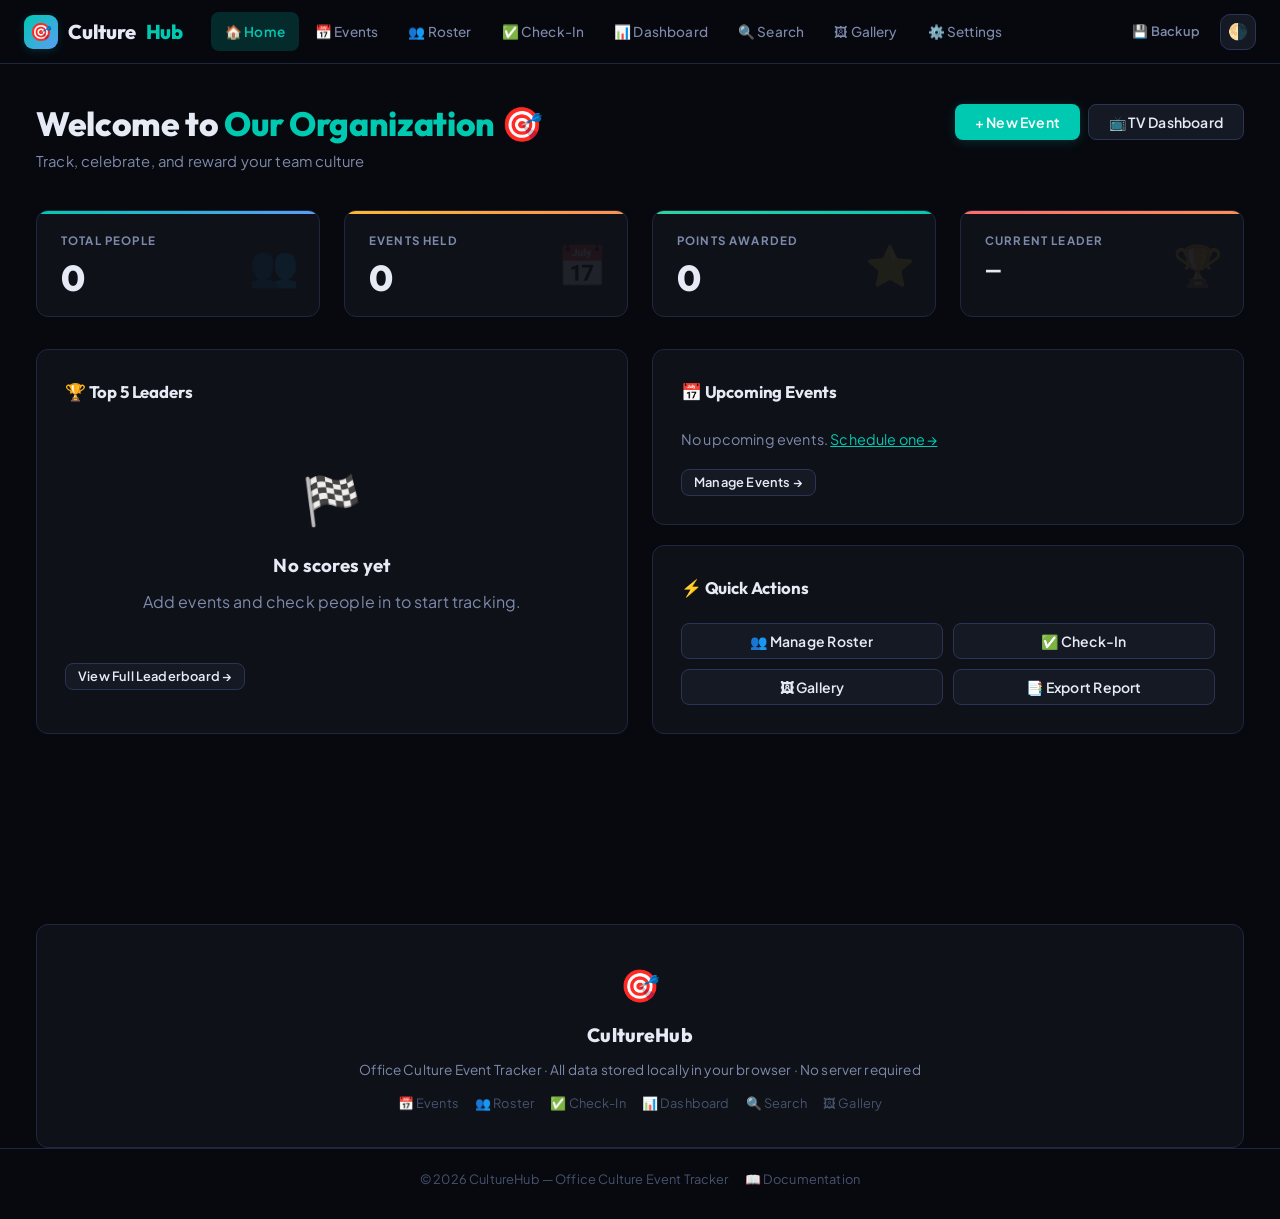
<file: index.html>
<!DOCTYPE html>
<html lang="en">
<head>
<script>(function(){var t=localStorage.getItem("culturehub_theme")||"dark";var a=localStorage.getItem("culturehub_accent")||"teal";if(a==="rose")a="red";document.documentElement.setAttribute("data-theme",t);document.documentElement.setAttribute("data-accent",a);})();</script>
<meta charset="UTF-8"/>
<meta name="viewport" content="width=device-width, initial-scale=1.0"/>
<title>CultureHub — Home</title>
<link rel="stylesheet" href="style.css"/>
</head>
<body>
<div id="nav-root"></div>

<main class="page" id="root"></main>
<div id="about-root"></div>
<div id="footer-root"></div>

<script src="data.js"></script>
<script src="utils.js"></script>
<script>
document.getElementById('nav-root').innerHTML = navHTML();
document.getElementById('about-root').innerHTML = aboutCardHTML();
document.getElementById('footer-root').innerHTML = footerHTML();
setActiveNav();

function render() {
  const events = CH.getEvents();
  const people = CH.getPeople();
  const lb = CH.getLeaderboard();
  const s = CH.getSettings();

  const upcoming = events.filter(e => isUpcoming(e.date)).sort((a,b) => a.date > b.date ? 1 : -1);
  const recent = events.filter(e => !isUpcoming(e.date)).sort((a,b) => a.date < b.date ? 1 : -1).slice(0,3);
  const totalPts = lb.reduce((s,e) => s + e.points, 0);
  const topPerson = lb[0];

  document.getElementById('root').innerHTML = `
    <div class="page-header">
      <div>
        <div class="page-title">Welcome to <span>${s.orgName || 'CultureHub'}</span> 🎯</div>
        <div class="page-subtitle">Track, celebrate, and reward your team culture</div>
      </div>
      <div class="flex gap-2">
        <a href="events.html" class="btn btn-primary">+ New Event</a>
        <a href="dashboard.html" class="btn btn-secondary">📺 TV Dashboard</a>
      </div>
    </div>

    <!-- Stats Row -->
    <div class="grid-4" style="margin-bottom:32px">
      <div class="stat-card accent">
        <div class="stat-label">Total People</div>
        <div class="stat-value">${people.length}</div>
        <div class="stat-icon">👥</div>
      </div>
      <div class="stat-card gold">
        <div class="stat-label">Events Held</div>
        <div class="stat-value">${events.length}</div>
        <div class="stat-icon">📅</div>
      </div>
      <div class="stat-card green">
        <div class="stat-label">Points Awarded</div>
        <div class="stat-value">${totalPts}</div>
        <div class="stat-icon">⭐</div>
      </div>
      <div class="stat-card red">
        <div class="stat-label">Current Leader</div>
        <div class="stat-value" style="font-size:1.2rem">${topPerson ? topPerson.person.name.split(' ')[0] : '—'}</div>
        <div class="stat-icon">🏆</div>
      </div>
    </div>

    <div class="grid-2" style="gap:24px">
      <!-- Top 5 -->
      <div class="card">
        <div class="card-title">🏆 Top 5 Leaders</div>
        ${lb.slice(0,5).length === 0 ? `
          <div class="empty-state" style="padding:30px">
            <span class="empty-icon">🏁</span>
            <h3>No scores yet</h3>
            <p>Add events and check people in to start tracking.</p>
          </div>` :
          lb.slice(0,5).map((e, i) => `
          <div style="display:flex;align-items:center;gap:12px;padding:10px 0;border-bottom:1px solid var(--border)">
            <span style="font-weight:800;font-size:1.1rem;width:28px;text-align:center;${i<3?`color:${['#f5c842','#c0c0c0','#cd7f32'][i]}`:'color:var(--text3)'}">
              ${['🥇','🥈','🥉'][i] || `#${i+1}`}
            </span>
            ${avatarEl(e.person.name,'avatar-sm')}
            <div style="flex:1">
              <div style="font-weight:600;font-size:0.9rem">${e.person.name}</div>
              <div style="font-size:0.75rem;color:var(--text2)">${e.person.team || 'No team'}</div>
            </div>
            <div style="text-align:right">
              <div style="font-weight:800;color:var(--accent)">${e.points} pts</div>
              <div style="font-size:0.7rem;color:var(--text3)">${e.events} events</div>
            </div>
            <div style="width:80px"><div class="progress-bar"><div class="progress-fill" style="width:${lb[0]&&lb[0].points>0?Math.round(e.points/lb[0].points*100):0}%"></div></div></div>
          </div>`).join('')
        }
        <div style="margin-top:16px"><a href="dashboard.html" class="btn btn-secondary btn-sm">View Full Leaderboard →</a></div>
      </div>

      <!-- Upcoming Events -->
      <div>
        <div class="card" style="margin-bottom:20px">
          <div class="card-title">📅 Upcoming Events</div>
          ${upcoming.length === 0 ?
            `<p style="color:var(--text2);font-size:0.9rem">No upcoming events. <a href="events.html" style="color:var(--accent)">Schedule one →</a></p>` :
            upcoming.slice(0,4).map(ev => `
            <div style="display:flex;align-items:center;gap:12px;padding:10px 0;border-bottom:1px solid var(--border)">
              <div style="width:44px;height:44px;border-radius:10px;background:var(--bg3);border:1px solid var(--border2);display:flex;flex-direction:column;align-items:center;justify-content:center;flex-shrink:0">
                <span style="font-size:0.65rem;color:var(--text3);text-transform:uppercase">${ev.date?new Date(ev.date+'T12:00:00').toLocaleString('en',{month:'short'}):'—'}</span>
                <span style="font-weight:800;font-size:1rem;line-height:1">${ev.date?new Date(ev.date+'T12:00:00').getDate():'—'}</span>
              </div>
              <div style="flex:1">
                <div style="font-weight:600;font-size:0.9rem">${ev.title}</div>
                <div style="font-size:0.75rem;color:var(--text2)">${ev.location||'No location'}</div>
              </div>
              ${eventTypeBadge(ev.type)}
            </div>`).join('')
          }
          <div style="margin-top:16px"><a href="events.html" class="btn btn-secondary btn-sm">Manage Events →</a></div>
        </div>

        <!-- Quick Actions -->
        <div class="card">
          <div class="card-title">⚡ Quick Actions</div>
          <div style="display:grid;grid-template-columns:1fr 1fr;gap:10px">
            <a href="roster.html" class="btn btn-secondary" style="justify-content:center">👥 Manage Roster</a>
            <a href="checkin.html" class="btn btn-secondary" style="justify-content:center">✅ Check-In</a>
            <a href="gallery.html" class="btn btn-secondary" style="justify-content:center">🖼 Gallery</a>
            <button class="btn btn-secondary" onclick="generateReport('overview')" style="width:100%;justify-content:center">📑 Export Report</button>
          </div>
        </div>
      </div>
    </div>

    <!-- Recent Events -->
    ${recent.length > 0 ? `
    <div class="card" style="margin-top:24px">
      <div class="card-title">🕐 Recent Events</div>
      <div class="table-wrap">
        <table>
          <thead><tr><th>Event</th><th>Date</th><th>Type</th><th>Attendees</th><th>Points Given</th><th></th></tr></thead>
          <tbody>
            ${recent.map(ev => {
              const attended = ev.attendees.filter(a=>a.checkedIn);
              const pts = attended.reduce((s,a)=>s+a.points,0);
              return `<tr>
                <td><span style="font-weight:600">${ev.title}</span></td>
                <td>${fmtDate(ev.date)}</td>
                <td>${eventTypeBadge(ev.type)}</td>
                <td>${attended.length}</td>
                <td><span style="color:var(--accent);font-weight:700">${pts}</span></td>
                <td><a href="checkin.html?event=${ev.id}" class="btn btn-sm btn-ghost">Details →</a></td>
              </tr>`;
            }).join('')}
          </tbody>
        </table>
      </div>
    </div>` : ''}
  `;
}

window.addEventListener('culturehub:updated', render);
render();
</script>
</body>
</html>
</file>
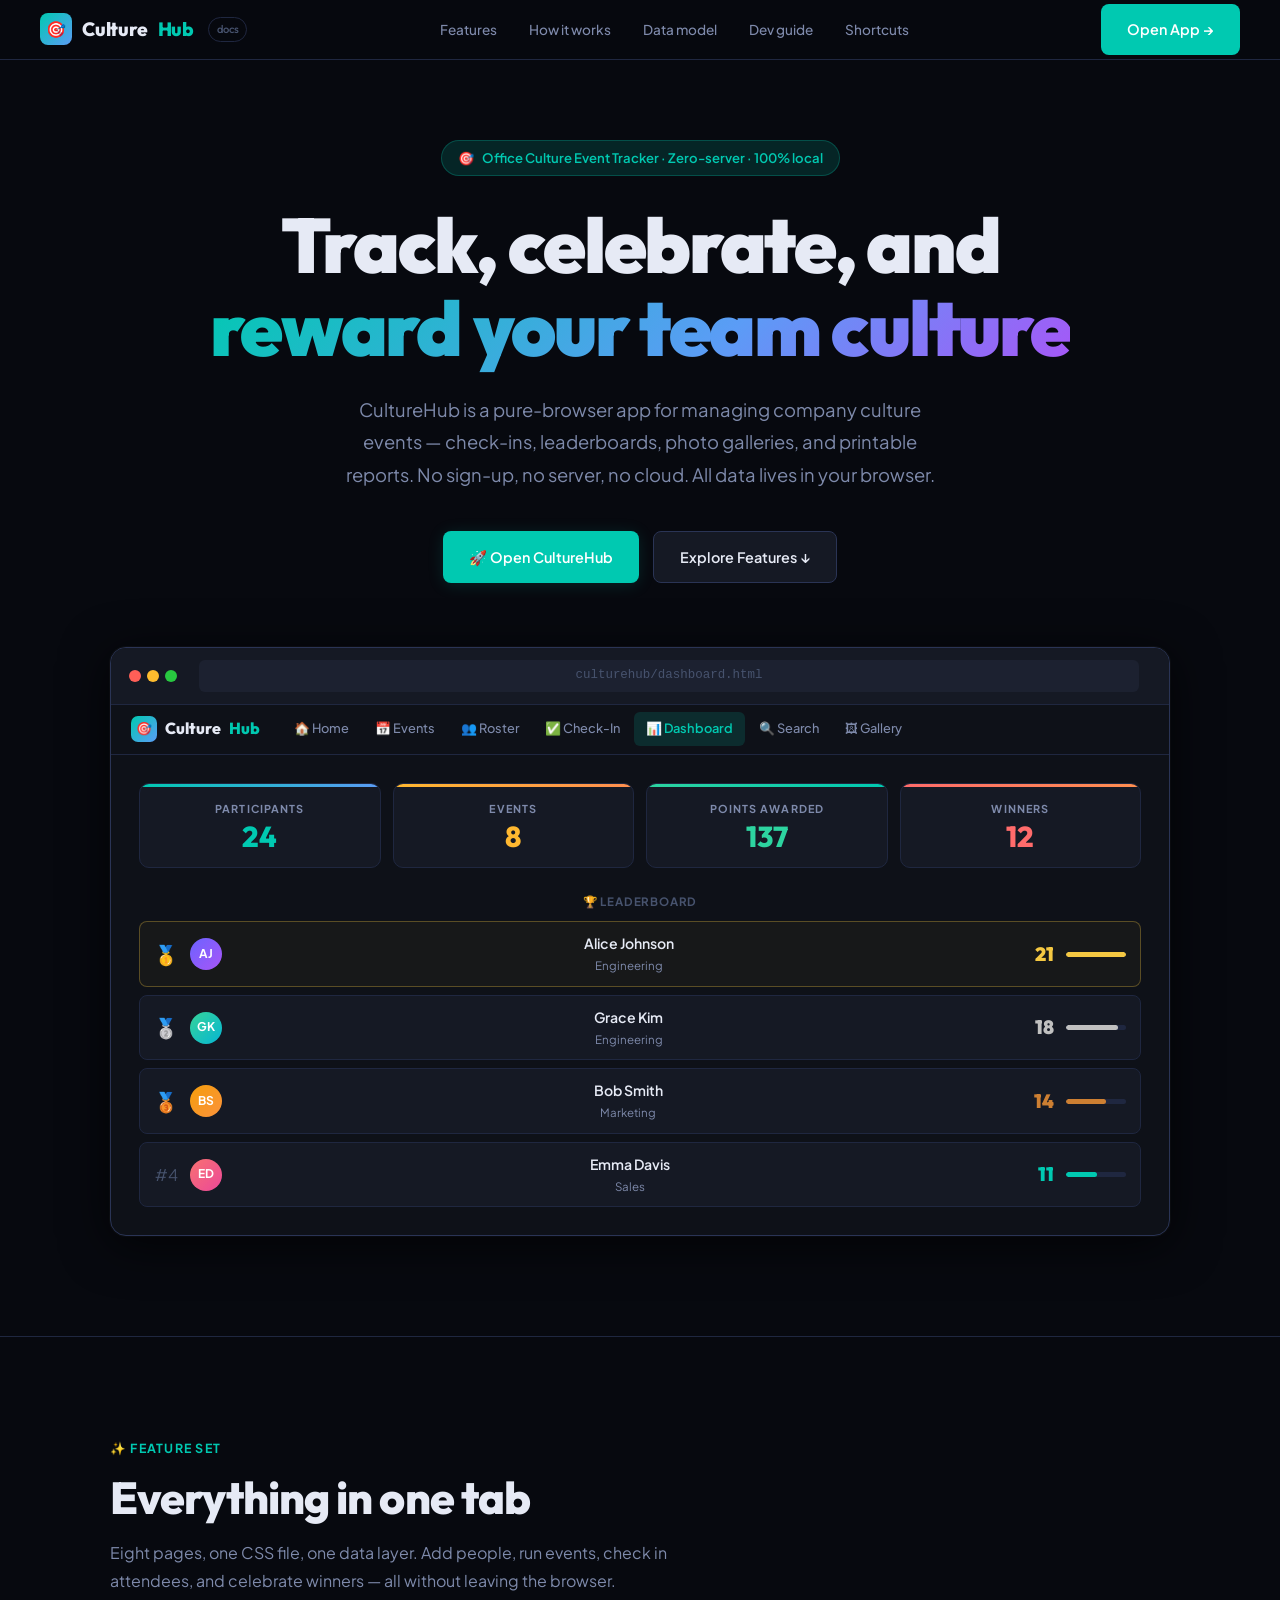
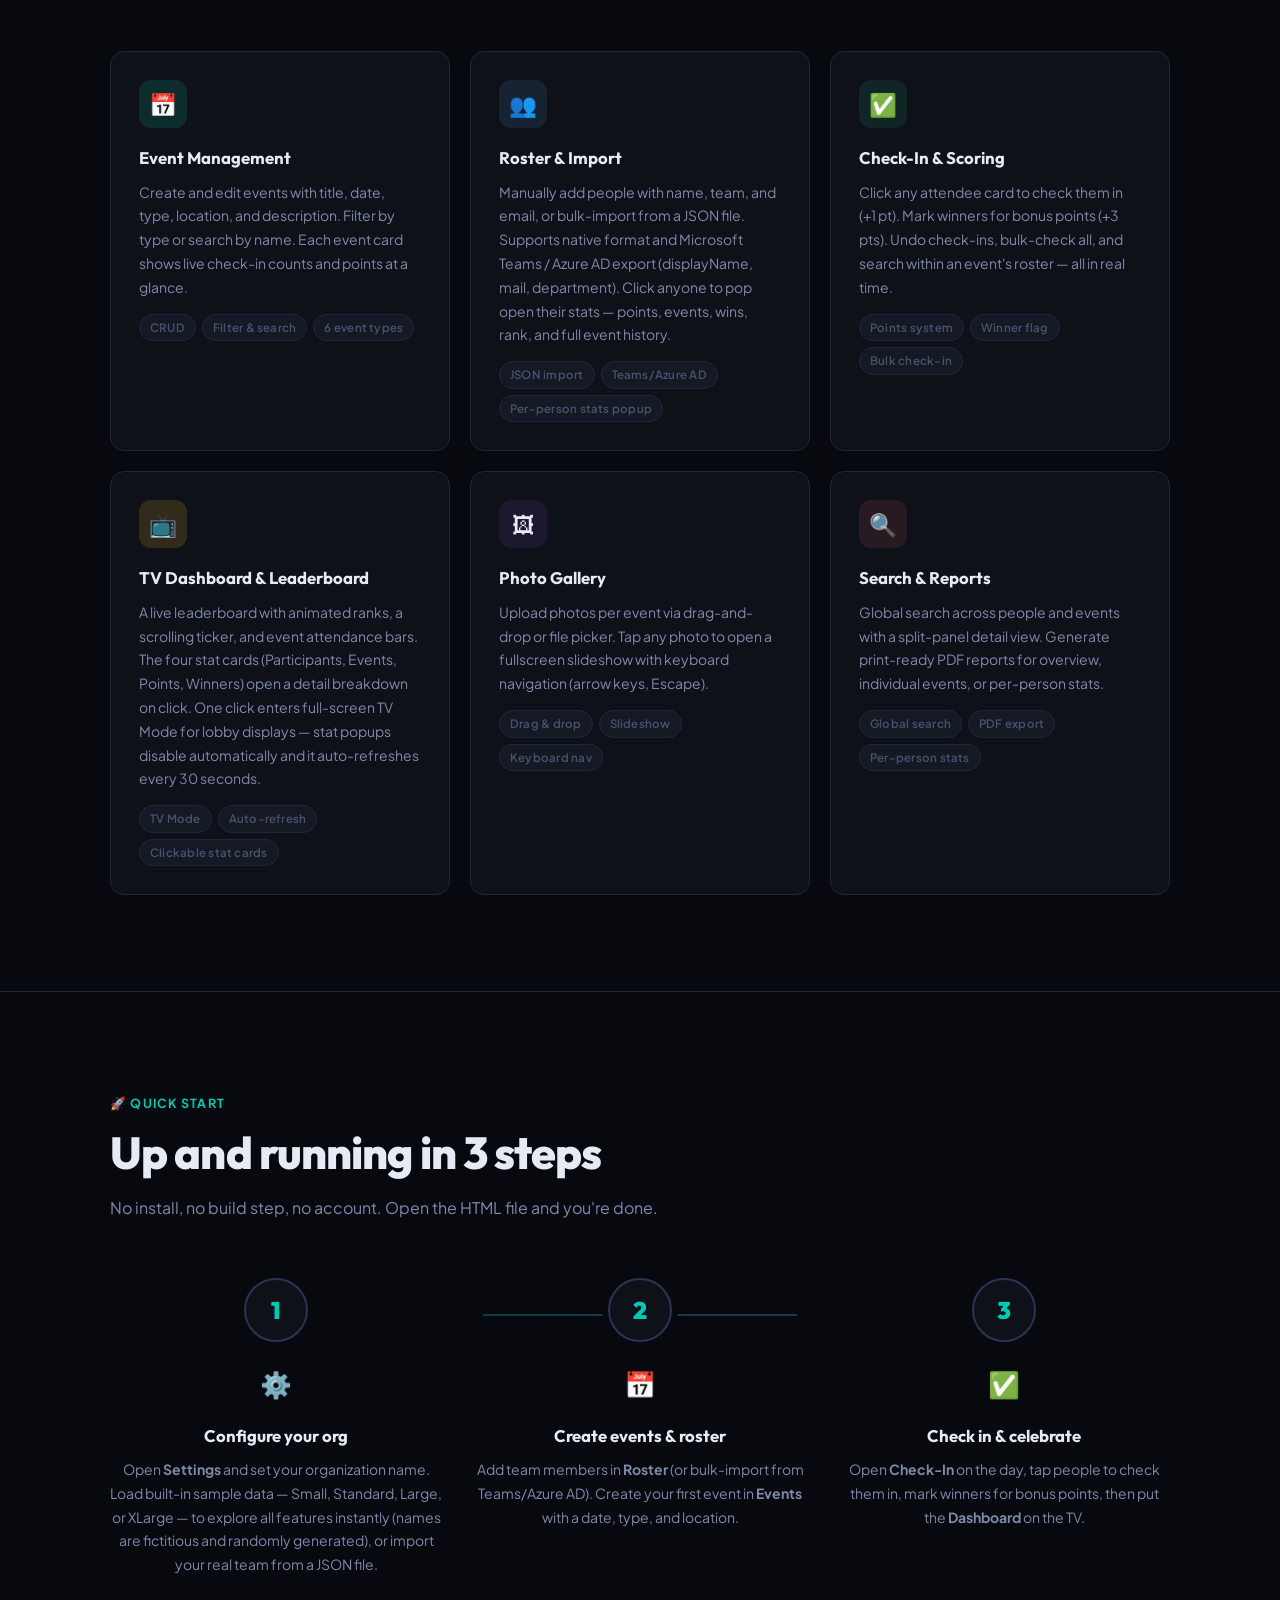
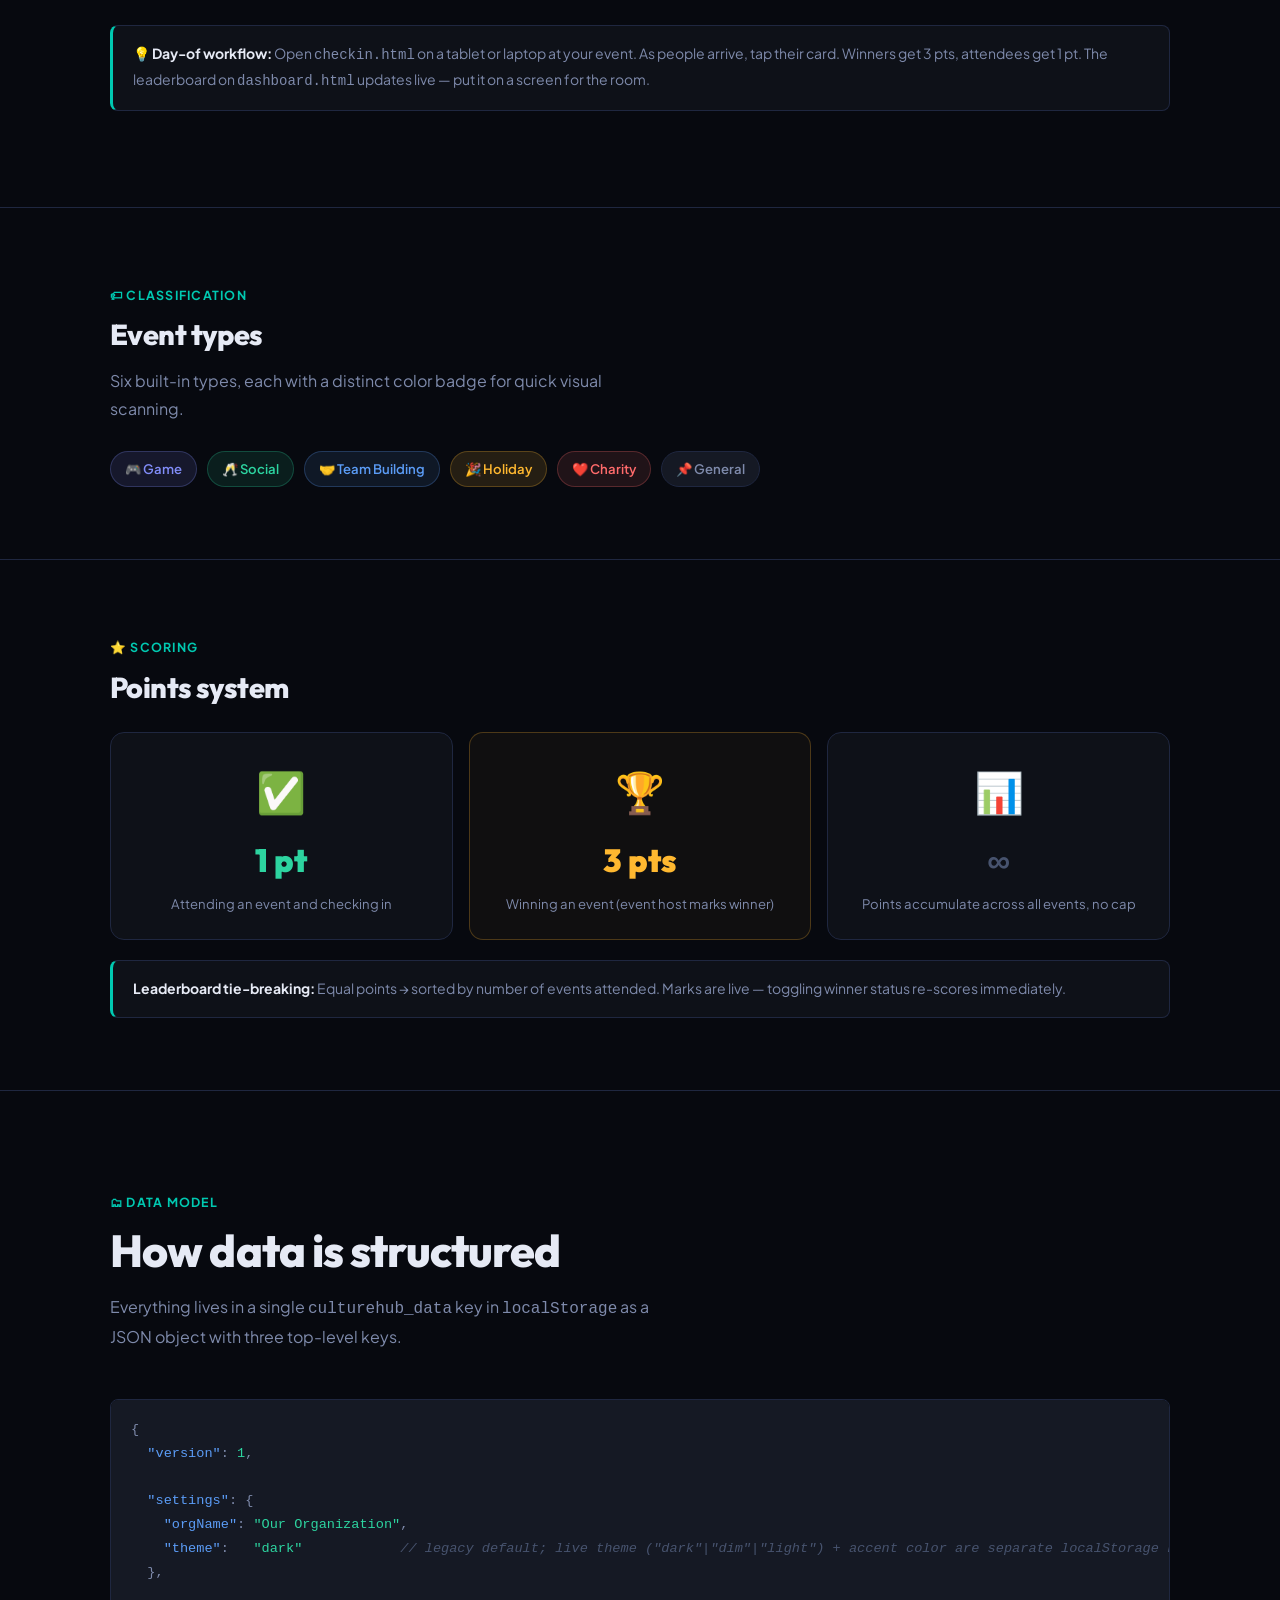
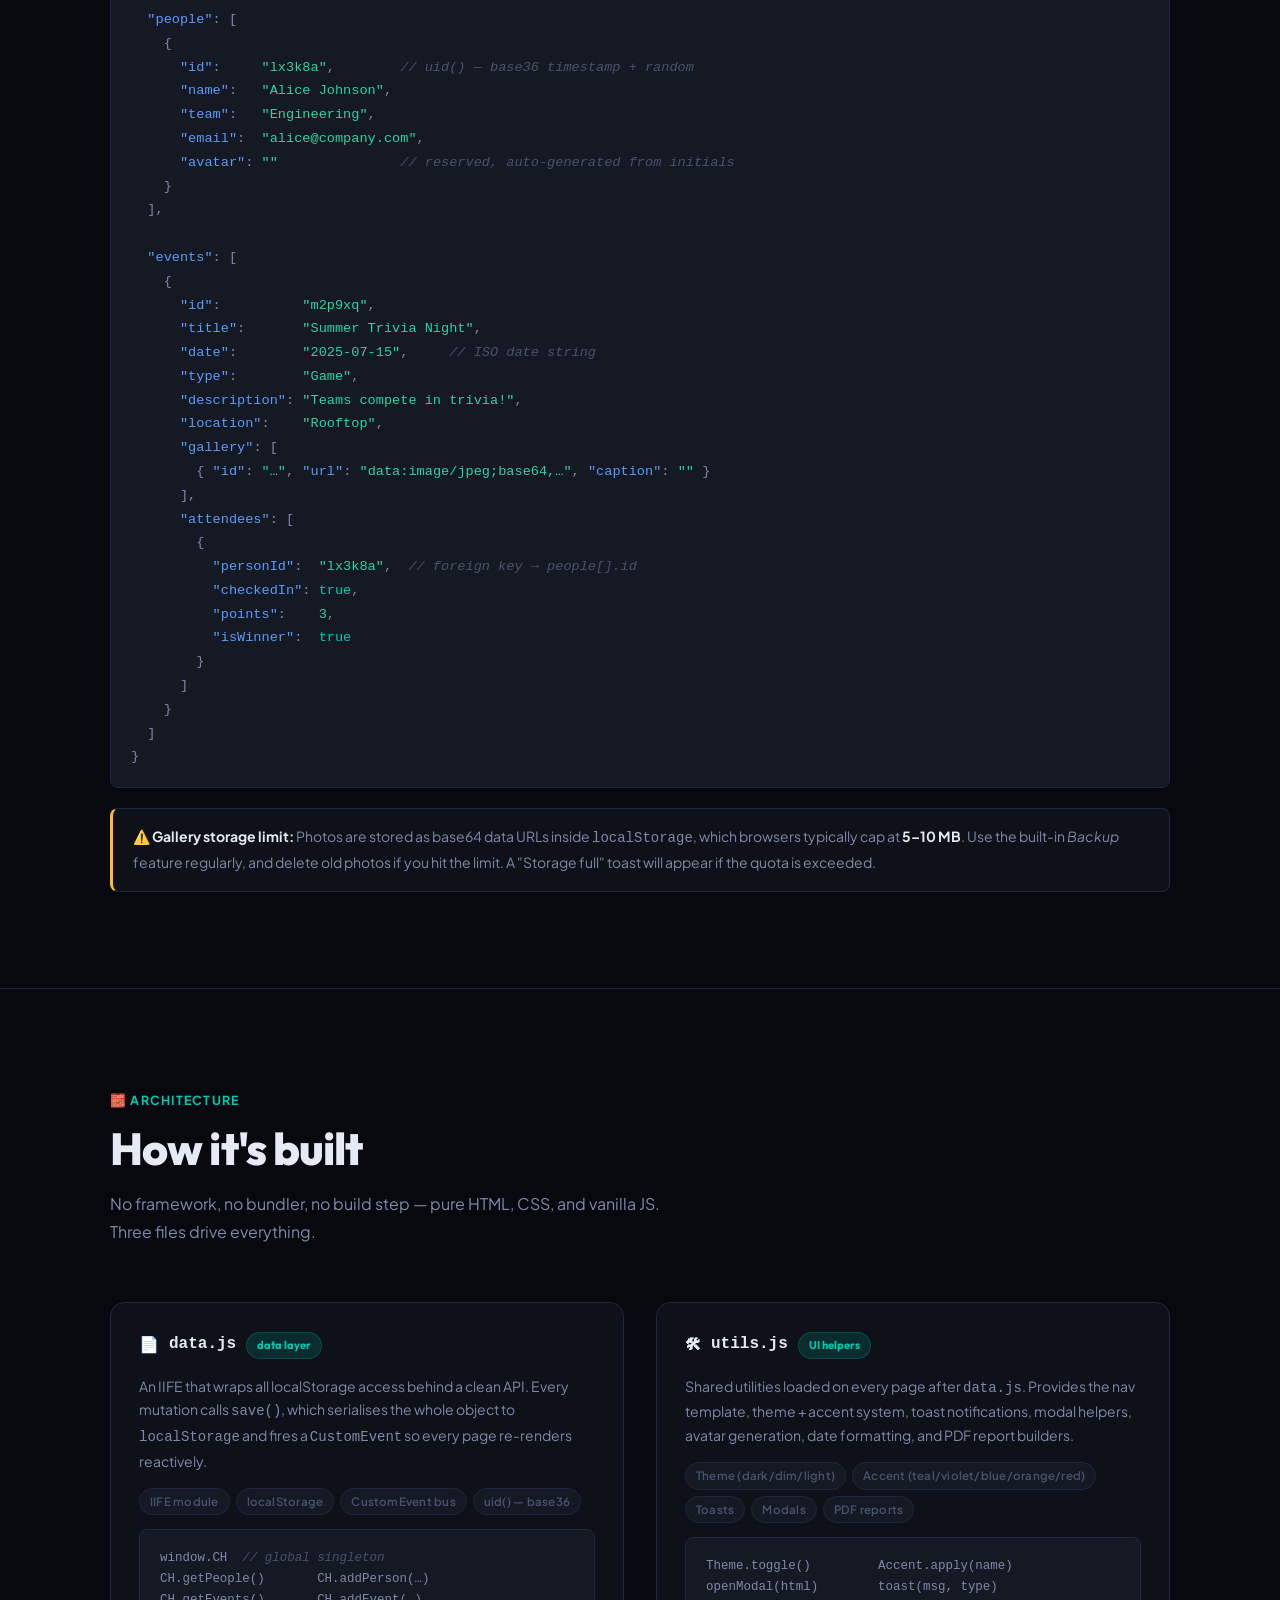
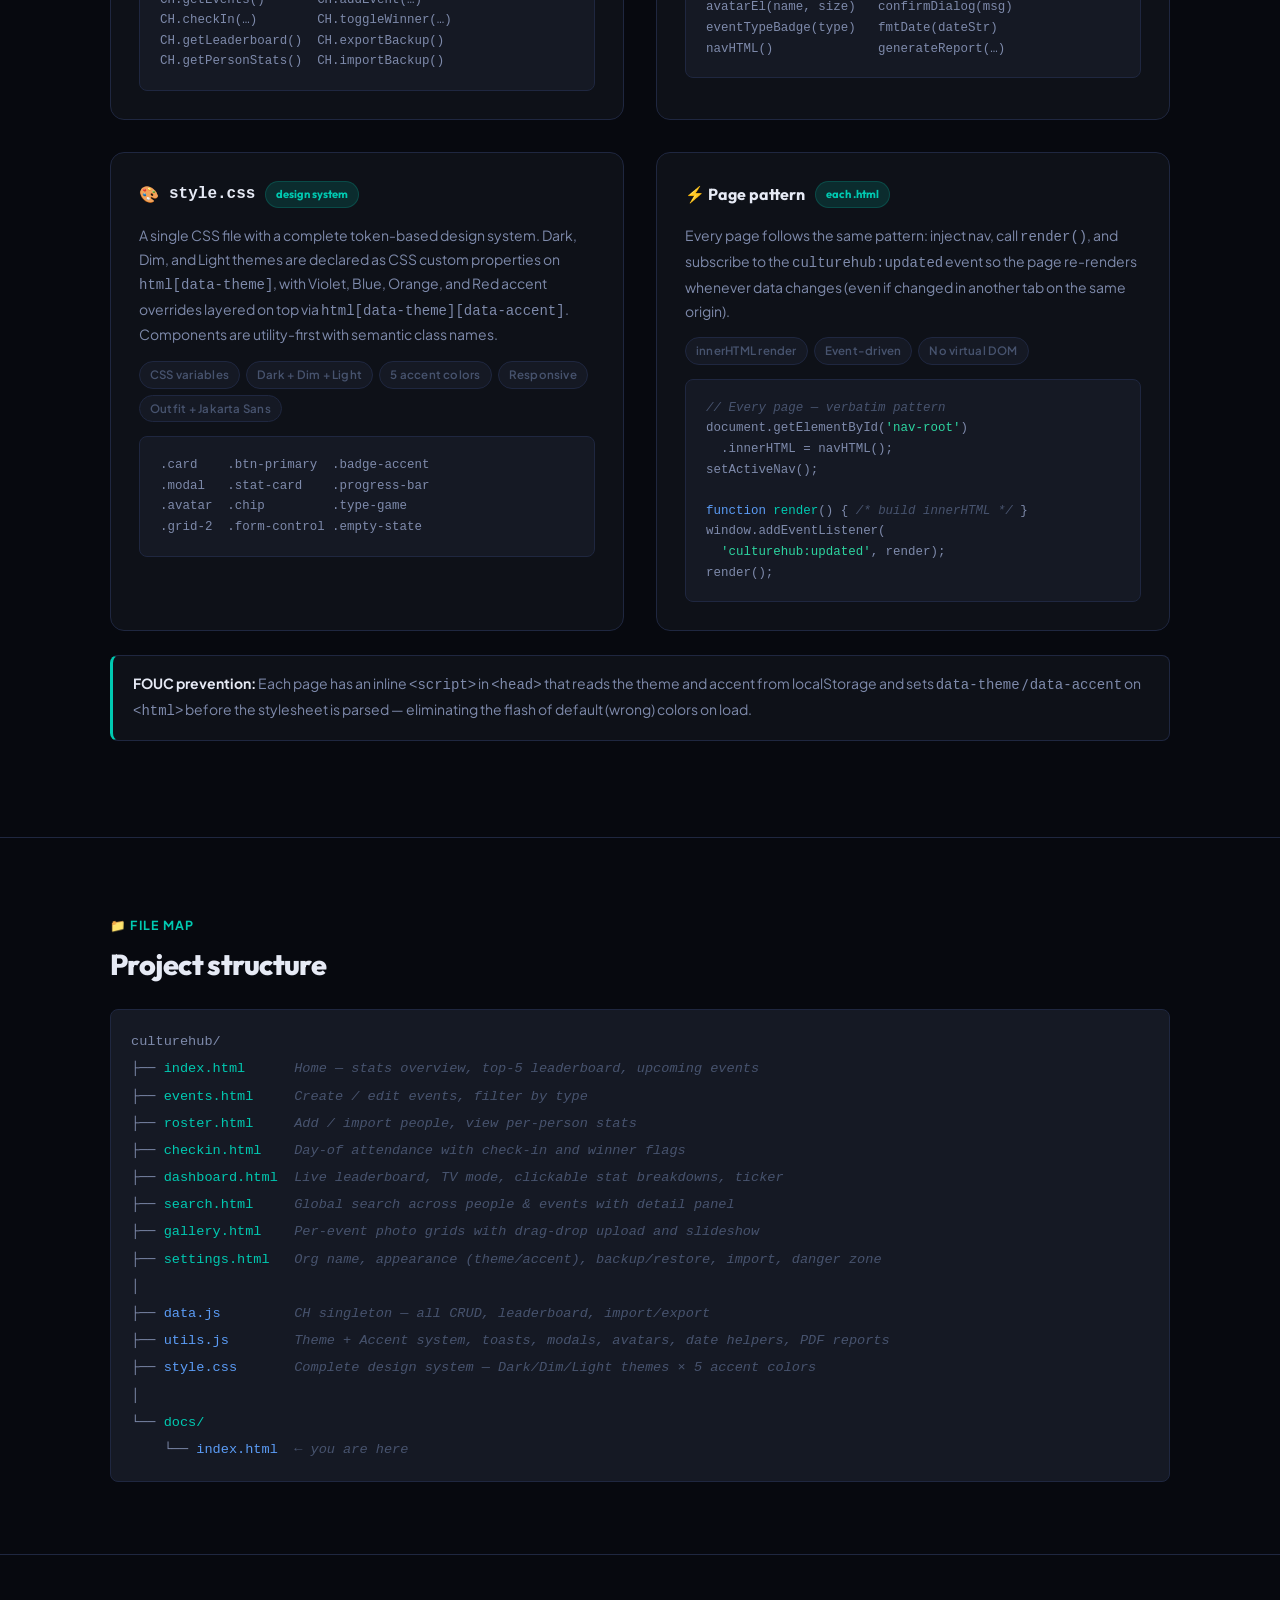
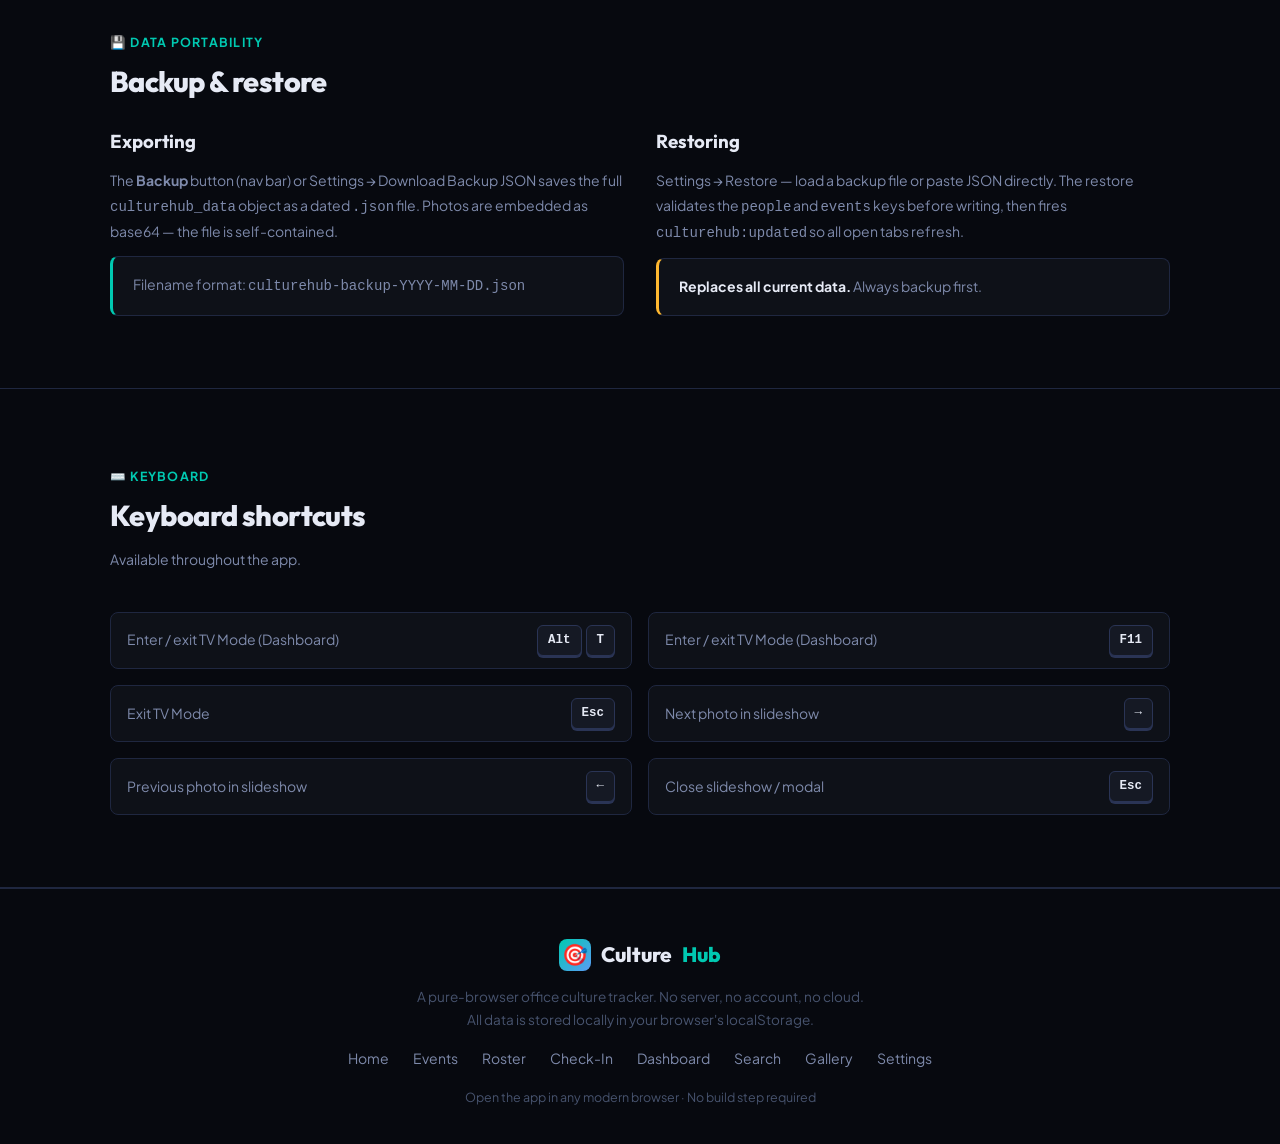
<file: docs/index.html>
<!DOCTYPE html>
<html lang="en">
<head>
<meta charset="UTF-8"/>
<meta name="viewport" content="width=device-width, initial-scale=1.0"/>
<title>CultureHub — Documentation & Overview</title>
<link rel="preconnect" href="https://fonts.googleapis.com"/>
<link rel="preconnect" href="https://fonts.gstatic.com" crossorigin/>
<link href="https://fonts.googleapis.com/css2?family=Outfit:wght@300;400;500;600;700;800;900&family=Plus+Jakarta+Sans:ital,wght@0,300;0,400;0,500;0,600;0,700;0,800;1,400&display=swap" rel="stylesheet"/>
<style>
/* ─── Tokens ────────────────────────────────────────────────── */
:root {
  --bg:       #07090f;
  --bg2:      #0e1118;
  --bg3:      #151924;
  --bg4:      #1c2130;
  --border:   #1f2740;
  --border2:  #2a3455;
  --text:     #e6eaf5;
  --text2:    #7e8aab;
  --text3:    #47536e;
  --accent:   #00c9b1;
  --accent2:  #33d8c3;
  --accent-glow: rgba(0,201,177,0.15);
  --gold:     #ffb830;
  --gold-glow:rgba(255,184,48,0.15);
  --blue:     #5b9cf6;
  --coral:    #ff6b6b;
  --green:    #2dd4a0;
  --purple:   #a855f7;
  --radius:   14px;
  --radius-sm:8px;
  --font-d:   'Outfit', sans-serif;
  --font-b:   'Plus Jakarta Sans', sans-serif;
  --nav-h:    60px;
  --shadow:   0 4px 24px rgba(0,0,0,0.5);
  --shadow-lg:0 8px 48px rgba(0,0,0,0.7);
  color-scheme: dark;
}
*, *::before, *::after { box-sizing: border-box; margin: 0; padding: 0; }
html { scroll-behavior: smooth; font-size: 16px; }
body {
  font-family: var(--font-b);
  background: var(--bg);
  color: var(--text);
  line-height: 1.7;
  -webkit-font-smoothing: antialiased;
}
a { color: var(--accent); text-decoration: none; }
a:hover { text-decoration: underline; }
::-webkit-scrollbar { width: 5px; }
::-webkit-scrollbar-track { background: var(--bg2); }
::-webkit-scrollbar-thumb { background: var(--border2); border-radius: 99px; }

/* ─── Nav ───────────────────────────────────────────────────── */
.nav {
  position: fixed; top: 0; left: 0; right: 0; z-index: 100;
  height: var(--nav-h);
  display: flex; align-items: center; justify-content: space-between;
  padding: 0 40px;
  background: rgba(7,9,15,0.88);
  backdrop-filter: blur(20px);
  -webkit-backdrop-filter: blur(20px);
  border-bottom: 1px solid var(--border);
}
.nav-logo {
  display: flex; align-items: center; gap: 10px;
  font-family: var(--font-d); font-size: 1.2rem; font-weight: 800;
  color: var(--text); letter-spacing: -0.01em;
}
.nav-logo .icon {
  width: 32px; height: 32px; border-radius: 8px;
  background: linear-gradient(135deg, var(--accent), var(--blue));
  display: flex; align-items: center; justify-content: center;
  font-size: 1rem;
}
.nav-logo span { color: var(--accent); }
.nav-links { display: flex; gap: 4px; }
.nav-links a {
  padding: 7px 14px; border-radius: 8px;
  font-size: 0.85rem; font-weight: 500; color: var(--text2);
  transition: all 0.15s;
}
.nav-links a:hover { color: var(--text); background: var(--bg3); text-decoration: none; }
.nav-cta {
  background: var(--accent); color: #fff !important;
  padding: 8px 18px; border-radius: 8px;
  font-weight: 600; font-size: 0.85rem;
  transition: all 0.15s;
}
.nav-cta:hover { background: var(--accent2) !important; transform: translateY(-1px); text-decoration: none !important; }

/* ─── Layout ────────────────────────────────────────────────── */
.section {
  max-width: 1140px; margin: 0 auto;
  padding: 96px 40px;
}
.section-sm { padding: 72px 40px; }

/* ─── Hero ──────────────────────────────────────────────────── */
.hero {
  padding: calc(var(--nav-h) + 80px) 40px 100px;
  max-width: 1140px; margin: 0 auto;
  text-align: center;
}
.hero-badge {
  display: inline-flex; align-items: center; gap: 8px;
  padding: 6px 16px; border-radius: 99px;
  background: var(--accent-glow); border: 1px solid rgba(0,201,177,0.25);
  color: var(--accent); font-size: 0.82rem; font-weight: 600;
  margin-bottom: 28px;
}
.hero-title {
  font-family: var(--font-d);
  font-size: clamp(2.8rem, 6vw, 5rem);
  font-weight: 900; line-height: 1.08;
  letter-spacing: -0.03em;
  margin-bottom: 24px;
}
.hero-title .grad {
  background: linear-gradient(135deg, var(--accent), var(--blue) 60%, var(--purple));
  -webkit-background-clip: text; -webkit-text-fill-color: transparent;
  background-clip: text;
}
.hero-sub {
  font-size: 1.15rem; color: var(--text2); max-width: 600px;
  margin: 0 auto 40px; line-height: 1.75;
}
.hero-actions { display: flex; gap: 14px; justify-content: center; flex-wrap: wrap; }
.btn {
  display: inline-flex; align-items: center; gap: 8px;
  padding: 13px 26px; border-radius: var(--radius-sm);
  font-family: var(--font-b); font-size: 0.9rem; font-weight: 600;
  cursor: pointer; border: none; transition: all 0.16s;
  text-decoration: none; white-space: nowrap;
}
.btn-primary { background: var(--accent); color: #fff; box-shadow: 0 2px 16px var(--accent-glow); }
.btn-primary:hover { background: var(--accent2); transform: translateY(-1px); text-decoration: none; }
.btn-secondary {
  background: var(--bg3); color: var(--text);
  border: 1px solid var(--border2);
}
.btn-secondary:hover { background: var(--bg4); border-color: var(--accent); text-decoration: none; }

/* ─── Mock terminal / preview ───────────────────────────────── */
.hero-visual {
  margin-top: 64px; position: relative;
}
.mock-app {
  background: var(--bg2);
  border: 1px solid var(--border2);
  border-radius: 16px;
  overflow: hidden;
  box-shadow: var(--shadow-lg), 0 0 0 1px rgba(255,255,255,0.04);
}
.mock-titlebar {
  background: var(--bg3);
  border-bottom: 1px solid var(--border);
  padding: 12px 18px;
  display: flex; align-items: center; gap: 10px;
}
.mock-dots { display: flex; gap: 6px; }
.mock-dot {
  width: 12px; height: 12px; border-radius: 50%;
}
.mock-url {
  flex: 1; background: var(--bg4);
  border-radius: 6px; padding: 5px 14px;
  font-size: 0.78rem; color: var(--text3);
  font-family: monospace; margin: 0 12px;
}
.mock-nav-bar {
  background: var(--bg2);
  border-bottom: 1px solid var(--border);
  padding: 0 20px;
  display: flex; align-items: center; gap: 2px;
  height: 50px;
}
.mock-nav-logo {
  font-family: var(--font-d); font-weight: 800; font-size: 1rem;
  color: var(--text); margin-right: 20px;
  display: flex; align-items: center; gap: 8px;
}
.mock-nav-logo .li {
  width: 26px; height: 26px; border-radius: 7px;
  background: linear-gradient(135deg, var(--accent), var(--blue));
  display: flex; align-items: center; justify-content: center;
  font-size: 0.8rem;
}
.mock-nav-logo span { color: var(--accent); }
.mock-link {
  padding: 6px 12px; border-radius: 6px;
  font-size: 0.8rem; font-weight: 500; color: var(--text2);
  white-space: nowrap;
}
.mock-link.active { color: var(--accent); background: var(--accent-glow); font-weight: 600; }
.mock-body { padding: 28px; }

/* stat cards in mock */
.mock-stats { display: grid; grid-template-columns: repeat(4,1fr); gap: 12px; margin-bottom: 24px; }
.mock-stat {
  background: var(--bg3); border: 1px solid var(--border);
  border-radius: 10px; padding: 16px;
  position: relative; overflow: hidden;
}
.mock-stat::before {
  content: ''; position: absolute; top: 0; left: 0; right: 0; height: 3px;
  border-radius: 10px 10px 0 0;
}
.mock-stat.a::before { background: linear-gradient(90deg, var(--accent), var(--blue)); }
.mock-stat.b::before { background: linear-gradient(90deg, var(--gold), #ff8f50); }
.mock-stat.c::before { background: linear-gradient(90deg, var(--green), var(--accent)); }
.mock-stat.d::before { background: linear-gradient(90deg, var(--coral), #ff8f50); }
.mock-stat-label { font-size: 0.68rem; color: var(--text2); text-transform: uppercase; letter-spacing: 0.1em; font-weight: 700; margin-bottom: 4px; }
.mock-stat-val { font-family: var(--font-d); font-size: 1.8rem; font-weight: 800; line-height: 1; }
.mock-stat.a .mock-stat-val { color: var(--accent); }
.mock-stat.b .mock-stat-val { color: var(--gold); }
.mock-stat.c .mock-stat-val { color: var(--green); }
.mock-stat.d .mock-stat-val { color: var(--coral); }

/* leaderboard rows in mock */
.mock-lb { display: flex; flex-direction: column; gap: 8px; }
.mock-lb-row {
  display: flex; align-items: center; gap: 12px;
  background: var(--bg3); border: 1px solid var(--border);
  border-radius: 8px; padding: 10px 14px;
}
.mock-lb-row.gold { border-color: rgba(245,200,66,0.3); background: rgba(245,200,66,0.04); }
.mock-avatar {
  width: 32px; height: 32px; border-radius: 50%;
  display: flex; align-items: center; justify-content: center;
  font-size: 0.75rem; font-weight: 700; color: #fff;
  flex-shrink: 0;
}
.mock-lb-name { font-weight: 600; font-size: 0.88rem; flex: 1; }
.mock-lb-team { font-size: 0.72rem; color: var(--text2); }
.mock-lb-pts { font-family: var(--font-d); font-weight: 900; font-size: 1.2rem; }
.mock-bar-wrap { width: 60px; height: 5px; background: var(--border); border-radius: 99px; overflow: hidden; }
.mock-bar { height: 100%; border-radius: 99px; }

/* ─── Section labels ─────────────────────────────────────────── */
.section-label {
  display: inline-flex; align-items: center; gap: 8px;
  font-size: 0.78rem; font-weight: 700; letter-spacing: 0.1em;
  text-transform: uppercase; color: var(--accent);
  margin-bottom: 12px;
}
.section-title {
  font-family: var(--font-d);
  font-size: clamp(1.8rem, 3.5vw, 2.8rem);
  font-weight: 800; line-height: 1.15;
  letter-spacing: -0.02em; margin-bottom: 16px;
}
.section-sub { font-size: 1rem; color: var(--text2); max-width: 560px; line-height: 1.75; }

/* ─── Feature cards ─────────────────────────────────────────── */
.features-grid {
  display: grid;
  grid-template-columns: repeat(3, 1fr);
  gap: 20px; margin-top: 56px;
}
.feat-card {
  background: var(--bg2); border: 1px solid var(--border);
  border-radius: var(--radius); padding: 28px;
  transition: border-color 0.2s, transform 0.2s;
  position: relative; overflow: hidden;
}
.feat-card::before {
  content: ''; position: absolute; top: 0; left: 0; right: 0; height: 2px;
  background: var(--glow-color, var(--accent));
  opacity: 0; transition: opacity 0.2s;
}
.feat-card:hover { border-color: var(--border2); transform: translateY(-2px); }
.feat-card:hover::before { opacity: 1; }
.feat-icon {
  width: 48px; height: 48px; border-radius: 12px;
  display: flex; align-items: center; justify-content: center;
  font-size: 1.4rem; margin-bottom: 16px;
}
.feat-title {
  font-family: var(--font-d); font-size: 1.05rem; font-weight: 700;
  margin-bottom: 8px;
}
.feat-desc { font-size: 0.875rem; color: var(--text2); line-height: 1.7; }
.feat-tags { display: flex; flex-wrap: wrap; gap: 6px; margin-top: 14px; }
.tag {
  display: inline-flex; padding: 3px 10px; border-radius: 99px;
  font-size: 0.72rem; font-weight: 600; letter-spacing: 0.02em;
  background: var(--bg3); color: var(--text3); border: 1px solid var(--border);
}

/* ─── How it works ──────────────────────────────────────────── */
.divider { border: none; border-top: 1px solid var(--border); margin: 0; }
.steps {
  display: grid; grid-template-columns: repeat(3, 1fr);
  gap: 32px; margin-top: 56px; position: relative;
}
.steps::before {
  content: '';
  position: absolute; top: 36px; left: calc(33.33% + 20px); right: calc(33.33% + 20px);
  height: 2px;
  background: linear-gradient(90deg, var(--accent), var(--blue));
  opacity: 0.3;
}
.step { text-align: center; }
.step-num {
  width: 64px; height: 64px; border-radius: 50%;
  border: 2px solid var(--border2);
  background: var(--bg2);
  display: flex; align-items: center; justify-content: center;
  font-family: var(--font-d); font-size: 1.5rem; font-weight: 900;
  color: var(--accent); margin: 0 auto 20px;
  position: relative; z-index: 1;
  box-shadow: 0 0 0 6px var(--bg);
}
.step-icon { font-size: 1.6rem; display: block; margin: 0 auto 16px; }
.step-title { font-family: var(--font-d); font-weight: 700; font-size: 1.05rem; margin-bottom: 8px; }
.step-desc { font-size: 0.875rem; color: var(--text2); line-height: 1.7; }

/* ─── Architecture ──────────────────────────────────────────── */
.arch-grid { display: grid; grid-template-columns: 1fr 1fr; gap: 32px; margin-top: 56px; }
.arch-card {
  background: var(--bg2); border: 1px solid var(--border);
  border-radius: var(--radius); padding: 28px;
}
.arch-title {
  font-family: var(--font-d); font-weight: 700; font-size: 1rem;
  margin-bottom: 16px; display: flex; align-items: center; gap: 10px;
}
.arch-badge {
  display: inline-flex; padding: 3px 10px; border-radius: 99px;
  font-size: 0.7rem; font-weight: 700;
  background: var(--accent-glow); color: var(--accent); border: 1px solid rgba(0,201,177,0.2);
}

/* Data model diagram */
.data-model {
  display: flex; flex-direction: column; gap: 10px; margin-top: 56px;
  max-width: 800px; margin-left: auto; margin-right: auto;
}
.dm-row { display: flex; align-items: flex-start; gap: 12px; }
.dm-entity {
  background: var(--bg2); border: 1px solid var(--border2);
  border-radius: 10px; padding: 14px 18px; flex: 1;
}
.dm-entity-name {
  font-family: var(--font-d); font-weight: 700; font-size: 0.88rem;
  color: var(--accent); margin-bottom: 8px; display: flex;
  align-items: center; justify-content: space-between;
}
.dm-fields { display: flex; flex-direction: column; gap: 4px; }
.dm-field { font-size: 0.78rem; font-family: monospace; color: var(--text2); }
.dm-field span { color: var(--blue); }
.dm-arrow {
  width: 32px; flex-shrink: 0; display: flex;
  align-items: center; justify-content: center;
  color: var(--text3); font-size: 1.2rem; padding-top: 14px;
}

/* ─── Keyboard shortcuts ────────────────────────────────────── */
.shortcuts-grid {
  display: grid; grid-template-columns: 1fr 1fr; gap: 16px; margin-top: 40px;
}
.shortcut-row {
  display: flex; align-items: center; justify-content: space-between;
  padding: 12px 16px;
  background: var(--bg2); border: 1px solid var(--border);
  border-radius: 8px;
}
.shortcut-desc { font-size: 0.875rem; color: var(--text2); }
.kbd-group { display: flex; gap: 4px; align-items: center; }
kbd {
  display: inline-flex; align-items: center; padding: 4px 10px;
  border-radius: 6px; font-family: monospace; font-size: 0.78rem;
  background: var(--bg3); border: 1px solid var(--border2);
  color: var(--text); font-weight: 600;
  box-shadow: 0 2px 0 var(--border2);
}

/* ─── Storage note ──────────────────────────────────────────── */
.info-box {
  background: var(--bg2); border: 1px solid var(--border);
  border-left: 3px solid var(--accent);
  border-radius: var(--radius-sm); padding: 16px 20px;
  font-size: 0.875rem; color: var(--text2); line-height: 1.7;
  margin-top: 20px;
}
.info-box.warn { border-left-color: var(--gold); }
.info-box strong { color: var(--text); }

/* ─── Event types table ─────────────────────────────────────── */
.types-grid {
  display: flex; flex-wrap: wrap; gap: 10px; margin-top: 20px;
}
.type-chip {
  display: inline-flex; align-items: center; gap: 8px;
  padding: 6px 14px; border-radius: 99px; font-size: 0.82rem; font-weight: 600;
  border: 1px solid transparent;
}
.t-game    { color: #818cf8; background: rgba(129,140,248,0.12); border-color: rgba(129,140,248,0.25); }
.t-social  { color: var(--green); background: rgba(45,212,160,0.1); border-color: rgba(45,212,160,0.25); }
.t-team    { color: var(--blue); background: rgba(91,156,246,0.1); border-color: rgba(91,156,246,0.25); }
.t-holiday { color: var(--gold); background: rgba(255,184,48,0.12); border-color: rgba(255,184,48,0.25); }
.t-charity { color: var(--coral); background: rgba(255,107,107,0.1); border-color: rgba(255,107,107,0.25); }
.t-general { color: var(--text2); background: var(--bg3); border-color: var(--border); }

/* ─── Code blocks ───────────────────────────────────────────── */
pre {
  background: var(--bg3); border: 1px solid var(--border);
  border-radius: var(--radius-sm); padding: 18px 20px;
  font-family: 'Fira Code', 'Cascadia Code', monospace;
  font-size: 0.82rem; line-height: 1.65;
  overflow-x: auto; color: var(--text2);
  margin-top: 14px;
}
pre .k { color: var(--blue); }
pre .s { color: var(--green); }
pre .c { color: var(--text3); font-style: italic; }
pre .p { color: var(--accent); }
pre .n { color: var(--text); }

/* ─── Footer ────────────────────────────────────────────────── */
.footer {
  border-top: 1px solid var(--border);
  padding: 48px 40px;
  text-align: center;
  color: var(--text3); font-size: 0.85rem;
}
.footer .logo {
  font-family: var(--font-d); font-size: 1.3rem; font-weight: 800;
  color: var(--text); margin-bottom: 12px;
  display: flex; align-items: center; justify-content: center; gap: 10px;
}
.footer .logo span { color: var(--accent); }
.footer-links { display: flex; gap: 24px; justify-content: center; margin: 16px 0; }
.footer-links a { color: var(--text2); font-size: 0.875rem; }
.footer-links a:hover { color: var(--accent); }

/* ─── Responsive ─────────────────────────────────────────────── */
@media (max-width: 900px) {
  .features-grid, .steps, .arch-grid { grid-template-columns: 1fr; }
  .mock-stats { grid-template-columns: 1fr 1fr; }
  .shortcuts-grid { grid-template-columns: 1fr; }
  .nav-links { display: none; }
  .section, .hero { padding-left: 24px; padding-right: 24px; }
  .steps::before { display: none; }
}

/* ─── Animations ─────────────────────────────────────────────── */
@keyframes fadeInUp {
  from { opacity: 0; transform: translateY(24px); }
  to   { opacity: 1; transform: translateY(0); }
}
.hero-badge, .hero-title, .hero-sub, .hero-actions { animation: fadeInUp 0.6s ease backwards; }
.hero-badge  { animation-delay: 0s; }
.hero-title  { animation-delay: 0.08s; }
.hero-sub    { animation-delay: 0.16s; }
.hero-actions{ animation-delay: 0.24s; }
.hero-visual { animation: fadeInUp 0.7s ease 0.32s backwards; }
</style>
</head>
<body>

<!-- ── Nav ──────────────────────────────────────────────────── -->
<header class="nav">
  <div class="nav-logo">
    <div class="icon">🎯</div>
    Culture<span>Hub</span>
    <span style="font-size:0.7rem;font-weight:500;color:var(--text3);border:1px solid var(--border);padding:2px 8px;border-radius:99px;margin-left:4px">docs</span>
  </div>
  <nav class="nav-links">
    <a href="#features">Features</a>
    <a href="#how-it-works">How it works</a>
    <a href="#data-model">Data model</a>
    <a href="#dev-guide">Dev guide</a>
    <a href="#shortcuts">Shortcuts</a>
  </nav>
  <a href="../index.html" class="btn nav-cta">Open App →</a>
</header>

<!-- ── Hero ─────────────────────────────────────────────────── -->
<section class="hero">
  <div class="hero-badge">
    <span>🎯</span> Office Culture Event Tracker · Zero-server · 100% local
  </div>

  <h1 class="hero-title">
    Track, celebrate, and<br>
    <span class="grad">reward your team culture</span>
  </h1>

  <p class="hero-sub">
    CultureHub is a pure-browser app for managing company culture events —
    check-ins, leaderboards, photo galleries, and printable reports.
    No sign-up, no server, no cloud. All data lives in your browser.
  </p>

  <div class="hero-actions">
    <a href="../index.html" class="btn btn-primary">🚀 Open CultureHub</a>
    <a href="#features" class="btn btn-secondary">Explore Features ↓</a>
  </div>

  <!-- App mock-up -->
  <div class="hero-visual">
    <div class="mock-app">
      <div class="mock-titlebar">
        <div class="mock-dots">
          <div class="mock-dot" style="background:#ff5f57"></div>
          <div class="mock-dot" style="background:#febc2e"></div>
          <div class="mock-dot" style="background:#28c840"></div>
        </div>
        <div class="mock-url">culturehub/dashboard.html</div>
      </div>

      <div class="mock-nav-bar">
        <div class="mock-nav-logo">
          <div class="li">🎯</div>
          Culture<span>Hub</span>
        </div>
        <div class="mock-link">🏠 Home</div>
        <div class="mock-link">📅 Events</div>
        <div class="mock-link">👥 Roster</div>
        <div class="mock-link">✅ Check-In</div>
        <div class="mock-link active">📊 Dashboard</div>
        <div class="mock-link">🔍 Search</div>
        <div class="mock-link">🖼 Gallery</div>
      </div>

      <div class="mock-body">
        <div class="mock-stats">
          <div class="mock-stat a">
            <div class="mock-stat-label">Participants</div>
            <div class="mock-stat-val">24</div>
          </div>
          <div class="mock-stat b">
            <div class="mock-stat-label">Events</div>
            <div class="mock-stat-val">8</div>
          </div>
          <div class="mock-stat c">
            <div class="mock-stat-label">Points Awarded</div>
            <div class="mock-stat-val">137</div>
          </div>
          <div class="mock-stat d">
            <div class="mock-stat-label">Winners</div>
            <div class="mock-stat-val">12</div>
          </div>
        </div>

        <div style="font-size:0.72rem;color:var(--text3);text-transform:uppercase;letter-spacing:0.07em;font-weight:700;padding:0 4px;margin-bottom:10px">🏆 Leaderboard</div>

        <div class="mock-lb">
          <div class="mock-lb-row gold">
            <span style="font-size:1.2rem;width:24px;text-align:center">🥇</span>
            <div class="mock-avatar" style="background:linear-gradient(135deg,#6c63ff,#a855f7)">AJ</div>
            <div style="flex:1;min-width:0">
              <div class="mock-lb-name">Alice Johnson</div>
              <div class="mock-lb-team">Engineering</div>
            </div>
            <div class="mock-lb-pts" style="color:#f5c842">21</div>
            <div class="mock-bar-wrap">
              <div class="mock-bar" style="width:100%;background:#f5c842"></div>
            </div>
          </div>
          <div class="mock-lb-row">
            <span style="font-size:1.2rem;width:24px;text-align:center">🥈</span>
            <div class="mock-avatar" style="background:linear-gradient(135deg,#36d399,#06b6d4)">GK</div>
            <div style="flex:1;min-width:0">
              <div class="mock-lb-name">Grace Kim</div>
              <div class="mock-lb-team">Engineering</div>
            </div>
            <div class="mock-lb-pts" style="color:#c0c0c0">18</div>
            <div class="mock-bar-wrap">
              <div class="mock-bar" style="width:86%;background:#c0c0c0"></div>
            </div>
          </div>
          <div class="mock-lb-row">
            <span style="font-size:1.2rem;width:24px;text-align:center">🥉</span>
            <div class="mock-avatar" style="background:linear-gradient(135deg,#f59e0b,#fb923c)">BS</div>
            <div style="flex:1;min-width:0">
              <div class="mock-lb-name">Bob Smith</div>
              <div class="mock-lb-team">Marketing</div>
            </div>
            <div class="mock-lb-pts" style="color:#cd7f32">14</div>
            <div class="mock-bar-wrap">
              <div class="mock-bar" style="width:67%;background:#cd7f32"></div>
            </div>
          </div>
          <div class="mock-lb-row">
            <span style="font-size:1rem;width:24px;text-align:center;color:var(--text3)">#4</span>
            <div class="mock-avatar" style="background:linear-gradient(135deg,#f87171,#ec4899)">ED</div>
            <div style="flex:1;min-width:0">
              <div class="mock-lb-name">Emma Davis</div>
              <div class="mock-lb-team">Sales</div>
            </div>
            <div class="mock-lb-pts" style="color:var(--accent)">11</div>
            <div class="mock-bar-wrap">
              <div class="mock-bar" style="width:52%;background:var(--accent)"></div>
            </div>
          </div>
        </div>
      </div>
    </div>
  </div>
</section>

<hr class="divider"/>

<!-- ── Features ──────────────────────────────────────────────── -->
<section class="section" id="features">
  <div class="section-label">✨ Feature set</div>
  <h2 class="section-title">Everything in one tab</h2>
  <p class="section-sub">Eight pages, one CSS file, one data layer.
    Add people, run events, check in attendees, and celebrate winners — all without leaving the browser.</p>

  <div class="features-grid">

    <div class="feat-card" style="--glow-color:linear-gradient(90deg,var(--accent),var(--blue))">
      <div class="feat-icon" style="background:var(--accent-glow)">📅</div>
      <div class="feat-title">Event Management</div>
      <div class="feat-desc">
        Create and edit events with title, date, type, location, and description.
        Filter by type or search by name. Each event card shows live check-in counts and points at a glance.
      </div>
      <div class="feat-tags">
        <span class="tag">CRUD</span>
        <span class="tag">Filter &amp; search</span>
        <span class="tag">6 event types</span>
      </div>
    </div>

    <div class="feat-card" style="--glow-color:linear-gradient(90deg,var(--blue),var(--purple))">
      <div class="feat-icon" style="background:rgba(91,156,246,0.12)">👥</div>
      <div class="feat-title">Roster &amp; Import</div>
      <div class="feat-desc">
        Manually add people with name, team, and email, or bulk-import from a JSON file.
        Supports native format and Microsoft Teams / Azure AD export (displayName, mail, department).
        Click anyone to pop open their stats — points, events, wins, rank, and full event history.
      </div>
      <div class="feat-tags">
        <span class="tag">JSON import</span>
        <span class="tag">Teams/Azure AD</span>
        <span class="tag">Per-person stats popup</span>
      </div>
    </div>

    <div class="feat-card" style="--glow-color:linear-gradient(90deg,var(--green),var(--accent))">
      <div class="feat-icon" style="background:rgba(45,212,160,0.1)">✅</div>
      <div class="feat-title">Check-In &amp; Scoring</div>
      <div class="feat-desc">
        Click any attendee card to check them in (+1 pt). Mark winners for bonus points (+3 pts).
        Undo check-ins, bulk-check all, and search within an event's roster — all in real time.
      </div>
      <div class="feat-tags">
        <span class="tag">Points system</span>
        <span class="tag">Winner flag</span>
        <span class="tag">Bulk check-in</span>
      </div>
    </div>

    <div class="feat-card" style="--glow-color:linear-gradient(90deg,var(--gold),#ff8f50)">
      <div class="feat-icon" style="background:var(--gold-glow)">📺</div>
      <div class="feat-title">TV Dashboard &amp; Leaderboard</div>
      <div class="feat-desc">
        A live leaderboard with animated ranks, a scrolling ticker, and event attendance bars.
        The four stat cards (Participants, Events, Points, Winners) open a detail breakdown on click.
        One click enters full-screen TV Mode for lobby displays — stat popups disable automatically and it auto-refreshes every 30 seconds.
      </div>
      <div class="feat-tags">
        <span class="tag">TV Mode</span>
        <span class="tag">Auto-refresh</span>
        <span class="tag">Clickable stat cards</span>
      </div>
    </div>

    <div class="feat-card" style="--glow-color:linear-gradient(90deg,var(--purple),#ec4899)">
      <div class="feat-icon" style="background:rgba(168,85,247,0.1)">🖼</div>
      <div class="feat-title">Photo Gallery</div>
      <div class="feat-desc">
        Upload photos per event via drag-and-drop or file picker. Tap any photo to open a
        fullscreen slideshow with keyboard navigation (arrow keys, Escape).
      </div>
      <div class="feat-tags">
        <span class="tag">Drag &amp; drop</span>
        <span class="tag">Slideshow</span>
        <span class="tag">Keyboard nav</span>
      </div>
    </div>

    <div class="feat-card" style="--glow-color:linear-gradient(90deg,var(--coral),var(--gold))">
      <div class="feat-icon" style="background:rgba(255,107,107,0.1)">🔍</div>
      <div class="feat-title">Search &amp; Reports</div>
      <div class="feat-desc">
        Global search across people and events with a split-panel detail view.
        Generate print-ready PDF reports for overview, individual events, or per-person stats.
      </div>
      <div class="feat-tags">
        <span class="tag">Global search</span>
        <span class="tag">PDF export</span>
        <span class="tag">Per-person stats</span>
      </div>
    </div>

  </div>
</section>

<hr class="divider"/>

<!-- ── How it works ──────────────────────────────────────────── -->
<section class="section" id="how-it-works">
  <div class="section-label">🚀 Quick start</div>
  <h2 class="section-title">Up and running in 3 steps</h2>
  <p class="section-sub">No install, no build step, no account. Open the HTML file and you're done.</p>

  <div class="steps">
    <div class="step">
      <div class="step-num">1</div>
      <span class="step-icon">⚙️</span>
      <div class="step-title">Configure your org</div>
      <div class="step-desc">
        Open <strong>Settings</strong> and set your organization name.
        Load built-in sample data — Small, Standard, Large, or XLarge — to explore all features instantly
        (names are fictitious and randomly generated), or import your real team from a JSON file.
      </div>
    </div>
    <div class="step">
      <div class="step-num">2</div>
      <span class="step-icon">📅</span>
      <div class="step-title">Create events &amp; roster</div>
      <div class="step-desc">
        Add team members in <strong>Roster</strong> (or bulk-import from Teams/Azure AD).
        Create your first event in <strong>Events</strong> with a date, type, and location.
      </div>
    </div>
    <div class="step">
      <div class="step-num">3</div>
      <span class="step-icon">✅</span>
      <div class="step-title">Check in &amp; celebrate</div>
      <div class="step-desc">
        Open <strong>Check-In</strong> on the day, tap people to check them in,
        mark winners for bonus points, then put the <strong>Dashboard</strong> on the TV.
      </div>
    </div>
  </div>

  <div class="info-box" style="margin-top:48px">
    <strong>💡 Day-of workflow:</strong>
    Open <code>checkin.html</code> on a tablet or laptop at your event.
    As people arrive, tap their card. Winners get 3 pts, attendees get 1 pt.
    The leaderboard on <code>dashboard.html</code> updates live — put it on a screen for the room.
  </div>
</section>

<hr class="divider"/>

<!-- ── Event types ────────────────────────────────────────────── -->
<section class="section section-sm" id="event-types">
  <div class="section-label">🏷 Classification</div>
  <h2 class="section-title" style="font-size:1.8rem">Event types</h2>
  <p class="section-sub">Six built-in types, each with a distinct color badge for quick visual scanning.</p>
  <div class="types-grid" style="margin-top:28px">
    <span class="type-chip t-game">🎮 Game</span>
    <span class="type-chip t-social">🥂 Social</span>
    <span class="type-chip t-team">🤝 Team Building</span>
    <span class="type-chip t-holiday">🎉 Holiday</span>
    <span class="type-chip t-charity">❤️ Charity</span>
    <span class="type-chip t-general">📌 General</span>
  </div>
</section>

<hr class="divider"/>

<!-- ── Points system ──────────────────────────────────────────── -->
<section class="section section-sm" id="points">
  <div class="section-label">⭐ Scoring</div>
  <h2 class="section-title" style="font-size:1.8rem">Points system</h2>

  <div style="display:grid;grid-template-columns:1fr 1fr 1fr;gap:16px;margin-top:28px">
    <div style="background:var(--bg2);border:1px solid var(--border);border-radius:var(--radius);padding:24px;text-align:center">
      <div style="font-size:2.5rem;margin-bottom:8px">✅</div>
      <div style="font-family:var(--font-d);font-size:2rem;font-weight:900;color:var(--green)">1 pt</div>
      <div style="font-size:0.82rem;color:var(--text2);margin-top:6px">Attending an event and checking in</div>
    </div>
    <div style="background:var(--bg2);border:1px solid rgba(255,184,48,0.25);border-radius:var(--radius);padding:24px;text-align:center;background:rgba(255,184,48,0.04)">
      <div style="font-size:2.5rem;margin-bottom:8px">🏆</div>
      <div style="font-family:var(--font-d);font-size:2rem;font-weight:900;color:var(--gold)">3 pts</div>
      <div style="font-size:0.82rem;color:var(--text2);margin-top:6px">Winning an event (event host marks winner)</div>
    </div>
    <div style="background:var(--bg2);border:1px solid var(--border);border-radius:var(--radius);padding:24px;text-align:center">
      <div style="font-size:2.5rem;margin-bottom:8px">📊</div>
      <div style="font-family:var(--font-d);font-size:2rem;font-weight:900;color:var(--text3)">∞</div>
      <div style="font-size:0.82rem;color:var(--text2);margin-top:6px">Points accumulate across all events, no cap</div>
    </div>
  </div>

  <div class="info-box" style="margin-top:20px">
    <strong>Leaderboard tie-breaking:</strong> Equal points → sorted by number of events attended.
    Marks are live — toggling winner status re-scores immediately.
  </div>
</section>

<hr class="divider"/>

<!-- ── Data model ─────────────────────────────────────────────── -->
<section class="section" id="data-model">
  <div class="section-label">🗂 Data model</div>
  <h2 class="section-title">How data is structured</h2>
  <p class="section-sub">Everything lives in a single <code>culturehub_data</code> key in <code>localStorage</code>
    as a JSON object with three top-level keys.</p>

  <div style="margin-top:48px">
    <pre style="font-size:0.85rem;line-height:1.75">{
  <span class="k">"version"</span>: <span class="s">1</span>,

  <span class="k">"settings"</span>: {
    <span class="k">"orgName"</span>: <span class="s">"Our Organization"</span>,
    <span class="k">"theme"</span>:   <span class="s">"dark"</span>            <span class="c">// legacy default; live theme ("dark"|"dim"|"light") + accent color are separate localStorage keys</span>
  },

  <span class="k">"people"</span>: [
    {
      <span class="k">"id"</span>:     <span class="s">"lx3k8a"</span>,        <span class="c">// uid() — base36 timestamp + random</span>
      <span class="k">"name"</span>:   <span class="s">"Alice Johnson"</span>,
      <span class="k">"team"</span>:   <span class="s">"Engineering"</span>,
      <span class="k">"email"</span>:  <span class="s">"alice@company.com"</span>,
      <span class="k">"avatar"</span>: <span class="s">""</span>               <span class="c">// reserved, auto-generated from initials</span>
    }
  ],

  <span class="k">"events"</span>: [
    {
      <span class="k">"id"</span>:          <span class="s">"m2p9xq"</span>,
      <span class="k">"title"</span>:       <span class="s">"Summer Trivia Night"</span>,
      <span class="k">"date"</span>:        <span class="s">"2025-07-15"</span>,     <span class="c">// ISO date string</span>
      <span class="k">"type"</span>:        <span class="s">"Game"</span>,
      <span class="k">"description"</span>: <span class="s">"Teams compete in trivia!"</span>,
      <span class="k">"location"</span>:    <span class="s">"Rooftop"</span>,
      <span class="k">"gallery"</span>: [
        { <span class="k">"id"</span>: <span class="s">"…"</span>, <span class="k">"url"</span>: <span class="s">"data:image/jpeg;base64,…"</span>, <span class="k">"caption"</span>: <span class="s">""</span> }
      ],
      <span class="k">"attendees"</span>: [
        {
          <span class="k">"personId"</span>:  <span class="s">"lx3k8a"</span>,  <span class="c">// foreign key → people[].id</span>
          <span class="k">"checkedIn"</span>: <span class="p">true</span>,
          <span class="k">"points"</span>:    <span class="s">3</span>,
          <span class="k">"isWinner"</span>:  <span class="p">true</span>
        }
      ]
    }
  ]
}</pre>
  </div>

  <div class="info-box warn" style="margin-top:20px">
    <strong>⚠️ Gallery storage limit:</strong>
    Photos are stored as base64 data URLs inside <code>localStorage</code>, which browsers typically
    cap at <strong>5–10 MB</strong>. Use the built-in <em>Backup</em> feature regularly,
    and delete old photos if you hit the limit.
    A "Storage full" toast will appear if the quota is exceeded.
  </div>
</section>

<hr class="divider"/>

<!-- ── Architecture ───────────────────────────────────────────── -->
<section class="section" id="dev-guide">
  <div class="section-label">🧱 Architecture</div>
  <h2 class="section-title">How it's built</h2>
  <p class="section-sub">No framework, no bundler, no build step — pure HTML, CSS, and vanilla JS.
    Three files drive everything.</p>

  <div class="arch-grid">

    <div class="arch-card">
      <div class="arch-title">
        📄 <code>data.js</code>
        <span class="arch-badge">data layer</span>
      </div>
      <p style="font-size:0.875rem;color:var(--text2);margin-bottom:14px;line-height:1.7">
        An IIFE that wraps all localStorage access behind a clean API.
        Every mutation calls <code>save()</code>, which serialises the whole object to
        <code>localStorage</code> and fires a <code>CustomEvent</code> so every page re-renders reactively.
      </p>
      <div style="display:flex;flex-wrap:wrap;gap:6px">
        <span class="tag">IIFE module</span>
        <span class="tag">localStorage</span>
        <span class="tag">CustomEvent bus</span>
        <span class="tag">uid() — base36</span>
      </div>
      <pre style="margin-top:14px;font-size:0.78rem">window.CH  <span class="c">// global singleton</span>
CH.getPeople()       CH.addPerson(…)
CH.getEvents()       CH.addEvent(…)
CH.checkIn(…)        CH.toggleWinner(…)
CH.getLeaderboard()  CH.exportBackup()
CH.getPersonStats()  CH.importBackup()</pre>
    </div>

    <div class="arch-card">
      <div class="arch-title">
        🛠 <code>utils.js</code>
        <span class="arch-badge">UI helpers</span>
      </div>
      <p style="font-size:0.875rem;color:var(--text2);margin-bottom:14px;line-height:1.7">
        Shared utilities loaded on every page after <code>data.js</code>.
        Provides the nav template, theme + accent system, toast notifications,
        modal helpers, avatar generation, date formatting, and PDF report builders.
      </p>
      <div style="display:flex;flex-wrap:wrap;gap:6px">
        <span class="tag">Theme (dark/dim/light)</span>
        <span class="tag">Accent (teal/violet/blue/orange/red)</span>
        <span class="tag">Toasts</span>
        <span class="tag">Modals</span>
        <span class="tag">PDF reports</span>
      </div>
      <pre style="margin-top:14px;font-size:0.78rem">Theme.toggle()         Accent.apply(name)
openModal(html)        toast(msg, type)
avatarEl(name, size)   confirmDialog(msg)
eventTypeBadge(type)   fmtDate(dateStr)
navHTML()              generateReport(…)</pre>
    </div>

    <div class="arch-card">
      <div class="arch-title">
        🎨 <code>style.css</code>
        <span class="arch-badge">design system</span>
      </div>
      <p style="font-size:0.875rem;color:var(--text2);margin-bottom:14px;line-height:1.7">
        A single CSS file with a complete token-based design system.
        Dark, Dim, and Light themes are declared as CSS custom properties on
        <code>html[data-theme]</code>, with Violet, Blue, Orange, and Red accent overrides layered on top via
        <code>html[data-theme][data-accent]</code>. Components are utility-first with
        semantic class names.
      </p>
      <div style="display:flex;flex-wrap:wrap;gap:6px">
        <span class="tag">CSS variables</span>
        <span class="tag">Dark + Dim + Light</span>
        <span class="tag">5 accent colors</span>
        <span class="tag">Responsive</span>
        <span class="tag">Outfit + Jakarta Sans</span>
      </div>
      <pre style="margin-top:14px;font-size:0.78rem">.card    .btn-primary  .badge-accent
.modal   .stat-card    .progress-bar
.avatar  .chip         .type-game
.grid-2  .form-control .empty-state</pre>
    </div>

    <div class="arch-card">
      <div class="arch-title">
        ⚡ Page pattern
        <span class="arch-badge">each .html</span>
      </div>
      <p style="font-size:0.875rem;color:var(--text2);margin-bottom:14px;line-height:1.7">
        Every page follows the same pattern: inject nav, call <code>render()</code>, and subscribe to
        the <code>culturehub:updated</code> event so the page re-renders whenever data changes
        (even if changed in another tab on the same origin).
      </p>
      <div style="display:flex;flex-wrap:wrap;gap:6px">
        <span class="tag">innerHTML render</span>
        <span class="tag">Event-driven</span>
        <span class="tag">No virtual DOM</span>
      </div>
      <pre style="margin-top:14px;font-size:0.78rem"><span class="c">// Every page — verbatim pattern</span>
document.getElementById(<span class="s">'nav-root'</span>)
  .innerHTML = navHTML();
setActiveNav();

<span class="k">function</span> <span class="p">render</span>() { <span class="c">/* build innerHTML */</span> }
window.addEventListener(
  <span class="s">'culturehub:updated'</span>, render);
render();</pre>
    </div>

  </div>

  <div class="info-box" style="margin-top:24px">
    <strong>FOUC prevention:</strong> Each page has an inline <code>&lt;script&gt;</code> in
    <code>&lt;head&gt;</code> that reads the theme and accent from localStorage and sets
    <code>data-theme</code> / <code>data-accent</code> on <code>&lt;html&gt;</code> before the stylesheet is parsed —
    eliminating the flash of default (wrong) colors on load.
  </div>
</section>

<hr class="divider"/>

<!-- ── File map ───────────────────────────────────────────────── -->
<section class="section section-sm" id="file-map">
  <div class="section-label">📁 File map</div>
  <h2 class="section-title" style="font-size:1.8rem">Project structure</h2>

  <pre style="margin-top:28px;font-size:0.85rem;line-height:2">culturehub/
├── <span class="p">index.html</span>      <span class="c">Home — stats overview, top-5 leaderboard, upcoming events</span>
├── <span class="p">events.html</span>     <span class="c">Create / edit events, filter by type</span>
├── <span class="p">roster.html</span>     <span class="c">Add / import people, view per-person stats</span>
├── <span class="p">checkin.html</span>    <span class="c">Day-of attendance with check-in and winner flags</span>
├── <span class="p">dashboard.html</span>  <span class="c">Live leaderboard, TV mode, clickable stat breakdowns, ticker</span>
├── <span class="p">search.html</span>     <span class="c">Global search across people &amp; events with detail panel</span>
├── <span class="p">gallery.html</span>    <span class="c">Per-event photo grids with drag-drop upload and slideshow</span>
├── <span class="p">settings.html</span>   <span class="c">Org name, appearance (theme/accent), backup/restore, import, danger zone</span>
│
├── <span class="k">data.js</span>         <span class="c">CH singleton — all CRUD, leaderboard, import/export</span>
├── <span class="k">utils.js</span>        <span class="c">Theme + Accent system, toasts, modals, avatars, date helpers, PDF reports</span>
├── <span class="k">style.css</span>       <span class="c">Complete design system — Dark/Dim/Light themes × 5 accent colors</span>
│
└── <span class="p">docs/</span>
    └── <span class="k">index.html</span>  <span class="c">← you are here</span></pre>
</section>

<hr class="divider"/>

<!-- ── Backup & data portability ─────────────────────────────── -->
<section class="section section-sm" id="backup">
  <div class="section-label">💾 Data portability</div>
  <h2 class="section-title" style="font-size:1.8rem">Backup &amp; restore</h2>

  <div class="arch-grid" style="margin-top:28px">
    <div>
      <h3 style="font-family:var(--font-d);font-weight:700;margin-bottom:10px">Exporting</h3>
      <p style="font-size:0.875rem;color:var(--text2);line-height:1.75">
        The <strong>Backup</strong> button (nav bar) or Settings → Download Backup JSON saves
        the full <code>culturehub_data</code> object as a dated <code>.json</code> file.
        Photos are embedded as base64 — the file is self-contained.
      </p>
      <div class="info-box" style="margin-top:12px">
        Filename format: <code>culturehub-backup-YYYY-MM-DD.json</code>
      </div>
    </div>
    <div>
      <h3 style="font-family:var(--font-d);font-weight:700;margin-bottom:10px">Restoring</h3>
      <p style="font-size:0.875rem;color:var(--text2);line-height:1.75">
        Settings → Restore — load a backup file or paste JSON directly.
        The restore validates the <code>people</code> and <code>events</code> keys before writing,
        then fires <code>culturehub:updated</code> so all open tabs refresh.
      </p>
      <div class="info-box warn" style="margin-top:12px">
        <strong>Replaces all current data.</strong> Always backup first.
      </div>
    </div>
  </div>
</section>

<hr class="divider"/>

<!-- ── Keyboard shortcuts ─────────────────────────────────────── -->
<section class="section section-sm" id="shortcuts">
  <div class="section-label">⌨️ Keyboard</div>
  <h2 class="section-title" style="font-size:1.8rem">Keyboard shortcuts</h2>
  <p style="color:var(--text2);font-size:0.875rem;margin-top:8px">Available throughout the app.</p>

  <div class="shortcuts-grid">
    <div class="shortcut-row">
      <span class="shortcut-desc">Enter / exit TV Mode (Dashboard)</span>
      <div class="kbd-group"><kbd>Alt</kbd> <kbd>T</kbd></div>
    </div>
    <div class="shortcut-row">
      <span class="shortcut-desc">Enter / exit TV Mode (Dashboard)</span>
      <div class="kbd-group"><kbd>F11</kbd></div>
    </div>
    <div class="shortcut-row">
      <span class="shortcut-desc">Exit TV Mode</span>
      <div class="kbd-group"><kbd>Esc</kbd></div>
    </div>
    <div class="shortcut-row">
      <span class="shortcut-desc">Next photo in slideshow</span>
      <div class="kbd-group"><kbd>→</kbd></div>
    </div>
    <div class="shortcut-row">
      <span class="shortcut-desc">Previous photo in slideshow</span>
      <div class="kbd-group"><kbd>←</kbd></div>
    </div>
    <div class="shortcut-row">
      <span class="shortcut-desc">Close slideshow / modal</span>
      <div class="kbd-group"><kbd>Esc</kbd></div>
    </div>
  </div>
</section>

<hr class="divider"/>

<!-- ── Footer ────────────────────────────────────────────────── -->
<footer class="footer">
  <div class="logo">
    <div style="width:32px;height:32px;border-radius:8px;background:linear-gradient(135deg,var(--accent),var(--blue));display:flex;align-items:center;justify-content:center">🎯</div>
    Culture<span>Hub</span>
  </div>
  <p style="color:var(--text3);max-width:480px;margin:0 auto;line-height:1.7">
    A pure-browser office culture tracker. No server, no account, no cloud.<br>
    All data is stored locally in your browser's localStorage.
  </p>
  <div class="footer-links">
    <a href="../index.html">Home</a>
    <a href="../events.html">Events</a>
    <a href="../roster.html">Roster</a>
    <a href="../checkin.html">Check-In</a>
    <a href="../dashboard.html">Dashboard</a>
    <a href="../search.html">Search</a>
    <a href="../gallery.html">Gallery</a>
    <a href="../settings.html">Settings</a>
  </div>
  <div style="margin-top:12px;color:var(--text3);font-size:0.78rem">
    Open the app in any modern browser · No build step required
  </div>
</footer>

</body>
</html>
</file>
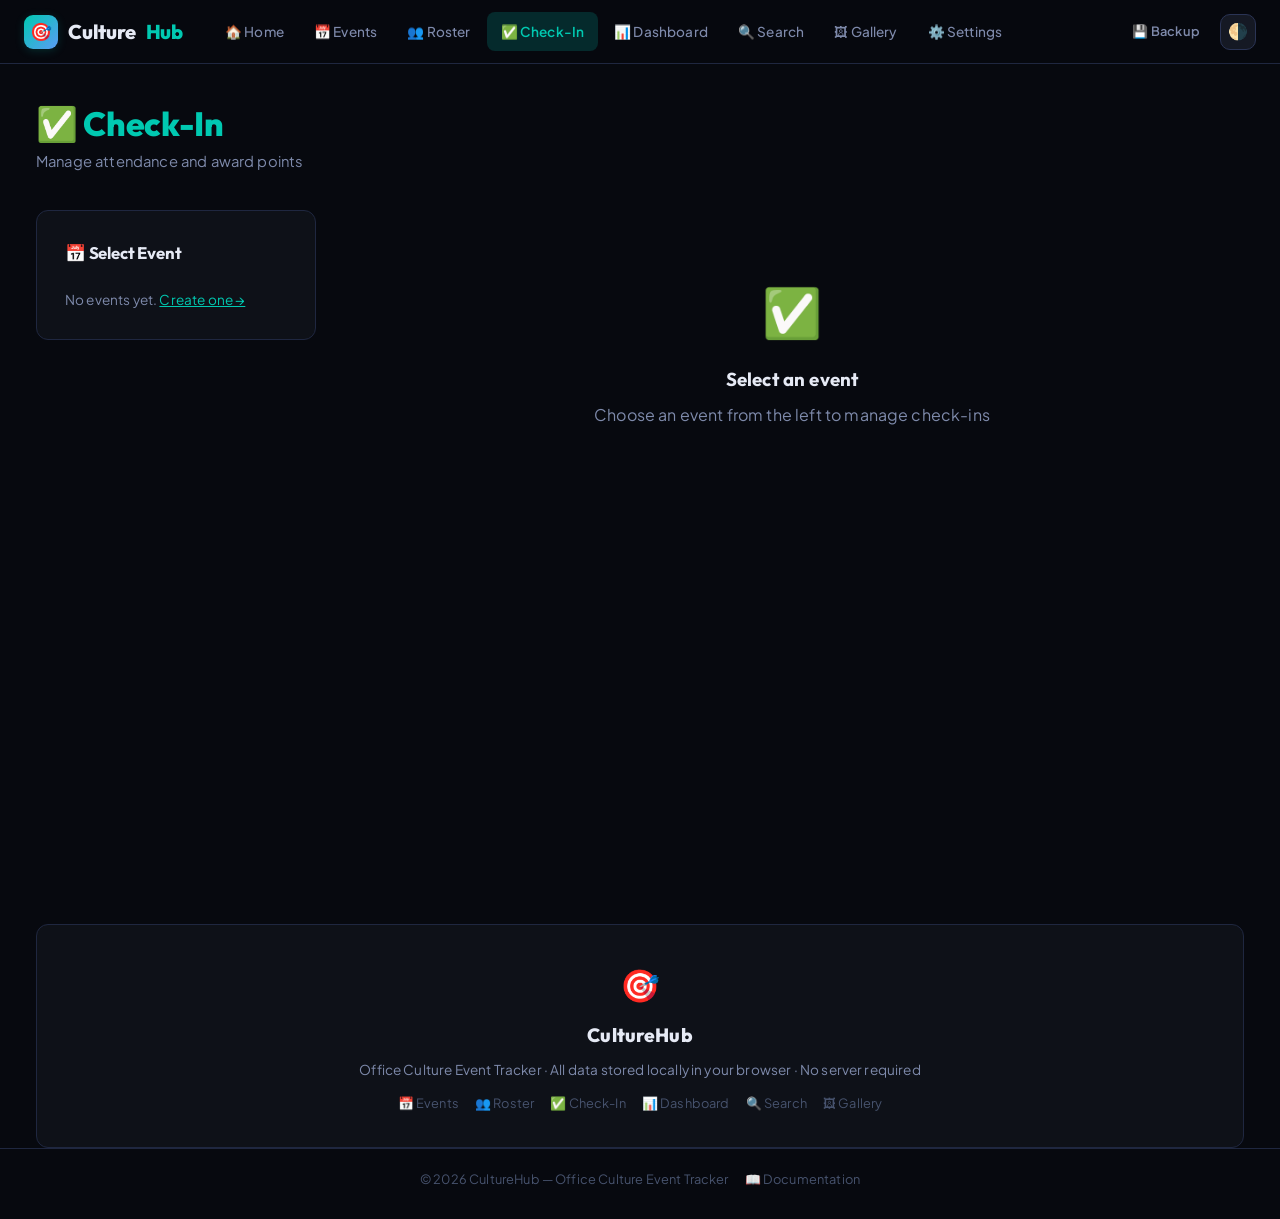
<file: checkin.html>
<!DOCTYPE html>
<html lang="en">
<head>
<script>(function(){var t=localStorage.getItem("culturehub_theme")||"dark";var a=localStorage.getItem("culturehub_accent")||"teal";if(a==="rose")a="red";document.documentElement.setAttribute("data-theme",t);document.documentElement.setAttribute("data-accent",a);})();</script>
<meta charset="UTF-8"/>
<meta name="viewport" content="width=device-width, initial-scale=1.0"/>
<title>CultureHub — Check-In</title>
<link rel="stylesheet" href="style.css"/>
<style>
  .checkin-card {
    display:flex;align-items:center;gap:14px;
    padding:12px 16px;border-radius:var(--radius-sm);
    border:1px solid var(--border);background:var(--bg2);
    transition:all 0.2s;cursor:pointer;
  }
  .checkin-card:hover{border-color:var(--border2);background:var(--bg3)}
  .checkin-card.checked{border-color:rgba(54,211,153,0.3);background:rgba(54,211,153,0.05)}
  .checkin-card.winner{border-color:rgba(245,200,66,0.4);background:rgba(245,200,66,0.06)}
  .check-status{width:28px;height:28px;border-radius:50%;border:2px solid var(--border2);display:flex;align-items:center;justify-content:center;flex-shrink:0;font-size:0.9rem;transition:all 0.2s}
  .checked .check-status{background:var(--green);border-color:var(--green);color:#fff}
  .winner .check-status{background:var(--gold);border-color:var(--gold);color:#1a1500}
</style>
</head>
<body>
<div id="nav-root"></div>
<main class="page" id="root"></main>
<div id="about-root"></div>
<div id="footer-root"></div>

<script src="data.js"></script>
<script src="utils.js"></script>
<script>
document.getElementById('nav-root').innerHTML = navHTML();
document.getElementById('about-root').innerHTML = aboutCardHTML();
document.getElementById('footer-root').innerHTML = footerHTML();
setActiveNav();

let selectedEventId = null;
let searchQ = '';

// Get event from URL param
const urlParams = new URLSearchParams(location.search);
if (urlParams.get('event')) selectedEventId = urlParams.get('event');

function showAddAttendeeModal(eventId) {
  const event = CH.getEvents().find(e => e.id === eventId);
  const people = CH.getPeople();
  const existing = new Set(event.attendees.map(a => a.personId));
  const available = people.filter(p => !existing.has(p.id));

  openModal(`
    <div class="modal-header">
      <span class="modal-title">➕ Add to Roster</span>
      <button class="modal-close" onclick="closeModal(this)">✕</button>
    </div>
    <div class="search-wrap" style="margin-bottom:12px">
      <input class="form-control" id="att-search" placeholder="Search people…"
        oninput="filterAttModal(this.value,'${eventId}')"/>
    </div>
    <div id="att-list" style="display:flex;flex-direction:column;gap:8px;max-height:320px;overflow-y:auto">
      ${available.length === 0 ?
        `<p style="color:var(--text2);text-align:center;padding:20px">All roster members are already added</p>` :
        available.map(p => `
        <div style="display:flex;align-items:center;gap:10px;padding:10px;border-radius:8px;border:1px solid var(--border);cursor:pointer;transition:background 0.15s" 
          onclick="addAndClose('${eventId}','${p.id}')"
          onmouseover="this.style.background='var(--bg3)'" onmouseout="this.style.background=''">
          ${avatarEl(p.name,'avatar-sm')}
          <div>
            <div style="font-weight:600;font-size:0.9rem">${p.name}</div>
            <div style="font-size:0.75rem;color:var(--text2)">${p.team||'No team'}</div>
          </div>
        </div>`).join('')
      }
    </div>
  `);
}

function filterAttModal(q, eventId) {
  const event = CH.getEvents().find(e => e.id === eventId);
  const existing = new Set(event.attendees.map(a => a.personId));
  const people = CH.getPeople().filter(p => !existing.has(p.id) &&
    p.name.toLowerCase().includes(q.toLowerCase()));
  document.getElementById('att-list').innerHTML = people.length === 0 ?
    `<p style="color:var(--text2);text-align:center;padding:20px">No match</p>` :
    people.map(p => `
      <div style="display:flex;align-items:center;gap:10px;padding:10px;border-radius:8px;border:1px solid var(--border);cursor:pointer" 
        onclick="addAndClose('${eventId}','${p.id}')">
        ${avatarEl(p.name,'avatar-sm')}
        <div>
          <div style="font-weight:600;font-size:0.9rem">${p.name}</div>
          <div style="font-size:0.75rem;color:var(--text2)">${p.team||'No team'}</div>
        </div>
      </div>`).join('');
}

function addAndClose(eventId, personId) {
  CH.addAttendee(eventId, personId);
  closeAllModals();
  toast('Person added to event roster', 'success');
  render();
}

function toggleCheckin(eventId, personId, isChecked) {
  if (isChecked) {
    CH.undoCheckIn(eventId, personId);
    toast('Check-in removed', 'info');
  } else {
    CH.checkIn(eventId, personId);
    toast('Checked in! +1 point', 'success');
  }
  render();
}

function toggleWinner(eventId, personId) {
  const isNowWinner = CH.toggleWinner(eventId, personId);
  toast(isNowWinner ? '🏆 Marked as winner! +3 points' : 'Winner status removed', isNowWinner ? 'success' : 'info');
  render();
}

async function removeFromEvent(eventId, personId, name) {
  const ok = await confirmDialog(`Remove <strong>${name}</strong> from this event?`);
  if (!ok) return;
  CH.removeAttendee(eventId, personId);
  render();
}

function checkInAll(eventId) {
  const event = CH.getEvents().find(e => e.id === eventId);
  if (!event) return;
  event.attendees.forEach(a => {
    if (!a.checkedIn) CH.checkIn(eventId, a.personId);
  });
  toast('All participants checked in!', 'success');
  render();
}

function render() {
  const events = CH.getEvents().sort((a,b) => (b.date||'') > (a.date||'') ? 1 : -1);
  const people = CH.getPeople();

  if (!selectedEventId && events.length > 0) selectedEventId = events[0].id;
  const selectedEvent = selectedEventId ? events.find(e => e.id === selectedEventId) : null;

  document.getElementById('root').innerHTML = `
    <div class="page-header">
      <div>
        <div class="page-title">✅ <span>Check-In</span></div>
        <div class="page-subtitle">Manage attendance and award points</div>
      </div>
      ${selectedEvent ? `<button class="btn btn-secondary" onclick="generateReport('event','${selectedEvent.id}')">📑 Export Report</button>` : ''}
    </div>

    <div style="display:grid;grid-template-columns:280px 1fr;gap:24px;align-items:start">
      <!-- Event Selector -->
      <div class="card" style="position:sticky;top:calc(var(--nav-h)+20px)">
        <div class="card-title">📅 Select Event</div>
        <div style="display:flex;flex-direction:column;gap:8px;max-height:60vh;overflow-y:auto">
          ${events.length === 0 ?
            `<p style="color:var(--text2);font-size:0.85rem">No events yet. <a href="events.html" style="color:var(--accent)">Create one →</a></p>` :
            events.map(ev => {
              const attended = ev.attendees.filter(a=>a.checkedIn).length;
              const isSelected = ev.id === selectedEventId;
              return `
              <div onclick="selectedEventId='${ev.id}';searchQ='';render()"
                style="padding:12px;border-radius:8px;border:1px solid ${isSelected?'var(--accent)':'var(--border)'};
                background:${isSelected?'var(--accent-glow)':'var(--bg3)'};cursor:pointer;transition:all 0.15s">
                <div style="font-weight:600;font-size:0.88rem;margin-bottom:4px">${ev.title}</div>
                <div style="display:flex;gap:6px;align-items:center;flex-wrap:wrap">
                  <span style="font-size:0.75rem;color:var(--text2)">${fmtDate(ev.date)}</span>
                  <span class="badge ${attended>0?'badge-green':'badge-gray'}" style="font-size:0.7rem">${attended} in</span>
                  ${isUpcoming(ev.date)?'<span class="badge badge-accent" style="font-size:0.7rem">Live</span>':''}
                </div>
              </div>`;
            }).join('')}
        </div>
      </div>

      <!-- Check-In Panel -->
      <div>
        ${!selectedEvent ? `
          <div class="empty-state">
            <span class="empty-icon">✅</span>
            <h3>Select an event</h3>
            <p>Choose an event from the left to manage check-ins</p>
          </div>` : (() => {
            let attendees = selectedEvent.attendees;
            const searchFiltered = searchQ
              ? attendees.filter(a => {
                  const p = people.find(x => x.id === a.personId);
                  return p && p.name.toLowerCase().includes(searchQ);
                })
              : attendees;
            const sortedAttendees = [...searchFiltered].sort((a,b) => {
              if (a.checkedIn && !b.checkedIn) return -1;
              if (!a.checkedIn && b.checkedIn) return 1;
              const pa = people.find(x=>x.id===a.personId);
              const pb = people.find(x=>x.id===b.personId);
              return (pa?.name||'').localeCompare(pb?.name||'');
            });
            const checked = attendees.filter(a=>a.checkedIn).length;
            const winners = attendees.filter(a=>a.isWinner).length;
            const pts = attendees.filter(a=>a.checkedIn).reduce((s,a)=>s+a.points,0);

            return `
            <!-- Event Header -->
            <div class="card" style="margin-bottom:20px">
              <div style="display:flex;align-items:flex-start;justify-content:space-between;gap:12px;flex-wrap:wrap">
                <div>
                  <div style="font-family:var(--font-display);font-size:1.3rem;font-weight:800;margin-bottom:6px">${selectedEvent.title}</div>
                  <div style="display:flex;gap:8px;flex-wrap:wrap">
                    ${eventTypeBadge(selectedEvent.type)}
                    <span style="font-size:0.85rem;color:var(--text2)">📅 ${fmtDate(selectedEvent.date)}</span>
                    ${selectedEvent.location?`<span style="font-size:0.85rem;color:var(--text2)">📍 ${selectedEvent.location}</span>`:''}
                  </div>
                </div>
                <div style="display:flex;gap:8px;flex-wrap:wrap">
                  <button class="btn btn-secondary btn-sm" onclick="showAddAttendeeModal('${selectedEvent.id}')">+ Add People</button>
                  <button class="btn btn-secondary btn-sm" onclick="checkInAll('${selectedEvent.id}')">✅ Check All In</button>
                </div>
              </div>
              <div style="display:flex;gap:20px;margin-top:16px;padding-top:14px;border-top:1px solid var(--border)">
                <div><span style="font-weight:800;color:var(--green)">${checked}</span> <span style="font-size:0.8rem;color:var(--text2)">checked in</span></div>
                <div><span style="font-weight:800">${attendees.length}</span> <span style="font-size:0.8rem;color:var(--text2)">registered</span></div>
                <div><span style="font-weight:800;color:var(--gold)">${winners}</span> <span style="font-size:0.8rem;color:var(--text2)">winners</span></div>
                <div><span style="font-weight:800;color:var(--accent)">${pts}</span> <span style="font-size:0.8rem;color:var(--text2)">points awarded</span></div>
              </div>
            </div>

            <!-- Search -->
            <div class="search-wrap" style="margin-bottom:16px">
              <input class="form-control" id="chk-search" placeholder="Search attendees…" value="${searchQ}"
                oninput="searchQ=this.value.toLowerCase();withFocusPreserved(render)"/>
            </div>

            <!-- Scoring legend -->
            <div style="display:flex;gap:12px;margin-bottom:16px;padding:12px 16px;background:var(--bg2);border:1px solid var(--border);border-radius:var(--radius-sm);font-size:0.8rem;color:var(--text2)">
              <span>🟢 Check-in = <strong style="color:var(--green)">1 point</strong></span>
              <span>🏆 Winner = <strong style="color:var(--gold)">3 points</strong></span>
              <span style="margin-left:auto;font-style:italic">Click a card to check in. Click 🏆 to mark winner.</span>
            </div>

            <!-- Attendees -->
            ${sortedAttendees.length === 0 ?
              `<div class="empty-state" style="padding:40px">
                <span class="empty-icon">👤</span>
                <h3>${searchQ ? 'No match' : 'No one added yet'}</h3>
                <p>${searchQ ? '' : 'Click "+ Add People" to add roster members to this event.'}</p>
              </div>` :
              `<div style="display:flex;flex-direction:column;gap:8px">
                ${sortedAttendees.map(a => {
                  const p = people.find(x => x.id === a.personId);
                  if (!p) return '';
                  return `
                  <div class="checkin-card ${a.isWinner?'winner':a.checkedIn?'checked':''}"
                    onclick="toggleCheckin('${selectedEvent.id}','${p.id}',${a.checkedIn})">
                    <div class="check-status">${a.isWinner?'🏆':a.checkedIn?'✓':''}</div>
                    ${avatarEl(p.name)}
                    <div style="flex:1;min-width:0">
                      <div style="font-weight:600">${p.name}</div>
                      <div style="font-size:0.78rem;color:var(--text2)">${p.team||'No team'} ${p.email?'· '+p.email:''}</div>
                    </div>
                    ${a.checkedIn ? pointsBadge(a.points, a.isWinner) : '<span class="badge badge-gray">Not checked in</span>'}
                    ${a.checkedIn ? `
                    <button class="btn btn-sm btn-icon ${a.isWinner?'btn-gold':'btn-ghost'}" title="${a.isWinner?'Remove winner':'Mark as winner'}"
                      onclick="event.stopPropagation();toggleWinner('${selectedEvent.id}','${p.id}')">🏆</button>` : ''}
                    <button class="btn btn-sm btn-ghost btn-icon" title="Remove from event"
                      onclick="event.stopPropagation();removeFromEvent('${selectedEvent.id}','${p.id}','${p.name.replace(/'/g,"\\'")}')">✕</button>
                  </div>`;
                }).join('')}
              </div>`
            }`;
          })()
        }
      </div>
    </div>
  `;
}

window.addEventListener('culturehub:updated', render);
render();
</script>
</body>
</html>
</file>
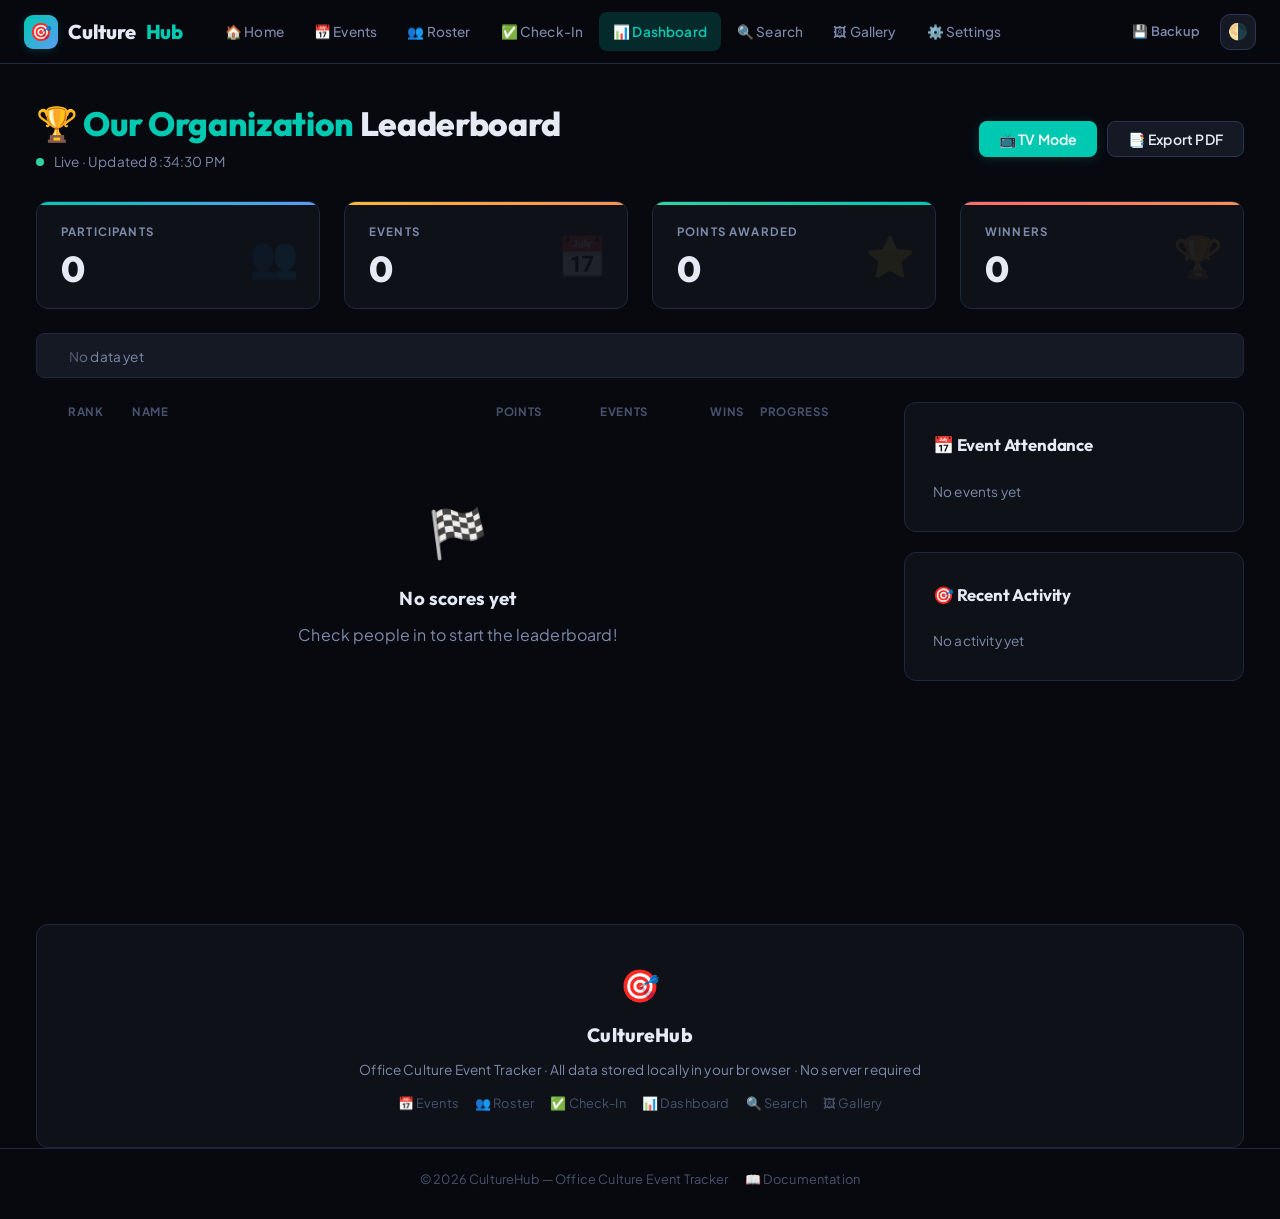
<file: dashboard.html>
<!DOCTYPE html>
<html lang="en">
<head>
<script>(function(){var t=localStorage.getItem("culturehub_theme")||"dark";var a=localStorage.getItem("culturehub_accent")||"teal";if(a==="rose")a="red";document.documentElement.setAttribute("data-theme",t);document.documentElement.setAttribute("data-accent",a);})();</script>
<meta charset="UTF-8"/>
<meta name="viewport" content="width=device-width, initial-scale=1.0"/>
<title>CultureHub — Dashboard</title>
<link rel="stylesheet" href="style.css"/>
<style>
  body { overflow-x: hidden; }
  
  /* TV Mode overrides */
  body.tv-mode { background: var(--bg); }
  body.tv-mode .ch-nav { display: none; }
  body.tv-mode .page { padding: 24px 32px; max-width: none; }
  body.tv-mode .tv-controls { display: none; }
  body.tv-mode .ch-footer { display: none; }
  body.tv-mode .ch-about-wrap { display: none; }

  /* Leaderboard items */
  .lb-row {
    display: grid;
    grid-template-columns: 60px 1fr 90px 90px 80px 100px;
    align-items: center; gap: 16px;
    padding: 14px 20px;
    border-radius: 12px;
    border: 1px solid var(--border);
    background: var(--bg2);
    transition: all 0.3s ease;
    animation: slideInRow 0.4s ease backwards;
  }
  .lb-row:hover { border-color: var(--border2); }
  .lb-row.rank-gold { border-color: rgba(245,200,66,0.3); background: linear-gradient(135deg,rgba(245,200,66,0.05),var(--bg2)); }
  .lb-row.rank-silver { border-color: rgba(192,192,192,0.2); }
  .lb-row.rank-bronze { border-color: rgba(205,127,50,0.2); }

  .rank-num {
    font-family: var(--font-display);
    font-size: 1.5rem; font-weight: 900;
    text-align: center; line-height: 1;
  }

  .points-bar { position: relative; height: 6px; background: var(--border); border-radius: 99px; overflow: hidden; }
  .points-fill { height: 100%; border-radius: 99px; transition: width 0.8s ease; }

  @keyframes slideInRow {
    from { transform: translateX(-30px); opacity: 0; }
    to { transform: translateX(0); opacity: 1; }
  }

  /* Ticker */
  .ticker {
    overflow: hidden; white-space: nowrap;
    background: var(--bg3); border: 1px solid var(--border);
    border-radius: 8px; padding: 8px 0;
    position: relative;
  }
  .ticker::before, .ticker::after {
    content: ''; position: absolute; top: 0; bottom: 0; width: 60px; z-index: 2;
  }
  .ticker::before { left: 0; background: linear-gradient(90deg, var(--bg3), transparent); }
  .ticker::after { right: 0; background: linear-gradient(-90deg, var(--bg3), transparent); }
  .ticker-inner {
    display: inline-flex; gap: 0;
    animation: ticker 30s linear infinite;
  }
  .ticker-item {
    padding: 0 32px; font-size: 0.85rem; color: var(--text2);
    display: inline-flex; align-items: center; gap: 8px;
  }
  .ticker-item strong { color: var(--text); }
  @keyframes ticker {
    from { transform: translateX(0); }
    to { transform: translateX(-50%); }
  }

  /* TV floating controls */
  .tv-exit-btn {
    position: fixed; top: 16px; right: 16px; z-index: 999;
    background: rgba(0,0,0,0.5); color: white;
    border: 1px solid rgba(255,255,255,0.2); border-radius: 8px;
    padding: 8px 14px; font-size: 0.8rem; cursor: pointer;
    backdrop-filter: blur(8px);
    display: none;
  }
  body.tv-mode .tv-exit-btn { display: flex; align-items: center; gap: 6px; }

  .pulse-dot {
    width: 8px; height: 8px; border-radius: 50%; background: var(--green);
    animation: pulseDot 2s infinite;
  }
  @keyframes pulseDot { 0%,100%{opacity:1;transform:scale(1)} 50%{opacity:0.4;transform:scale(1.4)} }

  /* Recent activity feed */
  .activity-item {
    display: flex; align-items: center; gap: 10px;
    padding: 10px 0; border-bottom: 1px solid var(--border);
    font-size: 0.85rem;
  }
  .activity-item:last-child { border-bottom: none; }
  .activity-dot { width: 8px; height: 8px; border-radius: 50%; flex-shrink: 0; }
</style>
</head>
<body>
<div id="nav-root"></div>
<button class="tv-exit-btn" id="tv-exit" onclick="exitTV()">✕ Exit TV Mode</button>
<main class="page" id="root"></main>
<div id="about-root"></div>
<div id="footer-root"></div>

<script src="data.js"></script>
<script src="utils.js"></script>
<script>
document.getElementById('nav-root').innerHTML = navHTML();
document.getElementById('about-root').innerHTML = aboutCardHTML();
document.getElementById('footer-root').innerHTML = footerHTML();
setActiveNav();

let tvMode = false;
let autoRefresh = null;

function enterTV() {
  tvMode = true;
  closeAllModals();
  document.body.classList.add('tv-mode');
  if (!document.fullscreenElement) document.documentElement.requestFullscreen?.();
  autoRefresh = setInterval(render, 30000);
  render();
}

function exitTV() {
  tvMode = false;
  document.body.classList.remove('tv-mode');
  document.exitFullscreen?.();
  clearInterval(autoRefresh);
  render();
}

function rankStyle(i) {
  if (i === 0) return 'rank-gold';
  if (i === 1) return 'rank-silver';
  if (i === 2) return 'rank-bronze';
  return '';
}
function rankIcon(i) {
  return ['🥇','🥈','🥉'][i] || `<span style="color:var(--text3)">#${i+1}</span>`;
}
function rankColor(i) {
  if (i === 0) return '#f5c842';
  if (i === 1) return '#c0c0c0';
  if (i === 2) return '#cd7f32';
  return 'var(--accent)';
}

function showStatModal(type) {
  if (tvMode) return;

  let icon, title, bodyHtml;

  if (type === 'participants') {
    icon = '👥'; title = 'Participants';
    const lb = CH.getLeaderboard();
    const rows = lb.filter(e => e.events > 0).sort((a,b) => b.points - a.points);
    bodyHtml = rows.length === 0
      ? `<div class="empty-state" style="padding:24px"><span class="empty-icon">👥</span><h3>No participants yet</h3><p>Check people in to events to see them here.</p></div>`
      : `<div class="table-wrap" style="max-height:400px;overflow-y:auto">
          <table>
            <thead><tr><th>Name</th><th>Team</th><th style="text-align:right">Events</th><th style="text-align:right">Points</th><th style="text-align:right">Wins</th></tr></thead>
            <tbody>${rows.map(e => `
              <tr>
                <td><div style="display:flex;align-items:center;gap:10px">${avatarEl(e.person.name,'avatar-sm')}<span style="font-weight:600">${e.person.name}</span></div></td>
                <td>${e.person.team ? `<span class="badge badge-gray">${e.person.team}</span>` : '<span style="color:var(--text3)">—</span>'}</td>
                <td style="text-align:right">${e.events}</td>
                <td style="text-align:right;font-weight:700;color:var(--accent)">${e.points}</td>
                <td style="text-align:right">${e.wins > 0 ? `<span style="color:var(--gold)">🏆 ${e.wins}</span>` : '—'}</td>
              </tr>`).join('')}</tbody>
          </table>
        </div>`;
  } else if (type === 'events') {
    icon = '📅'; title = 'Events';
    const events = CH.getEvents();
    const rows = [...events].sort((a,b) => (b.date||'') > (a.date||'') ? 1 : -1);
    bodyHtml = rows.length === 0
      ? `<div class="empty-state" style="padding:24px"><span class="empty-icon">📅</span><h3>No events yet</h3><p>Create an event to get started.</p></div>`
      : `<div class="table-wrap" style="max-height:400px;overflow-y:auto">
          <table>
            <thead><tr><th>Event</th><th>Date</th><th>Type</th><th style="text-align:right">Attendees</th><th style="text-align:right">Points Given</th></tr></thead>
            <tbody>${rows.map(ev => {
              const attended = ev.attendees.filter(a => a.checkedIn);
              const pts = attended.reduce((s,a) => s + a.points, 0);
              return `
              <tr>
                <td style="font-weight:600">${ev.title}</td>
                <td>${fmtDate(ev.date)}</td>
                <td>${eventTypeBadge(ev.type)}</td>
                <td style="text-align:right">${attended.length}</td>
                <td style="text-align:right;font-weight:700;color:var(--accent)">${pts}</td>
              </tr>`;
            }).join('')}</tbody>
          </table>
        </div>`;
  } else if (type === 'points') {
    icon = '⭐'; title = 'Points Awarded';
    const lb = CH.getLeaderboard();
    const events = CH.getEvents();
    const totalPts = lb.reduce((s,e) => s + e.points, 0);
    const byEvent = events.map(ev => ({
      title: ev.title, date: ev.date,
      pts: ev.attendees.filter(a => a.checkedIn).reduce((s,a) => s + a.points, 0)
    })).filter(e => e.pts > 0).sort((a,b) => b.pts - a.pts);
    bodyHtml = `
      <div style="display:flex;gap:12px;margin-bottom:20px">
        <div style="flex:1;background:var(--bg3);border:1px solid var(--border);border-radius:10px;padding:16px;text-align:center">
          <div style="font-size:1.8rem;font-weight:800;color:var(--accent)">${totalPts}</div>
          <div style="font-size:0.7rem;color:var(--text3);text-transform:uppercase;letter-spacing:.04em">Total Points</div>
        </div>
        <div style="flex:1;background:var(--bg3);border:1px solid var(--border);border-radius:10px;padding:16px;text-align:center">
          <div style="font-size:1.8rem;font-weight:800">${byEvent.length}</div>
          <div style="font-size:0.7rem;color:var(--text3);text-transform:uppercase;letter-spacing:.04em">Events With Points</div>
        </div>
      </div>
      <div style="font-size:0.75rem;color:var(--text3);text-transform:uppercase;letter-spacing:.05em;margin-bottom:8px">Points By Event</div>
      ${byEvent.length === 0
        ? `<p style="color:var(--text2);font-size:0.85rem">No points awarded yet.</p>`
        : `<div class="table-wrap" style="max-height:340px;overflow-y:auto">
            <table>
              <thead><tr><th>Event</th><th>Date</th><th style="text-align:right">Points</th></tr></thead>
              <tbody>${byEvent.map(e => `
                <tr>
                  <td style="font-weight:600">${e.title}</td>
                  <td>${fmtDate(e.date)}</td>
                  <td style="text-align:right;font-weight:700;color:var(--accent)">${e.pts}</td>
                </tr>`).join('')}</tbody>
            </table>
          </div>`}`;
  } else if (type === 'winners') {
    icon = '🏆'; title = 'Winners';
    const events = CH.getEvents();
    const people = CH.getPeople();
    const rows = [];
    events.forEach(ev => {
      ev.attendees.filter(a => a.checkedIn && a.isWinner).forEach(a => {
        const p = people.find(x => x.id === a.personId);
        if (p) rows.push({ name: p.name, team: p.team, event: ev.title, date: ev.date, points: a.points });
      });
    });
    rows.sort((a,b) => (b.date||'').localeCompare(a.date||''));
    bodyHtml = rows.length === 0
      ? `<div class="empty-state" style="padding:24px"><span class="empty-icon">🏆</span><h3>No winners yet</h3><p>Mark someone as a winner during check-in.</p></div>`
      : `<div class="table-wrap" style="max-height:400px;overflow-y:auto">
          <table>
            <thead><tr><th>Name</th><th>Team</th><th>Event</th><th>Date</th><th style="text-align:right">Points</th></tr></thead>
            <tbody>${rows.map(r => `
              <tr>
                <td><div style="display:flex;align-items:center;gap:10px">${avatarEl(r.name,'avatar-sm')}<span style="font-weight:600">${r.name}</span></div></td>
                <td>${r.team ? `<span class="badge badge-gray">${r.team}</span>` : '<span style="color:var(--text3)">—</span>'}</td>
                <td>${r.event}</td>
                <td>${fmtDate(r.date)}</td>
                <td style="text-align:right"><span style="color:var(--gold);font-weight:700">🏆 ${r.points}</span></td>
              </tr>`).join('')}</tbody>
          </table>
        </div>`;
  } else return;

  openModal(`
    <div class="modal-header">
      <span class="modal-title">${icon} ${title}</span>
      <button class="modal-close" onclick="closeModal(this)">✕</button>
    </div>
    ${bodyHtml}
    <div class="modal-footer">
      <button class="btn btn-primary" onclick="closeModal(this)">Close</button>
    </div>
  `, { lg: true });
}

function render() {
  const lb = CH.getLeaderboard();
  const events = CH.getEvents();
  const people = CH.getPeople();
  const s = CH.getSettings();
  const top10 = lb.slice(0, 10);
  const maxPts = top10[0] ? top10[0].points : 1;
  const totalPts = lb.reduce((s,e)=>s+e.points,0);
  const recentEvents = [...events].sort((a,b)=>(b.date||'')>(a.date||'')?1:-1).slice(0,5);

  // Build ticker text
  const tickerItems = [
    ...top10.map(e => `🏆 ${e.person.name} · ${e.points} pts`),
    ...recentEvents.map(ev => `📅 ${ev.title} · ${fmtDateShort(ev.date)}`),
  ];
  const tickerHtml = tickerItems.length > 0
    ? [...tickerItems, ...tickerItems].map(t => `<span class="ticker-item"><strong>${t}</strong></span>`).join('')
    : `<span class="ticker-item">No data yet</span>`;

  document.getElementById('root').innerHTML = `
    <!-- Header -->
    <div style="display:flex;align-items:center;justify-content:space-between;margin-bottom:${tvMode?'20px':'28px'};flex-wrap:wrap;gap:12px">
      <div>
        <div class="page-title" style="${tvMode?'font-size:2.4rem':''}">
          🏆 <span>${s.orgName || 'CultureHub'}</span> Leaderboard
        </div>
        <div style="display:flex;align-items:center;gap:10px;margin-top:6px">
          <div class="pulse-dot"></div>
          <span style="font-size:0.85rem;color:var(--text2)">Live · Updated ${new Date().toLocaleTimeString()}</span>
        </div>
      </div>
      ${!tvMode ? `
      <div style="display:flex;gap:10px;flex-wrap:wrap" class="tv-controls">
        <button class="btn btn-primary" onclick="enterTV()" id="tv-btn">
          📺 TV Mode
        </button>
        <button class="btn btn-secondary" onclick="generateReport('overview')">📑 Export PDF</button>
      </div>` : ''}
    </div>

    <!-- Stats bar -->
    <div class="grid-4" style="margin-bottom:24px">
      <div class="stat-card accent${!tvMode?' stat-card-clickable':''}" ${!tvMode?`onclick="showStatModal('participants')" title="View participant details"`:''}>
        <div class="stat-label">Participants</div>
        <div class="stat-value">${lb.filter(e=>e.events>0).length}</div>
        <div class="stat-icon">👥</div>
      </div>
      <div class="stat-card gold${!tvMode?' stat-card-clickable':''}" ${!tvMode?`onclick="showStatModal('events')" title="View event details"`:''}>
        <div class="stat-label">Events</div>
        <div class="stat-value">${events.length}</div>
        <div class="stat-icon">📅</div>
      </div>
      <div class="stat-card green${!tvMode?' stat-card-clickable':''}" ${!tvMode?`onclick="showStatModal('points')" title="View points breakdown"`:''}>
        <div class="stat-label">Points Awarded</div>
        <div class="stat-value">${totalPts}</div>
        <div class="stat-icon">⭐</div>
      </div>
      <div class="stat-card red${!tvMode?' stat-card-clickable':''}" ${!tvMode?`onclick="showStatModal('winners')" title="View winner details"`:''}>
        <div class="stat-label">Winners</div>
        <div class="stat-value">${lb.reduce((s,e)=>s+e.wins,0)}</div>
        <div class="stat-icon">🏆</div>
      </div>
    </div>

    <!-- Ticker -->
    <div class="ticker" style="margin-bottom:24px">
      <div class="ticker-inner">${tickerHtml}</div>
    </div>

    <div style="display:grid;grid-template-columns:${tvMode?'1fr':'1fr 340px'};gap:24px;align-items:start">
      <!-- Leaderboard -->
      <div>
        <!-- Column headers -->
        <div style="display:grid;grid-template-columns:60px 1fr 90px 90px 80px 100px;gap:16px;padding:0 20px 8px;font-size:0.72rem;font-weight:700;text-transform:uppercase;letter-spacing:0.06em;color:var(--text3)">
          <div style="text-align:center">Rank</div>
          <div>Name</div>
          <div style="text-align:right">Points</div>
          <div style="text-align:right">Events</div>
          <div style="text-align:right">Wins</div>
          <div>Progress</div>
        </div>

        <div style="display:flex;flex-direction:column;gap:8px">
          ${top10.length === 0 ?
            `<div class="empty-state">
              <span class="empty-icon">🏁</span>
              <h3>No scores yet</h3>
              <p>Check people in to start the leaderboard!</p>
            </div>` :
            top10.map((e, i) => `
            <div class="lb-row ${rankStyle(i)}" style="animation-delay:${i*0.06}s">
              <div class="rank-num" style="color:${rankColor(i)};font-size:${tvMode?'2rem':'1.5rem'}">${rankIcon(i)}</div>
              <div style="display:flex;align-items:center;gap:12px;min-width:0">
                ${avatarEl(e.person.name, tvMode?'avatar-lg':'')}
                <div style="min-width:0">
                  <div style="font-weight:700;font-size:${tvMode?'1.2rem':'1rem'};white-space:nowrap;overflow:hidden;text-overflow:ellipsis">${e.person.name}</div>
                  <div style="font-size:0.78rem;color:var(--text2)">${e.person.team||'—'}</div>
                </div>
              </div>
              <div style="text-align:right;font-weight:900;font-size:${tvMode?'1.6rem':'1.3rem'};font-family:var(--font-display);color:${rankColor(i)}">${e.points}</div>
              <div style="text-align:right;font-size:${tvMode?'1.1rem':'0.95rem'};color:var(--text2)">${e.events}</div>
              <div style="text-align:right">
                ${e.wins > 0 ? `<span style="color:var(--gold);font-weight:700">${e.wins} 🏆</span>` : '—'}
              </div>
              <div>
                <div class="points-bar">
                  <div class="points-fill" style="width:${maxPts>0?Math.round(e.points/maxPts*100):0}%;background:${rankColor(i)}"></div>
                </div>
              </div>
            </div>`).join('')
          }
        </div>
      </div>

      ${!tvMode ? `
      <!-- Side panel: Recent Events + Activity -->
      <div style="display:flex;flex-direction:column;gap:20px">
        <div class="card">
          <div class="card-title">📅 Event Attendance</div>
          ${recentEvents.length === 0 ? `<p style="color:var(--text2);font-size:0.85rem">No events yet</p>` :
            recentEvents.map(ev => {
              const attended = ev.attendees.filter(a=>a.checkedIn).length;
              const total = ev.attendees.length;
              const pct = total > 0 ? Math.round(attended/total*100) : 0;
              return `
              <div style="margin-bottom:14px">
                <div style="display:flex;justify-content:space-between;align-items:center;margin-bottom:6px">
                  <span style="font-size:0.85rem;font-weight:600;white-space:nowrap;overflow:hidden;text-overflow:ellipsis;max-width:70%">${ev.title}</span>
                  <span style="font-size:0.78rem;color:var(--text2)">${attended}/${total}</span>
                </div>
                <div class="progress-bar">
                  <div class="progress-fill" style="width:${pct}%"></div>
                </div>
              </div>`;
            }).join('')}
        </div>

        <!-- Recent participants -->
        <div class="card">
          <div class="card-title">🎯 Recent Activity</div>
          ${(() => {
            const activity = [];
            events.slice().sort((a,b)=>(b.date||'')>(a.date||'')?1:-1)
              .slice(0,3).forEach(ev => {
                ev.attendees.filter(a=>a.checkedIn).forEach(a => {
                  const p = people.find(x=>x.id===a.personId);
                  if (p) activity.push({ name: p.name, event: ev.title, pts: a.points, isWinner: a.isWinner });
                });
              });
            const recent = activity.slice(0, 8);
            return recent.length === 0 ?
              `<p style="color:var(--text2);font-size:0.85rem">No activity yet</p>` :
              recent.map(a => `
              <div class="activity-item">
                <div class="activity-dot" style="background:${a.isWinner?'var(--gold)':'var(--green)'}"></div>
                <span style="font-weight:600;font-size:0.85rem">${a.name}</span>
                <span style="color:var(--text2);font-size:0.8rem;flex:1;overflow:hidden;text-overflow:ellipsis;white-space:nowrap">${a.event}</span>
                ${pointsBadge(a.pts, a.isWinner)}
              </div>`).join('');
          })()}
        </div>
      </div>` : ''}
    </div>
  `;
}

window.addEventListener('culturehub:updated', render);

// Keyboard shortcut
document.addEventListener('keydown', e => {
  if (e.key === 'Escape' && tvMode) exitTV();
  if (e.key === 'F11' || (e.key === 't' && e.altKey)) { e.preventDefault(); tvMode ? exitTV() : enterTV(); }
});

render();
</script>
</body>
</html>
</file>
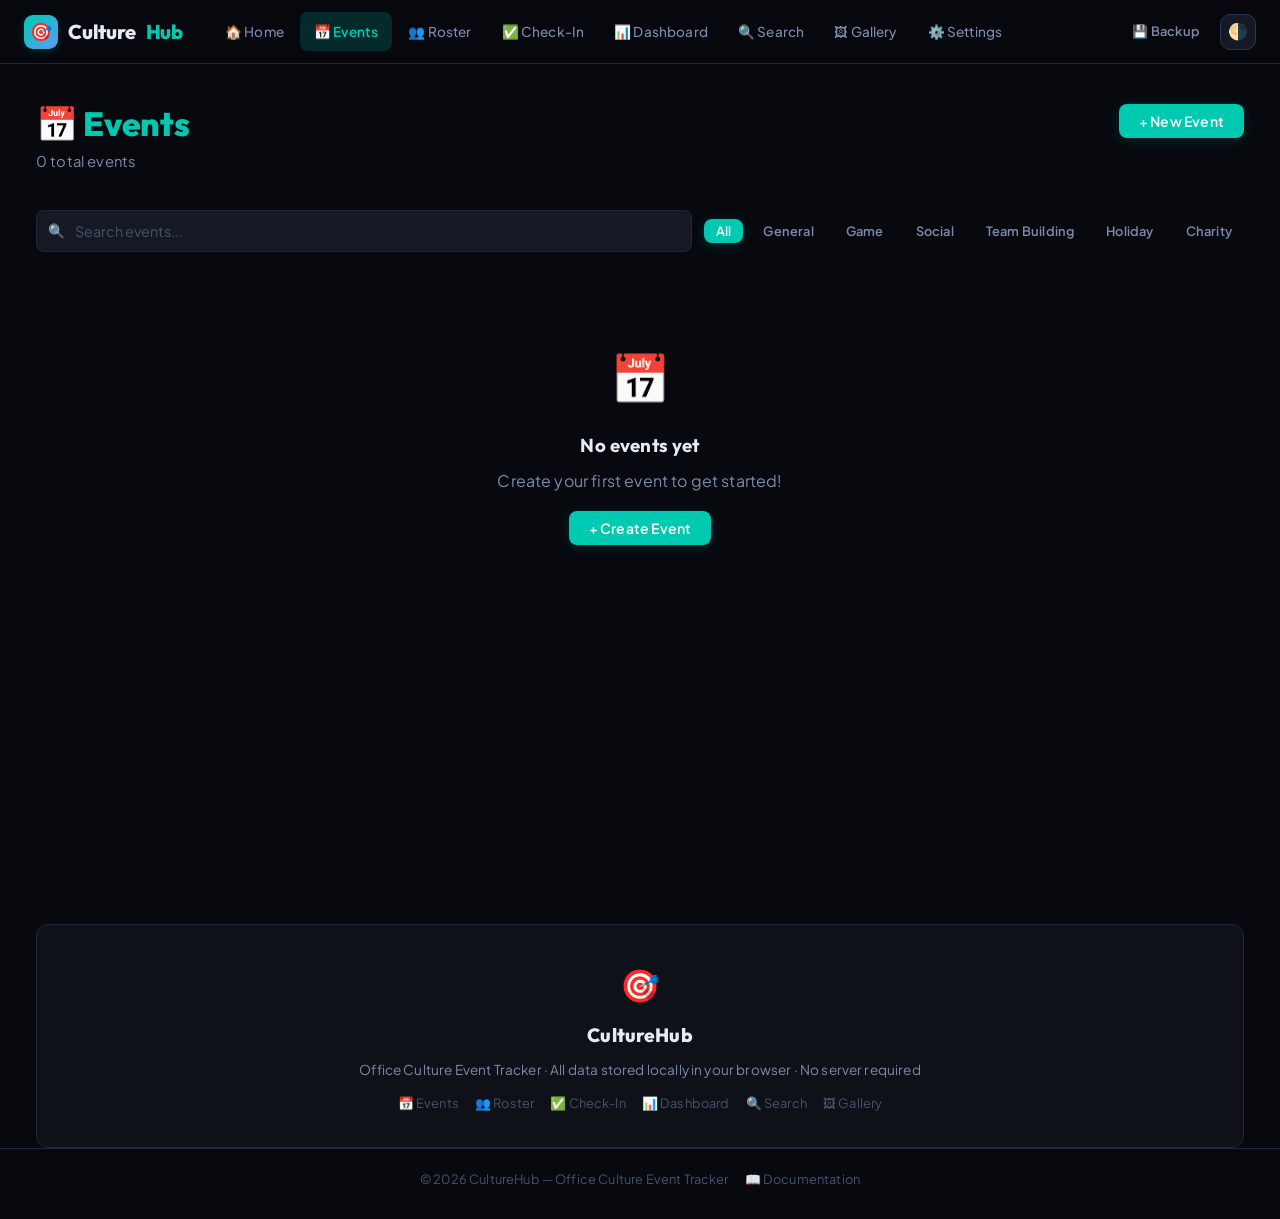
<file: events.html>
<!DOCTYPE html>
<html lang="en">
<head>
<script>(function(){var t=localStorage.getItem("culturehub_theme")||"dark";var a=localStorage.getItem("culturehub_accent")||"teal";if(a==="rose")a="red";document.documentElement.setAttribute("data-theme",t);document.documentElement.setAttribute("data-accent",a);})();</script>
<meta charset="UTF-8"/>
<meta name="viewport" content="width=device-width, initial-scale=1.0"/>
<title>CultureHub — Events</title>
<link rel="stylesheet" href="style.css"/>
</head>
<body>
<div id="nav-root"></div>
<main class="page" id="root"></main>
<div id="about-root"></div>
<div id="footer-root"></div>

<script src="data.js"></script>
<script src="utils.js"></script>
<script>
document.getElementById('nav-root').innerHTML = navHTML();
document.getElementById('about-root').innerHTML = aboutCardHTML();
document.getElementById('footer-root').innerHTML = footerHTML();
setActiveNav();

const EVENT_TYPES = ['General','Game','Social','Team Building','Holiday','Charity'];
let filterType = 'all', searchQ = '';

function showEventModal(id = null) {
  const event = id ? CH.getEvents().find(e => e.id === id) : null;
  const overlay = openModal(`
    <div class="modal-header">
      <span class="modal-title">${event ? '✏️ Edit Event' : '➕ New Event'}</span>
      <button class="modal-close" onclick="closeModal(this)">✕</button>
    </div>
    <div class="form-group">
      <label>Event Title *</label>
      <input class="form-control" id="ev-title" placeholder="e.g. Summer Trivia Night" value="${event ? event.title : ''}"/>
    </div>
    <div class="form-row">
      <div class="form-group">
        <label>Date</label>
        <input type="date" class="form-control" id="ev-date" value="${event ? event.date : ''}"/>
      </div>
      <div class="form-group">
        <label>Type</label>
        <select class="form-control" id="ev-type">
          ${EVENT_TYPES.map(t => `<option ${event&&event.type===t?'selected':''}>${t}</option>`).join('')}
        </select>
      </div>
    </div>
    <div class="form-group">
      <label>Location</label>
      <input class="form-control" id="ev-loc" placeholder="Conference Room A, Rooftop, etc." value="${event ? event.location : ''}"/>
    </div>
    <div class="form-group">
      <label>Description</label>
      <textarea class="form-control" id="ev-desc" placeholder="What's this event about?">${event ? event.description : ''}</textarea>
    </div>
    <div class="modal-footer">
      <button class="btn btn-secondary" onclick="closeModal(this)">Cancel</button>
      <button class="btn btn-primary" onclick="saveEvent('${id||''}')">
        ${event ? 'Save Changes' : 'Create Event'}
      </button>
    </div>
  `);
}

function saveEvent(id) {
  const title = document.getElementById('ev-title').value.trim();
  if (!title) { toast('Title is required', 'error'); return; }
  const date = document.getElementById('ev-date').value;
  const type = document.getElementById('ev-type').value;
  const location = document.getElementById('ev-loc').value;
  const description = document.getElementById('ev-desc').value;
  if (id) {
    CH.updateEvent(id, { title, date, type, location, description });
    toast('Event updated', 'success');
  } else {
    CH.addEvent(title, date, type, description, location);
    toast('Event created!', 'success');
  }
  closeAllModals();
  render();
}

async function deleteEvent(id, title) {
  const ok = await confirmDialog(`Delete "<strong>${title}</strong>"? All attendance data will be lost.`);
  if (!ok) return;
  CH.deleteEvent(id);
  toast('Event deleted', 'info');
  render();
}

function render() {
  let events = CH.getEvents().sort((a,b) => (b.date||'') > (a.date||'') ? 1 : -1);
  if (filterType !== 'all') events = events.filter(e => e.type === filterType);
  if (searchQ) events = events.filter(e => e.title.toLowerCase().includes(searchQ) || (e.location||'').toLowerCase().includes(searchQ));

  document.getElementById('root').innerHTML = `
    <div class="page-header">
      <div>
        <div class="page-title">📅 <span>Events</span></div>
        <div class="page-subtitle">${CH.getEvents().length} total events</div>
      </div>
      <button class="btn btn-primary" onclick="showEventModal()">+ New Event</button>
    </div>

    <!-- Filters -->
    <div style="display:flex;gap:12px;margin-bottom:24px;flex-wrap:wrap;align-items:center">
      <div class="search-wrap" style="flex:1;min-width:200px">
        <input class="form-control" id="ev-search" placeholder="Search events..." value="${searchQ}"
          oninput="searchQ=this.value.toLowerCase();withFocusPreserved(render)"/>
      </div>
      <div style="display:flex;gap:8px;flex-wrap:wrap">
        <button class="btn btn-sm ${filterType==='all'?'btn-primary':'btn-secondary'}" onclick="filterType='all';render()">All</button>
        ${EVENT_TYPES.map(t=>`
          <button class="btn btn-sm ${filterType===t?'btn-primary':'btn-ghost'}" onclick="filterType='${t}';render()">${t}</button>
        `).join('')}
      </div>
    </div>

    <!-- Events Grid -->
    ${events.length === 0 ? `
      <div class="empty-state">
        <span class="empty-icon">📅</span>
        <h3>${searchQ||filterType!=='all' ? 'No events match' : 'No events yet'}</h3>
        <p>${searchQ||filterType!=='all' ? 'Try different filters.' : 'Create your first event to get started!'}</p>
        ${!searchQ&&filterType==='all'?`<button class="btn btn-primary" style="margin-top:16px" onclick="showEventModal()">+ Create Event</button>`:''}
      </div>` :
    `<div style="display:grid;grid-template-columns:repeat(auto-fill,minmax(340px,1fr));gap:20px">
      ${events.map(ev => {
        const attended = ev.attendees.filter(a=>a.checkedIn).length;
        const registered = ev.attendees.length;
        const pts = ev.attendees.filter(a=>a.checkedIn).reduce((s,a)=>s+a.points,0);
        const upcoming = isUpcoming(ev.date);
        return `
        <div class="card" style="position:relative;overflow:hidden">
          <div style="position:absolute;top:0;left:0;right:0;height:3px;background:${upcoming?'linear-gradient(90deg,var(--accent),#a855f7)':'linear-gradient(90deg,var(--border2),var(--border))'}"></div>
          <div style="display:flex;align-items:flex-start;gap:12px;margin-bottom:14px">
            <div style="width:48px;height:48px;border-radius:12px;background:var(--bg3);border:1px solid var(--border2);display:flex;flex-direction:column;align-items:center;justify-content:center;flex-shrink:0">
              <span style="font-size:0.6rem;color:var(--text3);text-transform:uppercase">${ev.date?new Date(ev.date+'T12:00:00').toLocaleString('en',{month:'short'}):'—'}</span>
              <span style="font-weight:800;font-size:1.1rem;line-height:1">${ev.date?new Date(ev.date+'T12:00:00').getDate():'—'}</span>
            </div>
            <div style="flex:1;min-width:0">
              <div style="font-weight:700;font-size:1rem;margin-bottom:4px;white-space:nowrap;overflow:hidden;text-overflow:ellipsis">${ev.title}</div>
              <div style="display:flex;gap:6px;flex-wrap:wrap">
                ${eventTypeBadge(ev.type)}
                ${upcoming ? '<span class="badge badge-green">Upcoming</span>' : '<span class="badge badge-gray">Past</span>'}
              </div>
            </div>
            <div style="display:flex;gap:4px;flex-shrink:0">
              <button class="btn btn-sm btn-ghost btn-icon" onclick="showEventModal('${ev.id}')" title="Edit">✏️</button>
              <button class="btn btn-sm btn-danger btn-icon" onclick="deleteEvent('${ev.id}','${ev.title.replace(/'/g,"\\'")}')">🗑</button>
            </div>
          </div>
          ${ev.location ? `<div style="font-size:0.8rem;color:var(--text2);margin-bottom:10px">📍 ${ev.location}</div>` : ''}
          ${ev.description ? `<div style="font-size:0.85rem;color:var(--text2);margin-bottom:14px;display:-webkit-box;-webkit-line-clamp:2;-webkit-box-orient:vertical;overflow:hidden">${ev.description}</div>` : ''}
          <div style="display:flex;gap:16px;padding:12px 0;border-top:1px solid var(--border);border-bottom:1px solid var(--border);margin-bottom:14px">
            <div style="text-align:center;flex:1">
              <div style="font-weight:800;font-size:1.2rem;color:var(--accent)">${attended}</div>
              <div style="font-size:0.7rem;color:var(--text3);text-transform:uppercase">Checked In</div>
            </div>
            <div style="text-align:center;flex:1">
              <div style="font-weight:800;font-size:1.2rem">${registered}</div>
              <div style="font-size:0.7rem;color:var(--text3);text-transform:uppercase">Registered</div>
            </div>
            <div style="text-align:center;flex:1">
              <div style="font-weight:800;font-size:1.2rem;color:var(--gold)">${pts}</div>
              <div style="font-size:0.7rem;color:var(--text3);text-transform:uppercase">Points</div>
            </div>
            <div style="text-align:center;flex:1">
              <div style="font-weight:800;font-size:1.2rem">${ev.gallery.length}</div>
              <div style="font-size:0.7rem;color:var(--text3);text-transform:uppercase">Photos</div>
            </div>
          </div>
          <div style="display:flex;gap:8px">
            <a href="checkin.html?event=${ev.id}" class="btn btn-primary btn-sm" style="flex:1;justify-content:center">✅ Check-In</a>
            <a href="gallery.html?event=${ev.id}" class="btn btn-secondary btn-sm" style="flex:1;justify-content:center">🖼 Gallery</a>
            <button class="btn btn-secondary btn-sm btn-icon" onclick="generateReport('event','${ev.id}')" title="Export PDF">📑</button>
          </div>
        </div>`;
      }).join('')}
    </div>`}
  `;
}

window.addEventListener('culturehub:updated', render);
render();
</script>
</body>
</html>
</file>
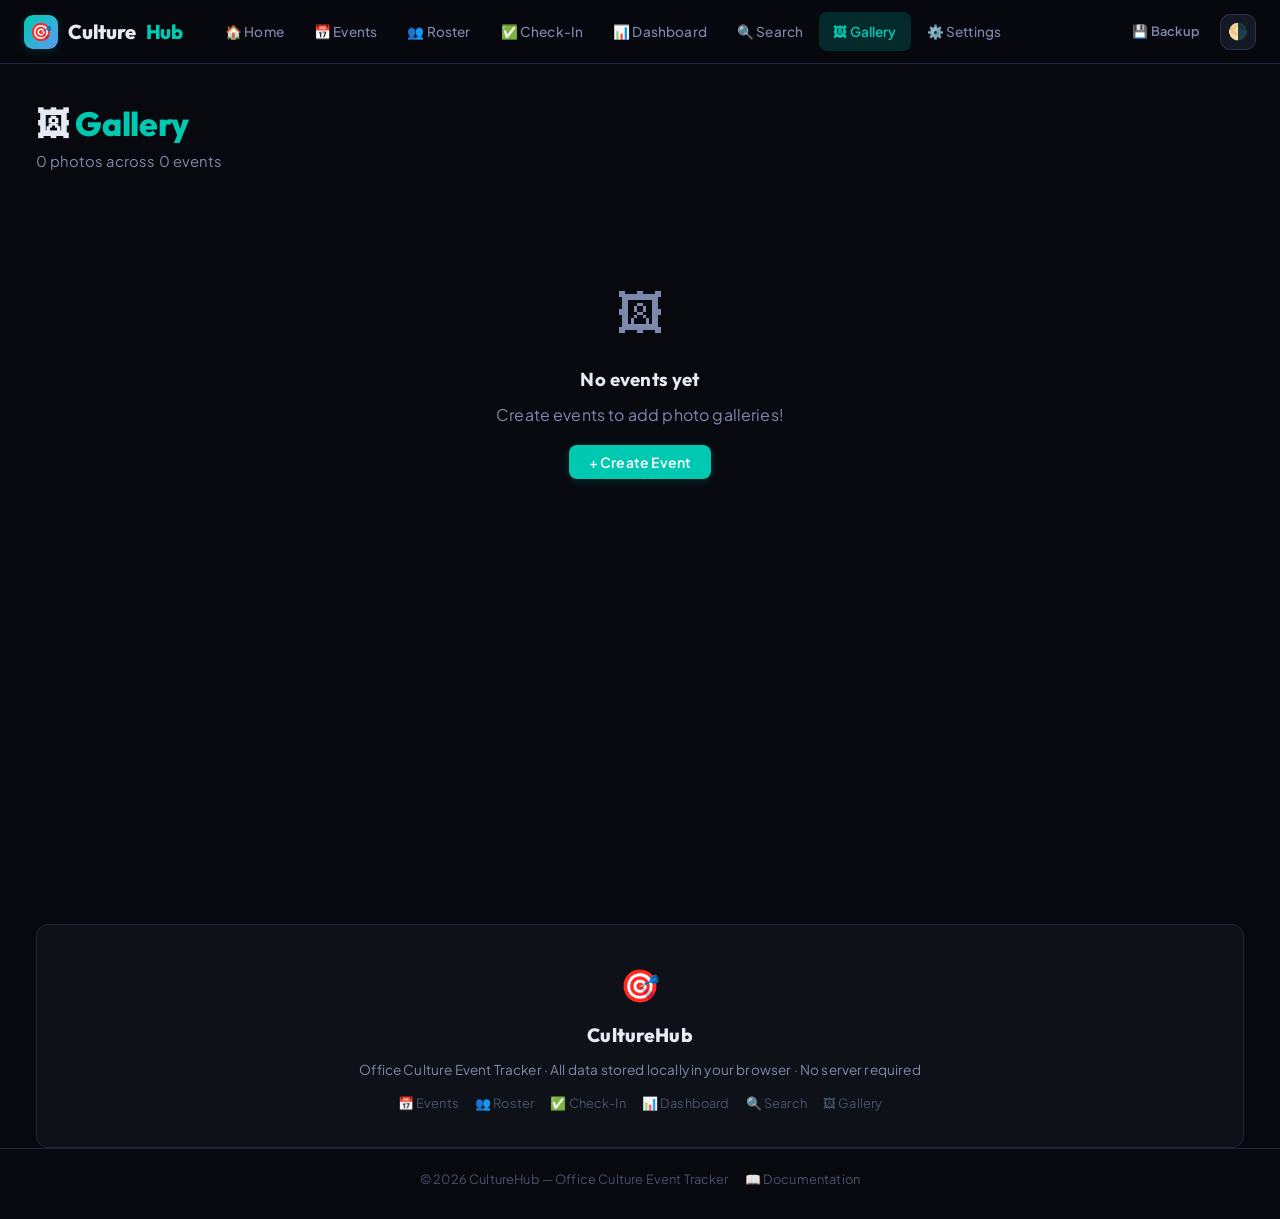
<file: gallery.html>
<!DOCTYPE html>
<html lang="en">
<head>
<script>(function(){var t=localStorage.getItem("culturehub_theme")||"dark";var a=localStorage.getItem("culturehub_accent")||"teal";if(a==="rose")a="red";document.documentElement.setAttribute("data-theme",t);document.documentElement.setAttribute("data-accent",a);})();</script>
<meta charset="UTF-8"/>
<meta name="viewport" content="width=device-width, initial-scale=1.0"/>
<title>CultureHub — Gallery</title>
<link rel="stylesheet" href="style.css"/>
<style>
  .photo-grid {
    display: grid;
    grid-template-columns: repeat(auto-fill, minmax(180px, 1fr));
    gap: 12px;
  }
  .photo-item {
    position: relative; aspect-ratio: 1;
    border-radius: var(--radius-sm); overflow: hidden;
    border: 1px solid var(--border); cursor: pointer;
    background: var(--bg3);
    transition: transform 0.2s, box-shadow 0.2s;
    group: true;
  }
  .photo-item:hover { transform: scale(1.02); box-shadow: var(--shadow); }
  .photo-item img { width: 100%; height: 100%; object-fit: cover; display: block; }
  .photo-item .photo-overlay {
    position: absolute; inset: 0;
    background: linear-gradient(to top, rgba(0,0,0,0.7) 0%, transparent 60%);
    opacity: 0; transition: opacity 0.2s;
    display: flex; flex-direction: column; justify-content: flex-end; padding: 10px;
  }
  .photo-item:hover .photo-overlay { opacity: 1; }
  .photo-item .photo-caption { color: #fff; font-size: 0.78rem; font-weight: 500; }
  .photo-item .photo-del {
    position: absolute; top: 6px; right: 6px;
    background: rgba(0,0,0,0.6); border: none; color: #fff;
    border-radius: 6px; padding: 4px 8px; cursor: pointer; font-size: 0.8rem;
    opacity: 0; transition: opacity 0.2s;
  }
  .photo-item:hover .photo-del { opacity: 1; }

  /* Slideshow */
  .slideshow-overlay {
    position: fixed; inset: 0; z-index: 500;
    background: rgba(0,0,0,0.95);
    display: flex; flex-direction: column; align-items: center; justify-content: center;
    animation: fadeIn 0.2s ease;
  }
  .slideshow-img {
    max-width: 90vw; max-height: 75vh;
    object-fit: contain; border-radius: 12px;
    animation: zoomIn 0.3s ease;
  }
  @keyframes zoomIn { from{transform:scale(0.9);opacity:0} to{transform:scale(1);opacity:1} }
  .slide-controls {
    display: flex; align-items: center; gap: 24px;
    margin-top: 20px; padding: 0 40px;
  }
  .slide-btn {
    width: 52px; height: 52px; border-radius: 50%;
    background: rgba(255,255,255,0.1); border: 1px solid rgba(255,255,255,0.2);
    color: #fff; font-size: 1.4rem; cursor: pointer;
    transition: background 0.15s; display: flex; align-items: center; justify-content: center;
  }
  .slide-btn:hover { background: rgba(255,255,255,0.2); }
  .slide-dots { display: flex; gap: 6px; }
  .slide-dot {
    width: 8px; height: 8px; border-radius: 50%;
    background: rgba(255,255,255,0.3); cursor: pointer;
    transition: background 0.15s, transform 0.15s;
  }
  .slide-dot.active { background: #fff; transform: scale(1.3); }

  /* Upload zone */
  .upload-zone {
    border: 2px dashed var(--border2); border-radius: var(--radius);
    padding: 32px; text-align: center; cursor: pointer;
    transition: all 0.2s; color: var(--text2);
  }
  .upload-zone:hover, .upload-zone.drag-over { border-color: var(--accent); color: var(--accent); background: var(--accent-glow); }
</style>
</head>
<body>
<div id="nav-root"></div>
<div id="slideshow-root"></div>
<main class="page" id="root"></main>
<div id="about-root"></div>
<div id="footer-root"></div>

<script src="data.js"></script>
<script src="utils.js"></script>
<script>
document.getElementById('nav-root').innerHTML = navHTML();
document.getElementById('about-root').innerHTML = aboutCardHTML();
document.getElementById('footer-root').innerHTML = footerHTML();
setActiveNav();

const urlParams = new URLSearchParams(location.search);
let selectedEventId = urlParams.get('event') || null;
let slideIdx = 0;
let slideshowImages = [];

// ── Slideshow ────────────────────────────────────────────────────────────────
function openSlideshow(images, startIdx = 0) {
  slideshowImages = images;
  slideIdx = startIdx;
  renderSlideshow();
}

function renderSlideshow() {
  const root = document.getElementById('slideshow-root');
  if (!slideshowImages.length) { root.innerHTML = ''; return; }
  const img = slideshowImages[slideIdx];
  root.innerHTML = `
    <div class="slideshow-overlay" id="ss-overlay" onclick="closeSlideshow(event)">
      <div style="text-align:right;width:90vw;margin-bottom:8px">
        <button onclick="closeSlideshow()" style="background:rgba(255,255,255,0.1);border:none;color:#fff;padding:8px 14px;border-radius:8px;cursor:pointer;font-size:0.9rem">✕ Close</button>
      </div>
      <img class="slideshow-img" src="${img.url}" alt="${img.caption||''}"/>
      ${img.caption ? `<div style="color:rgba(255,255,255,0.7);margin-top:10px;font-size:0.9rem">${img.caption}</div>` : ''}
      <div class="slide-controls">
        <button class="slide-btn" onclick="prevSlide()">◀</button>
        <div class="slide-dots">
          ${slideshowImages.map((_, i) => `
            <div class="slide-dot ${i===slideIdx?'active':''}" onclick="goSlide(${i})"></div>`).join('')}
        </div>
        <button class="slide-btn" onclick="nextSlide()">▶</button>
      </div>
      <div style="color:rgba(255,255,255,0.4);font-size:0.8rem;margin-top:8px">${slideIdx+1} / ${slideshowImages.length}</div>
    </div>
  `;
}

function closeSlideshow(e) {
  if (e && e.target !== document.getElementById('ss-overlay') && !e.target.classList.contains('slide-btn')) return;
  slideshowImages = [];
  document.getElementById('slideshow-root').innerHTML = '';
}
function nextSlide() { slideIdx = (slideIdx + 1) % slideshowImages.length; renderSlideshow(); }
function prevSlide() { slideIdx = (slideIdx - 1 + slideshowImages.length) % slideshowImages.length; renderSlideshow(); }
function goSlide(i) { slideIdx = i; renderSlideshow(); }

// Keyboard nav
document.addEventListener('keydown', e => {
  if (!slideshowImages.length) return;
  if (e.key === 'ArrowRight') nextSlide();
  if (e.key === 'ArrowLeft') prevSlide();
  if (e.key === 'Escape') { slideshowImages = []; document.getElementById('slideshow-root').innerHTML = ''; }
});

// ── Upload ────────────────────────────────────────────────────────────────────
function handleFiles(files, eventId) {
  const imgs = Array.from(files).filter(f => f.type.startsWith('image/'));
  if (!imgs.length) { toast('No image files found', 'error'); return; }
  imgs.forEach(file => {
    const reader = new FileReader();
    reader.onload = e => {
      try {
        CH.addGalleryImage(eventId, e.target.result, '');
        toast('Photo added!', 'success');
        render();
      } catch (err) {
        if (err.name === 'QuotaExceededError' || err.name === 'NS_ERROR_DOM_QUOTA_REACHED') {
          toast('Storage full — download a backup then delete some photos to free space.', 'error', 6000);
        } else {
          toast('Failed to save photo', 'error');
        }
      }
    };
    reader.readAsDataURL(file);
  });
}

function setupDropZone(el, eventId) {
  el.addEventListener('dragover', e => { e.preventDefault(); el.classList.add('drag-over'); });
  el.addEventListener('dragleave', () => el.classList.remove('drag-over'));
  el.addEventListener('drop', e => {
    e.preventDefault(); el.classList.remove('drag-over');
    handleFiles(e.dataTransfer.files, eventId);
  });
  el.addEventListener('click', () => {
    const input = document.createElement('input');
    input.type = 'file'; input.multiple = true; input.accept = 'image/*';
    input.onchange = () => handleFiles(input.files, eventId);
    input.click();
  });
}

async function deletePhoto(eventId, imgId) {
  CH.removeGalleryImage(eventId, imgId);
  toast('Photo removed', 'info');
  render();
}

function renderEventGallery(event) {
  const hasPhotos = event.gallery.length > 0;
  const uploadId = `upload-${event.id}`;
  return `
    <div class="card" style="margin-bottom:24px">
      <div style="display:flex;align-items:center;justify-content:space-between;margin-bottom:16px">
        <div>
          <div class="card-title" style="margin:0">${event.title}</div>
          <div style="font-size:0.8rem;color:var(--text2);margin-top:2px">${fmtDate(event.date)} · ${event.gallery.length} photo${event.gallery.length===1?'':'s'}</div>
        </div>
        <div style="display:flex;gap:8px">
          ${hasPhotos ? `<button class="btn btn-secondary btn-sm" onclick="openSlideshow(${JSON.stringify(event.gallery)},0)">▶ Slideshow</button>` : ''}
          <label class="btn btn-primary btn-sm" style="cursor:pointer">
            📷 Add Photos
            <input type="file" multiple accept="image/*" style="display:none" onchange="handleFiles(this.files,'${event.id}')"/>
          </label>
        </div>
      </div>

      ${!hasPhotos ?
        `<div class="upload-zone" id="${uploadId}">
          <div style="font-size:2.5rem;margin-bottom:8px">📷</div>
          <div style="font-weight:600">Drop photos here or click to upload</div>
          <div style="font-size:0.8rem;margin-top:4px">Supports JPG, PNG, GIF, WebP</div>
        </div>` :
        `<div class="photo-grid">
          ${event.gallery.map((img, i) => `
          <div class="photo-item" onclick="openSlideshow(${JSON.stringify(event.gallery)},${i})">
            <img src="${img.url}" alt="${img.caption||''}" loading="lazy"/>
            <div class="photo-overlay">
              ${img.caption ? `<span class="photo-caption">${img.caption}</span>` : ''}
            </div>
            <button class="photo-del" onclick="event.stopPropagation();deletePhoto('${event.id}','${img.id}')">🗑</button>
          </div>`).join('')}
          <div class="upload-zone" id="${uploadId}" style="aspect-ratio:1;padding:0;display:flex;flex-direction:column;align-items:center;justify-content:center;gap:8px">
            <span style="font-size:1.8rem">➕</span>
            <span style="font-size:0.8rem">Add photos</span>
          </div>
        </div>`
      }
    </div>
  `;
}

function render() {
  const events = CH.getEvents().sort((a,b) => (b.date||'') > (a.date||'') ? 1 : -1);
  const displayEvents = selectedEventId ? events.filter(e => e.id === selectedEventId) : events;
  const totalPhotos = events.reduce((s,e) => s + e.gallery.length, 0);

  document.getElementById('root').innerHTML = `
    <div class="page-header">
      <div>
        <div class="page-title">🖼 <span>Gallery</span></div>
        <div class="page-subtitle">${totalPhotos} photos across ${events.length} events</div>
      </div>
      ${selectedEventId ? `<a href="gallery.html" class="btn btn-secondary">← All Events</a>` : ''}
    </div>

    <!-- Event filter -->
    ${!selectedEventId && events.length > 1 ? `
    <div style="display:flex;gap:8px;margin-bottom:24px;flex-wrap:wrap">
      ${events.map(ev => `
        <button class="btn btn-sm btn-ghost" onclick="selectedEventId='${ev.id}';render()">
          ${ev.title} <span class="badge badge-gray" style="margin-left:4px">${ev.gallery.length}</span>
        </button>`).join('')}
    </div>` : ''}

    ${displayEvents.length === 0 ?
      `<div class="empty-state">
        <span class="empty-icon">🖼</span>
        <h3>No events yet</h3>
        <p>Create events to add photo galleries!</p>
        <a href="events.html" class="btn btn-primary" style="margin-top:16px">+ Create Event</a>
      </div>` :
      displayEvents.map(ev => renderEventGallery(ev)).join('')
    }
  `;

  // Setup all drop zones after render
  setTimeout(() => {
    displayEvents.forEach(ev => {
      const el = document.getElementById(`upload-${ev.id}`);
      if (el) setupDropZone(el, ev.id);
    });
  }, 50);
}

window.addEventListener('culturehub:updated', render);
render();
</script>
</body>
</html>
</file>
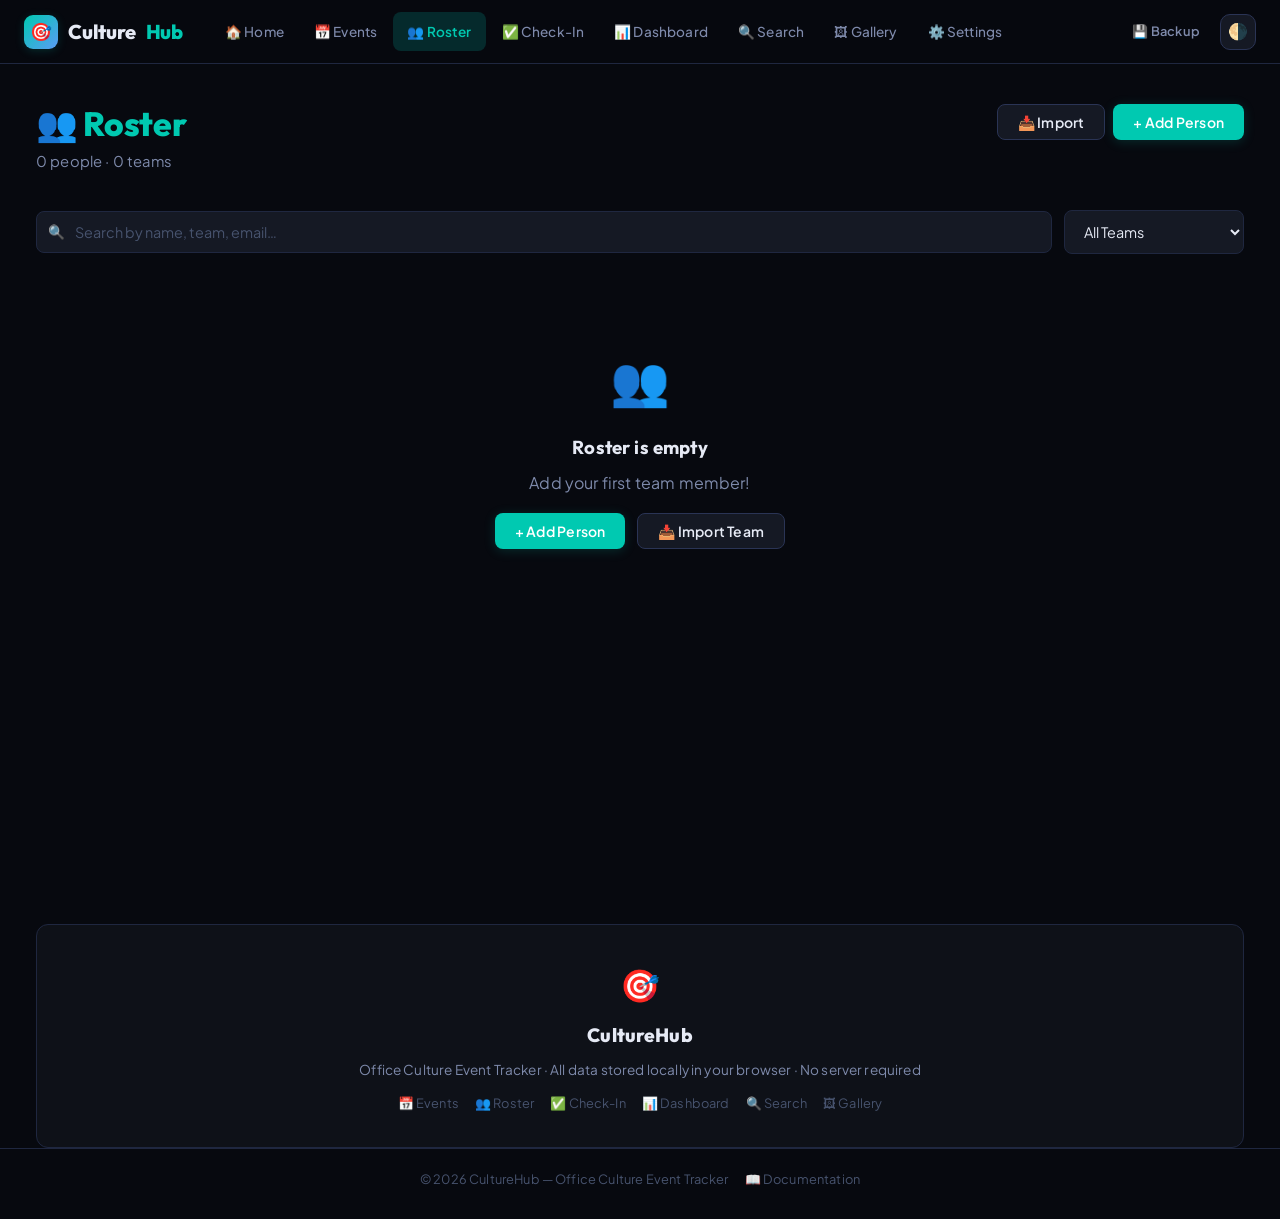
<file: roster.html>
<!DOCTYPE html>
<html lang="en">
<head>
<script>(function(){var t=localStorage.getItem("culturehub_theme")||"dark";var a=localStorage.getItem("culturehub_accent")||"teal";if(a==="rose")a="red";document.documentElement.setAttribute("data-theme",t);document.documentElement.setAttribute("data-accent",a);})();</script>
<meta charset="UTF-8"/>
<meta name="viewport" content="width=device-width, initial-scale=1.0"/>
<title>CultureHub — Roster</title>
<link rel="stylesheet" href="style.css"/>
</head>
<body>
<div id="nav-root"></div>
<main class="page" id="root"></main>
<div id="about-root"></div>
<div id="footer-root"></div>

<script src="data.js"></script>
<script src="utils.js"></script>
<script>
document.getElementById('nav-root').innerHTML = navHTML();
document.getElementById('about-root').innerHTML = aboutCardHTML();
document.getElementById('footer-root').innerHTML = footerHTML();
setActiveNav();

let searchQ = '', filterTeam = 'all';

function showPersonModal(id = null) {
  const p = id ? CH.getPeople().find(x => x.id === id) : null;
  openModal(`
    <div class="modal-header">
      <span class="modal-title">${p ? '✏️ Edit Person' : '➕ Add Person'}</span>
      <button class="modal-close" onclick="closeModal(this)">✕</button>
    </div>
    <div class="form-group">
      <label>Full Name *</label>
      <input class="form-control" id="p-name" placeholder="Jane Smith" value="${p ? p.name : ''}"/>
    </div>
    <div class="form-row">
      <div class="form-group">
        <label>Team / Department</label>
        <input class="form-control" id="p-team" placeholder="Engineering, HR, etc." value="${p ? p.team : ''}"/>
      </div>
      <div class="form-group">
        <label>Email</label>
        <input type="email" class="form-control" id="p-email" placeholder="jane@company.com" value="${p ? p.email : ''}"/>
      </div>
    </div>
    <div class="modal-footer">
      <button class="btn btn-secondary" onclick="closeModal(this)">Cancel</button>
      <button class="btn btn-primary" onclick="savePerson('${id||''}')">
        ${p ? 'Save Changes' : 'Add Person'}
      </button>
    </div>
  `);
}

function savePerson(id) {
  const name = document.getElementById('p-name').value.trim();
  if (!name) { toast('Name is required', 'error'); return; }
  const team = document.getElementById('p-team').value.trim();
  const email = document.getElementById('p-email').value.trim();
  if (id) {
    CH.updatePerson(id, { name, team, email });
    toast('Person updated', 'success');
  } else {
    CH.addPerson(name, team, email);
    toast('Person added!', 'success');
  }
  closeAllModals();
  render();
}

async function deletePerson(id, name) {
  const ok = await confirmDialog(`Remove <strong>${name}</strong> from roster? Their attendance history will also be removed.`);
  if (!ok) return;
  CH.deletePerson(id);
  toast('Person removed', 'info');
  render();
}

function showPersonStatsModal(id) {
  const data = CH.load();
  const stats = CH.getPersonStats(id, data);
  if (!stats) return;
  const { person, eventsAttended, totalPoints, wins } = stats;

  const lb = CH.getLeaderboard(data);
  const rank = lb.findIndex(e => e.person.id === id) + 1;

  const sorted = [...eventsAttended].sort((a, b) => (b.event.date || '').localeCompare(a.event.date || ''));

  openModal(`
    <div class="modal-header">
      <span class="modal-title">📊 Participation Stats</span>
      <button class="modal-close" onclick="closeModal(this)">✕</button>
    </div>

    <div style="display:flex;align-items:center;gap:14px;margin-bottom:20px">
      ${avatarEl(person.name)}
      <div>
        <div style="font-weight:700;font-size:1.1rem">${person.name}</div>
        <div style="font-size:0.8rem;color:var(--text2)">${person.team ? `<span class="badge badge-gray">${person.team}</span>` : 'No team'} ${person.email ? ` · ${person.email}` : ''}</div>
      </div>
    </div>

    <div style="display:grid;grid-template-columns:repeat(4,1fr);gap:10px;margin-bottom:24px">
      <div style="background:var(--bg3);border:1px solid var(--border);border-radius:10px;padding:14px 8px;text-align:center">
        <div style="font-size:1.5rem;font-weight:800;color:var(--accent)">${totalPoints}</div>
        <div style="font-size:0.68rem;color:var(--text3);text-transform:uppercase;letter-spacing:.04em">Points</div>
      </div>
      <div style="background:var(--bg3);border:1px solid var(--border);border-radius:10px;padding:14px 8px;text-align:center">
        <div style="font-size:1.5rem;font-weight:800">${eventsAttended.length}</div>
        <div style="font-size:0.68rem;color:var(--text3);text-transform:uppercase;letter-spacing:.04em">Events</div>
      </div>
      <div style="background:var(--bg3);border:1px solid var(--border);border-radius:10px;padding:14px 8px;text-align:center">
        <div style="font-size:1.5rem;font-weight:800;color:var(--gold)">${wins}</div>
        <div style="font-size:0.68rem;color:var(--text3);text-transform:uppercase;letter-spacing:.04em">Wins</div>
      </div>
      <div style="background:var(--bg3);border:1px solid var(--border);border-radius:10px;padding:14px 8px;text-align:center">
        <div style="font-size:1.5rem;font-weight:800">${rank > 0 ? '#' + rank : '—'}</div>
        <div style="font-size:0.68rem;color:var(--text3);text-transform:uppercase;letter-spacing:.04em">Rank</div>
      </div>
    </div>

    <div style="font-size:0.75rem;color:var(--text3);text-transform:uppercase;letter-spacing:.05em;margin-bottom:8px">Event History</div>
    ${sorted.length === 0 ? `
      <div class="empty-state" style="padding:24px">
        <span class="empty-icon">🏁</span>
        <h3>No events yet</h3>
        <p>${person.name.split(' ')[0]} hasn't checked into any events.</p>
      </div>` : `
      <div class="table-wrap" style="max-height:320px;overflow-y:auto">
        <table>
          <thead><tr><th>Event</th><th>Date</th><th>Type</th><th>Result</th></tr></thead>
          <tbody>
            ${sorted.map(ea => `
              <tr>
                <td style="font-weight:600">${ea.event.title}</td>
                <td>${fmtDate(ea.event.date)}</td>
                <td>${eventTypeBadge(ea.event.type)}</td>
                <td>${pointsBadge(ea.attendance.points, ea.attendance.isWinner)}</td>
              </tr>`).join('')}
          </tbody>
        </table>
      </div>`}

    <div class="modal-footer">
      <button class="btn btn-secondary" onclick="generateReport('person','${id}')">📑 Full Report PDF</button>
      <button class="btn btn-primary" onclick="closeModal(this)">Close</button>
    </div>
  `, { lg: true });
}

function showImportModal() {
  openModal(`
    <div class="modal-header">
      <span class="modal-title">📥 Import Team Members</span>
      <button class="modal-close" onclick="closeModal(this)">✕</button>
    </div>
    <p style="color:var(--text2);font-size:0.875rem;margin-bottom:16px">
      Import from a JSON file or paste JSON data. Supports fields: <code style="color:var(--accent)">name</code>, <code style="color:var(--accent)">team</code>, <code style="color:var(--accent)">email</code>.
      Also works with Microsoft Teams / Azure AD export format (<code style="color:var(--accent)">displayName</code>, <code style="color:var(--accent)">mail</code>).
    </p>

    <div style="display:flex;gap:8px;margin-bottom:16px">
      <button class="btn btn-secondary btn-sm" onclick="document.getElementById('import-file').click()">📂 Load JSON File</button>
      <input type="file" id="import-file" accept=".json,.csv" style="display:none" onchange="loadImportFile(event)"/>
      <button class="btn btn-ghost btn-sm" onclick="loadSampleImport()">Try Sample Data</button>
    </div>

    <div class="form-group">
      <label>Paste JSON Array</label>
      <textarea class="form-control" id="import-json" style="min-height:140px;font-family:monospace;font-size:0.8rem"
        placeholder='[{"name":"Alice Johnson","team":"Engineering"},{"name":"Bob Smith","team":"HR","email":"bob@company.com"}]'></textarea>
    </div>

    <div style="background:var(--bg3);border-radius:8px;padding:12px;font-size:0.8rem;color:var(--text2);margin-bottom:16px">
      <strong>Microsoft Teams format:</strong> Export users from Admin Center as JSON with fields <code>displayName</code>, <code>mail</code>, <code>department</code>
    </div>

    <div class="modal-footer">
      <button class="btn btn-secondary" onclick="closeModal(this)">Cancel</button>
      <button class="btn btn-primary" onclick="doImport()">📥 Import</button>
    </div>
  `, { lg: false });
}

function loadImportFile(e) {
  const file = e.target.files[0];
  if (!file) return;
  const reader = new FileReader();
  reader.onload = evt => {
    document.getElementById('import-json').value = evt.target.result;
  };
  reader.readAsText(file);
}

function loadSampleImport() {
  const sample = [
    {"name":"Alice Johnson","team":"Engineering","email":"alice@company.com"},
    {"name":"Bob Smith","team":"Marketing","email":"bob@company.com"},
    {"name":"Carol White","team":"HR","email":"carol@company.com"},
    {"name":"David Lee","team":"Engineering","email":"david@company.com"},
    {"name":"Emma Davis","team":"Sales","email":"emma@company.com"},
    {"displayName":"Frank Miller","mail":"frank@company.com","department":"Finance"},
    {"displayName":"Grace Kim","mail":"grace@company.com","department":"Engineering"}
  ];
  document.getElementById('import-json').value = JSON.stringify(sample, null, 2);
}

function doImport() {
  const raw = document.getElementById('import-json').value.trim();
  if (!raw) { toast('Paste JSON data first', 'error'); return; }
  let list;
  try {
    list = JSON.parse(raw);
    if (!Array.isArray(list)) list = [list];
  } catch(e) {
    toast('Invalid JSON format', 'error'); return;
  }
  const added = CH.importPeople(list);
  toast(`Imported ${added} new people (${list.length - added} already existed)`, 'success');
  closeAllModals();
  render();
}

function getTeams() {
  const teams = [...new Set(CH.getPeople().map(p => p.team).filter(Boolean))].sort();
  return teams;
}

function render() {
  let people = CH.getPeople().sort((a,b) => a.name.localeCompare(b.name));
  const lb = CH.getLeaderboard();
  const teams = getTeams();

  if (searchQ) people = people.filter(p =>
    p.name.toLowerCase().includes(searchQ) ||
    (p.team||'').toLowerCase().includes(searchQ) ||
    (p.email||'').toLowerCase().includes(searchQ));
  if (filterTeam !== 'all') people = people.filter(p => p.team === filterTeam);

  document.getElementById('root').innerHTML = `
    <div class="page-header">
      <div>
        <div class="page-title">👥 <span>Roster</span></div>
        <div class="page-subtitle">${CH.getPeople().length} people · ${teams.length} teams</div>
      </div>
      <div class="flex gap-2">
        <button class="btn btn-secondary" onclick="showImportModal()">📥 Import</button>
        <button class="btn btn-primary" onclick="showPersonModal()">+ Add Person</button>
      </div>
    </div>

    <!-- Filters -->
    <div style="display:flex;gap:12px;margin-bottom:24px;flex-wrap:wrap;align-items:center">
      <div class="search-wrap" style="flex:1;min-width:200px">
        <input class="form-control" id="roster-search" placeholder="Search by name, team, email…" value="${searchQ}"
          oninput="searchQ=this.value.toLowerCase();withFocusPreserved(render)"/>
      </div>
      <select class="form-control" style="width:180px" onchange="filterTeam=this.value;render()">
        <option value="all">All Teams</option>
        ${teams.map(t => `<option ${filterTeam===t?'selected':''}>${t}</option>`).join('')}
      </select>
    </div>

    ${people.length === 0 ? `
      <div class="empty-state">
        <span class="empty-icon">👥</span>
        <h3>${searchQ||filterTeam!=='all' ? 'No people match' : 'Roster is empty'}</h3>
        <p>${searchQ||filterTeam!=='all' ? 'Try different filters.' : 'Add your first team member!'}</p>
        ${!searchQ&&filterTeam==='all'?`
          <div style="display:flex;gap:12px;justify-content:center;margin-top:16px">
            <button class="btn btn-primary" onclick="showPersonModal()">+ Add Person</button>
            <button class="btn btn-secondary" onclick="showImportModal()">📥 Import Team</button>
          </div>`:''}
      </div>` :
    `<div class="table-wrap">
      <table>
        <thead>
          <tr>
            <th>Name</th>
            <th>Team</th>
            <th>Email</th>
            <th>Total Points</th>
            <th>Events</th>
            <th>Wins</th>
            <th></th>
          </tr>
        </thead>
        <tbody>
          ${people.map(p => {
            const stats = lb.find(e => e.person.id === p.id);
            return `
            <tr style="cursor:pointer" onclick="showPersonStatsModal('${p.id}')" title="View stats for ${p.name.replace(/"/g,'&quot;')}">
              <td>
                <div style="display:flex;align-items:center;gap:10px">
                  ${avatarEl(p.name)}
                  <span style="font-weight:600">${p.name}</span>
                </div>
              </td>
              <td>${p.team ? `<span class="badge badge-gray">${p.team}</span>` : '<span style="color:var(--text3)">—</span>'}</td>
              <td style="color:var(--text2);font-size:0.85rem">${p.email || '—'}</td>
              <td><span style="font-weight:700;color:var(--accent)">${stats ? stats.points : 0}</span></td>
              <td>${stats ? stats.events : 0}</td>
              <td>${stats && stats.wins > 0 ? `<span style="color:var(--gold)">🏆 ${stats.wins}</span>` : '—'}</td>
              <td>
                <div style="display:flex;gap:6px;justify-content:flex-end" onclick="event.stopPropagation()">
                  <button class="btn btn-sm btn-ghost" onclick="generateReport('person','${p.id}')" title="Report">📑</button>
                  <button class="btn btn-sm btn-ghost" onclick="showPersonModal('${p.id}')">✏️</button>
                  <button class="btn btn-sm btn-danger" onclick="deletePerson('${p.id}','${p.name.replace(/'/g,"\\'")}')">🗑</button>
                </div>
              </td>
            </tr>`;
          }).join('')}
        </tbody>
      </table>
    </div>`}
  `;
}

window.addEventListener('culturehub:updated', render);
render();
</script>
</body>
</html>
</file>
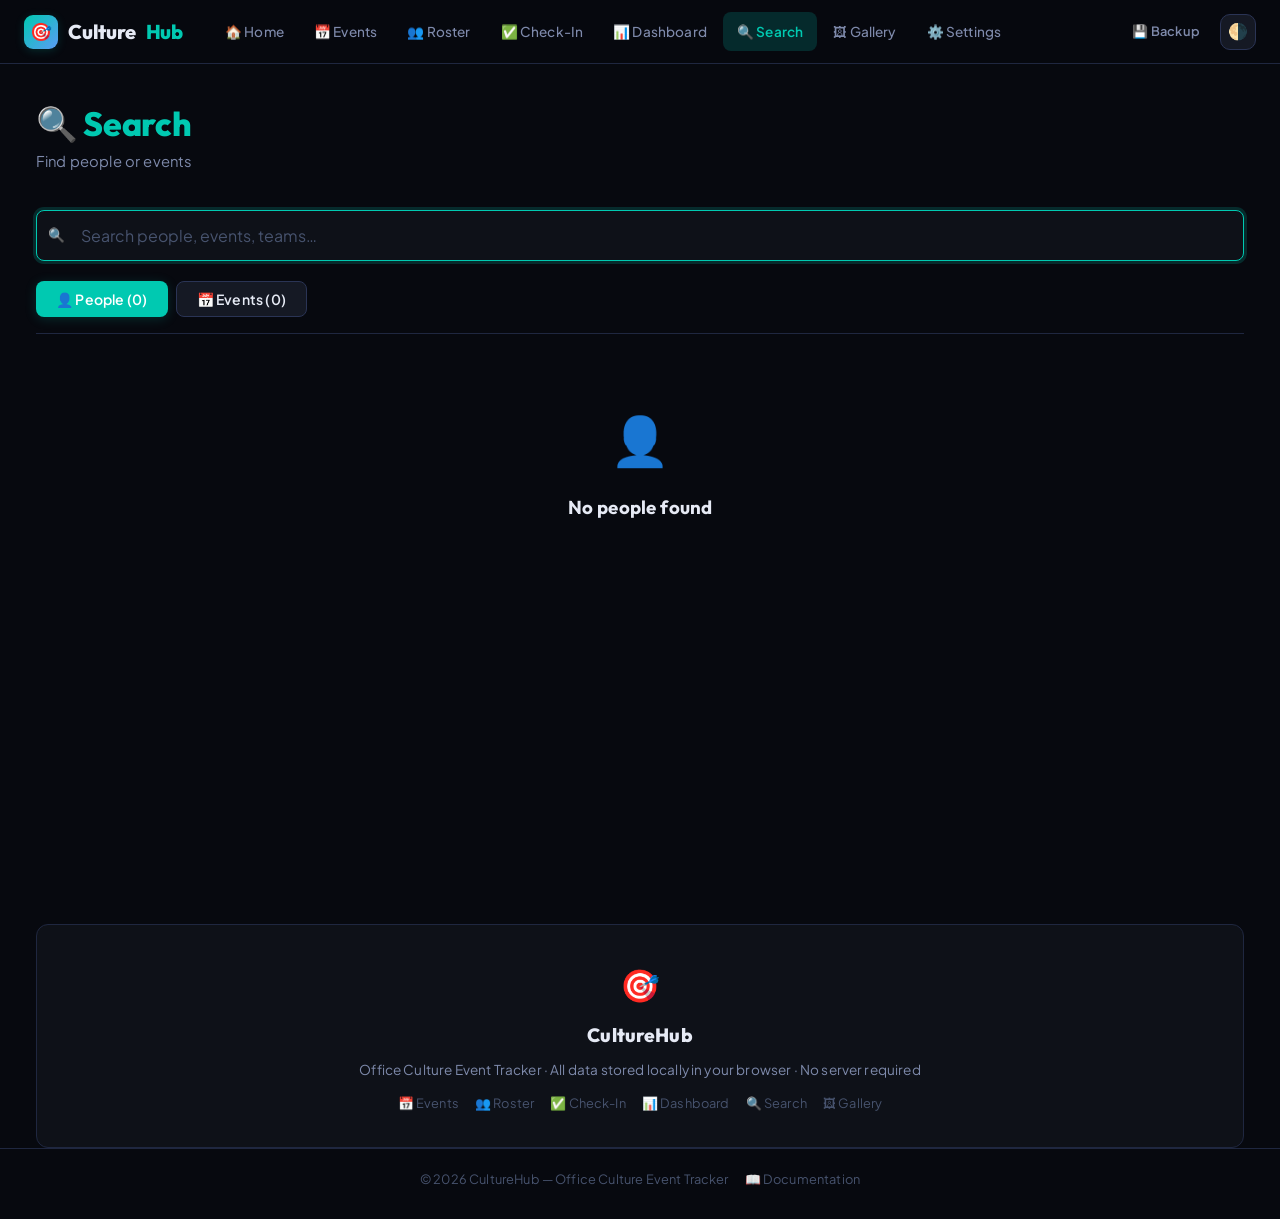
<file: search.html>
<!DOCTYPE html>
<html lang="en">
<head>
<script>(function(){var t=localStorage.getItem("culturehub_theme")||"dark";var a=localStorage.getItem("culturehub_accent")||"teal";if(a==="rose")a="red";document.documentElement.setAttribute("data-theme",t);document.documentElement.setAttribute("data-accent",a);})();</script>
<meta charset="UTF-8"/>
<meta name="viewport" content="width=device-width, initial-scale=1.0"/>
<title>CultureHub — Search</title>
<link rel="stylesheet" href="style.css"/>
<style>
  .result-card {
    padding: 16px 20px; border-radius: var(--radius-sm);
    border: 1px solid var(--border); background: var(--bg2);
    cursor: pointer; transition: all 0.15s;
  }
  .result-card:hover { border-color: var(--accent); background: var(--bg3); }
  .detail-panel { animation: slideUp 0.2s ease; }
</style>
</head>
<body>
<div id="nav-root"></div>
<main class="page" id="root"></main>
<div id="about-root"></div>
<div id="footer-root"></div>

<script src="data.js"></script>
<script src="utils.js"></script>
<script>
document.getElementById('nav-root').innerHTML = navHTML();
document.getElementById('about-root').innerHTML = aboutCardHTML();
document.getElementById('footer-root').innerHTML = footerHTML();
setActiveNav();

let searchMode = 'person'; // 'person' | 'event'
let searchQ = '';
let selectedId = null;
let detailType = null;

function renderPersonDetail(personId) {
  const stats = CH.getPersonStats(personId);
  if (!stats) return '<p>Not found</p>';
  const { person, eventsAttended, totalPoints, wins } = stats;

  return `
    <div class="detail-panel">
      <div style="display:flex;align-items:center;gap:16px;margin-bottom:24px">
        ${avatarEl(person.name, 'avatar-lg')}
        <div>
          <div style="font-family:var(--font-display);font-size:1.4rem;font-weight:800">${person.name}</div>
          ${person.team ? `<span class="badge badge-gray">${person.team}</span>` : ''}
          ${person.email ? `<span style="color:var(--text2);font-size:0.85rem;margin-left:8px">${person.email}</span>` : ''}
        </div>
        <button class="btn btn-secondary btn-sm" style="margin-left:auto" onclick="generateReport('person','${person.id}')">📑 PDF Report</button>
      </div>

      <div class="grid-4" style="margin-bottom:24px">
        <div class="stat-card accent">
          <div class="stat-label">Total Points</div>
          <div class="stat-value">${totalPoints}</div>
        </div>
        <div class="stat-card gold">
          <div class="stat-label">Events Attended</div>
          <div class="stat-value">${eventsAttended.length}</div>
        </div>
        <div class="stat-card green">
          <div class="stat-label">Wins</div>
          <div class="stat-value">${wins}</div>
        </div>
        <div class="stat-card red">
          <div class="stat-label">Leaderboard Rank</div>
          <div class="stat-value">#${CH.getLeaderboard().findIndex(e=>e.person.id===person.id)+1 || '—'}</div>
        </div>
      </div>

      <div class="card">
        <div class="card-title">📅 Events Attended</div>
        ${eventsAttended.length === 0 ?
          `<p style="color:var(--text2);font-size:0.9rem">No events attended yet</p>` :
          `<div class="table-wrap">
            <table>
              <thead><tr><th>Event</th><th>Date</th><th>Type</th><th>Status</th><th>Points</th></tr></thead>
              <tbody>
                ${eventsAttended.map(ea => `
                <tr>
                  <td><span style="font-weight:600">${ea.event.title}</span></td>
                  <td>${fmtDate(ea.event.date)}</td>
                  <td>${eventTypeBadge(ea.event.type)}</td>
                  <td>${ea.attendance.isWinner ?
                    '<span class="badge badge-gold">🏆 Winner</span>' :
                    '<span class="badge badge-green">✅ Attended</span>'}</td>
                  <td><span style="font-weight:700;color:var(--accent)">${ea.attendance.points}</span></td>
                </tr>`).join('')}
              </tbody>
            </table>
          </div>`
        }
      </div>
    </div>
  `;
}

function renderEventDetail(eventId) {
  const data = CH.load();
  const event = data.events.find(e => e.id === eventId);
  if (!event) return '<p>Not found</p>';
  const people = data.people;
  const attended = event.attendees.filter(a => a.checkedIn);
  const notAttended = event.attendees.filter(a => !a.checkedIn);
  const totalPts = attended.reduce((s,a) => s+a.points, 0);

  return `
    <div class="detail-panel">
      <div style="display:flex;align-items:flex-start;justify-content:space-between;margin-bottom:24px;flex-wrap:wrap;gap:12px">
        <div>
          <div style="font-family:var(--font-display);font-size:1.4rem;font-weight:800;margin-bottom:8px">${event.title}</div>
          <div style="display:flex;gap:8px;flex-wrap:wrap">
            ${eventTypeBadge(event.type)}
            <span style="color:var(--text2);font-size:0.85rem">📅 ${fmtDate(event.date)}</span>
            ${event.location?`<span style="color:var(--text2);font-size:0.85rem">📍 ${event.location}</span>`:''}
          </div>
        </div>
        <div style="display:flex;gap:8px">
          <a href="checkin.html?event=${event.id}" class="btn btn-primary btn-sm">✅ Check-In</a>
          <button class="btn btn-secondary btn-sm" onclick="generateReport('event','${event.id}')">📑 PDF Report</button>
        </div>
      </div>

      <div class="grid-4" style="margin-bottom:24px">
        <div class="stat-card accent">
          <div class="stat-label">Checked In</div>
          <div class="stat-value">${attended.length}</div>
        </div>
        <div class="stat-card gold">
          <div class="stat-label">Registered</div>
          <div class="stat-value">${event.attendees.length}</div>
        </div>
        <div class="stat-card green">
          <div class="stat-label">Points Given</div>
          <div class="stat-value">${totalPts}</div>
        </div>
        <div class="stat-card red">
          <div class="stat-label">Winners</div>
          <div class="stat-value">${event.attendees.filter(a=>a.isWinner).length}</div>
        </div>
      </div>

      ${event.description ? `<div class="card" style="margin-bottom:20px"><p style="color:var(--text2)">${event.description}</p></div>` : ''}

      <div class="card" style="margin-bottom:20px">
        <div class="card-title">✅ Attended (${attended.length})</div>
        ${attended.length === 0 ?
          `<p style="color:var(--text2);font-size:0.9rem">No check-ins yet</p>` :
          `<div class="table-wrap">
            <table>
              <thead><tr><th>Name</th><th>Team</th><th>Status</th><th>Points</th></tr></thead>
              <tbody>
                ${attended.map(a => {
                  const p = people.find(x => x.id === a.personId);
                  return p ? `<tr>
                    <td><div style="display:flex;align-items:center;gap:8px">${avatarEl(p.name,'avatar-sm')}<span style="font-weight:600">${p.name}</span></div></td>
                    <td>${p.team||'—'}</td>
                    <td>${a.isWinner ? '<span class="badge badge-gold">🏆 Winner</span>' : '<span class="badge badge-green">✅ Attended</span>'}</td>
                    <td><span style="font-weight:700;color:var(--accent)">${a.points}</span></td>
                  </tr>` : '';
                }).join('')}
              </tbody>
            </table>
          </div>`
        }
      </div>

      ${notAttended.length > 0 ? `
      <div class="card">
        <div class="card-title">⏳ Registered — Not Checked In (${notAttended.length})</div>
        <div style="display:flex;flex-wrap:wrap;gap:8px">
          ${notAttended.map(a => {
            const p = people.find(x => x.id === a.personId);
            return p ? `<div style="display:flex;align-items:center;gap:6px;padding:6px 12px;border-radius:99px;background:var(--bg3);border:1px solid var(--border)">
              ${avatarEl(p.name,'avatar-sm')}
              <span style="font-size:0.85rem;font-weight:500">${p.name}</span>
            </div>` : '';
          }).join('')}
        </div>
      </div>` : ''}
    </div>
  `;
}

function selectResult(id, type) {
  selectedId = id;
  detailType = type;
  render();
  setTimeout(() => document.getElementById('detail')?.scrollIntoView({ behavior: 'smooth', block: 'start' }), 50);
}

function render() {
  const people = CH.getPeople();
  const events = CH.getEvents();

  let personResults = searchQ ? people.filter(p =>
    p.name.toLowerCase().includes(searchQ) ||
    (p.team||'').toLowerCase().includes(searchQ) ||
    (p.email||'').toLowerCase().includes(searchQ)) : people;

  let eventResults = searchQ ? events.filter(e =>
    e.title.toLowerCase().includes(searchQ) ||
    (e.type||'').toLowerCase().includes(searchQ) ||
    (e.location||'').toLowerCase().includes(searchQ) ||
    (e.description||'').toLowerCase().includes(searchQ)) : events;

  // Sort by name/date
  personResults = [...personResults].sort((a,b) => a.name.localeCompare(b.name));
  eventResults = [...eventResults].sort((a,b) => (b.date||'') > (a.date||'') ? 1 : -1);

  const lb = CH.getLeaderboard();

  document.getElementById('root').innerHTML = `
    <div class="page-header">
      <div>
        <div class="page-title">🔍 <span>Search</span></div>
        <div class="page-subtitle">Find people or events</div>
      </div>
    </div>

    <!-- Search bar -->
    <div class="search-wrap" style="margin-bottom:20px">
      <input class="form-control" id="search-input" style="font-size:1rem;padding:14px 14px 14px 44px"
        placeholder="Search people, events, teams…" value="${searchQ}"
        oninput="searchQ=this.value.toLowerCase();withFocusPreserved(render)" autofocus/>
    </div>

    <!-- Mode tabs -->
    <div style="display:flex;gap:8px;margin-bottom:24px;border-bottom:1px solid var(--border);padding-bottom:16px">
      <button class="btn ${searchMode==='person'?'btn-primary':'btn-secondary'}" onclick="searchMode='person';render()">
        👤 People (${personResults.length})
      </button>
      <button class="btn ${searchMode==='event'?'btn-primary':'btn-secondary'}" onclick="searchMode='event';render()">
        📅 Events (${eventResults.length})
      </button>
    </div>

    <div style="display:grid;grid-template-columns:${selectedId?'360px 1fr':'1fr'};gap:24px;align-items:start">
      <!-- Results list -->
      <div>
        ${searchMode === 'person' ?
          (personResults.length === 0 ?
            `<div class="empty-state" style="padding:40px">
              <span class="empty-icon">👤</span>
              <h3>No people found</h3>
            </div>` :
            `<div style="display:flex;flex-direction:column;gap:8px">
              ${personResults.map(p => {
                const stats = lb.find(e=>e.person.id===p.id);
                const isSelected = selectedId === p.id;
                return `
                <div class="result-card" style="${isSelected?'border-color:var(--accent);background:var(--accent-glow)':''}"
                  onclick="selectResult('${p.id}','person')">
                  <div style="display:flex;align-items:center;gap:10px">
                    ${avatarEl(p.name)}
                    <div style="flex:1;min-width:0">
                      <div style="font-weight:600">${p.name}</div>
                      <div style="font-size:0.78rem;color:var(--text2)">${p.team||'No team'}${p.email?' · '+p.email:''}</div>
                    </div>
                    <div style="text-align:right;flex-shrink:0">
                      <div style="font-weight:800;color:var(--accent)">${stats?stats.points:0} pts</div>
                      <div style="font-size:0.7rem;color:var(--text3)">${stats?stats.events:0} events</div>
                    </div>
                  </div>
                </div>`;
              }).join('')}
            </div>`) :
          (eventResults.length === 0 ?
            `<div class="empty-state" style="padding:40px">
              <span class="empty-icon">📅</span>
              <h3>No events found</h3>
            </div>` :
            `<div style="display:flex;flex-direction:column;gap:8px">
              ${eventResults.map(ev => {
                const attended = ev.attendees.filter(a=>a.checkedIn).length;
                const isSelected = selectedId === ev.id;
                return `
                <div class="result-card" style="${isSelected?'border-color:var(--accent);background:var(--accent-glow)':''}"
                  onclick="selectResult('${ev.id}','event')">
                  <div style="display:flex;align-items:flex-start;gap:10px">
                    <div style="flex:1;min-width:0">
                      <div style="font-weight:600;margin-bottom:4px">${ev.title}</div>
                      <div style="display:flex;gap:6px;flex-wrap:wrap">
                        ${eventTypeBadge(ev.type)}
                        <span style="font-size:0.78rem;color:var(--text2)">${fmtDate(ev.date)}</span>
                      </div>
                    </div>
                    <div style="text-align:right;flex-shrink:0">
                      <div style="font-weight:800;color:var(--accent)">${attended}</div>
                      <div style="font-size:0.7rem;color:var(--text3)">attended</div>
                    </div>
                  </div>
                </div>`;
              }).join('')}
            </div>`)
        }
      </div>

      <!-- Detail pane -->
      ${selectedId ? `
      <div id="detail">
        ${detailType === 'person' ? renderPersonDetail(selectedId) : renderEventDetail(selectedId)}
      </div>` : ''}
    </div>
  `;
}

window.addEventListener('culturehub:updated', render);
render();
</script>
</body>
</html>
</file>
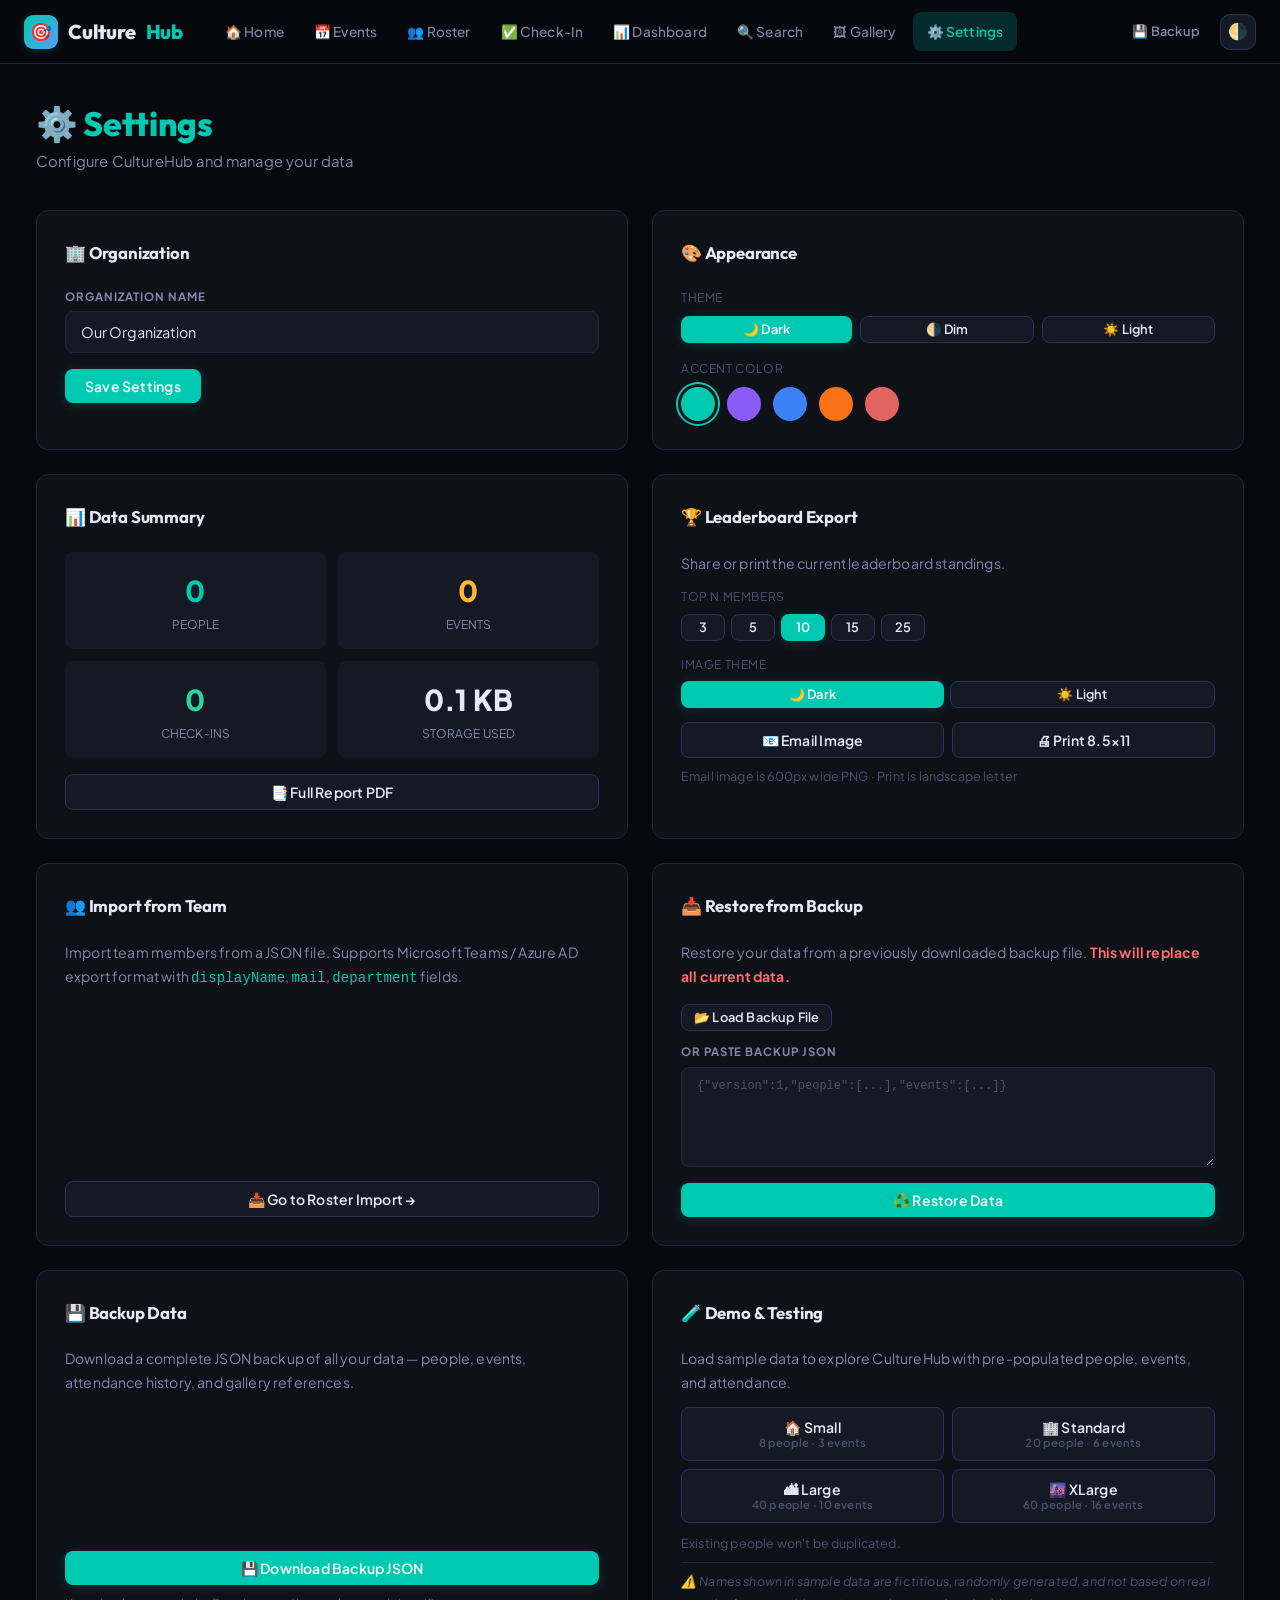
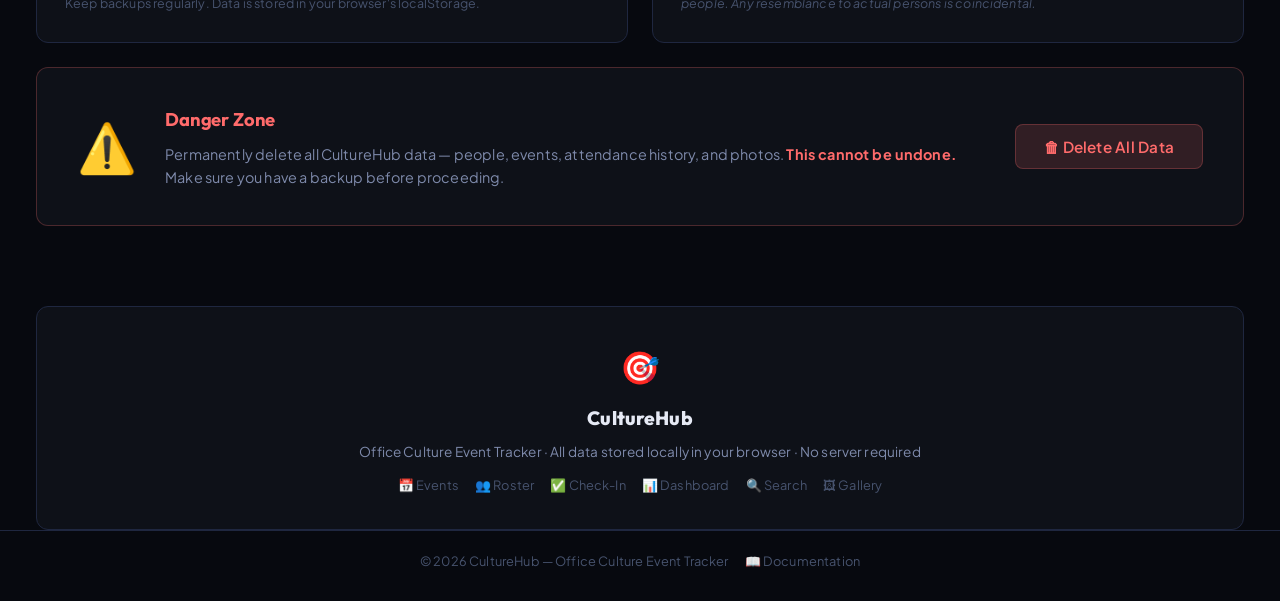
<file: settings.html>
<!DOCTYPE html>
<html lang="en">
<head>
<script>(function(){var t=localStorage.getItem("culturehub_theme")||"dark";var a=localStorage.getItem("culturehub_accent")||"teal";if(a==="rose")a="red";document.documentElement.setAttribute("data-theme",t);document.documentElement.setAttribute("data-accent",a);})();</script>
<meta charset="UTF-8"/>
<meta name="viewport" content="width=device-width, initial-scale=1.0"/>
<title>CultureHub — Settings</title>
<link rel="stylesheet" href="style.css"/>
</head>
<body>
<div id="nav-root"></div>
<main class="page" id="root"></main>
<div id="about-root"></div>
<div id="footer-root"></div>

<script src="data.js"></script>
<script src="utils.js"></script>
<script>
document.getElementById('nav-root').innerHTML = navHTML();
document.getElementById('about-root').innerHTML = aboutCardHTML();
document.getElementById('footer-root').innerHTML = footerHTML();
setActiveNav();

function saveOrgSettings() {
  const orgName = document.getElementById('org-name').value.trim();
  if (!orgName) { toast('Organization name required', 'error'); return; }
  CH.saveSettings({ orgName });
  toast('Settings saved!', 'success');
  render();
}

function setTheme(theme) {
  Theme.apply(theme);
  ['dark','dim','light'].forEach(id => {
    const btn = document.getElementById('theme-btn-' + id);
    if (btn) btn.className = 'btn btn-sm ' + (id === theme ? 'btn-primary' : 'btn-secondary');
  });
}

function setAccent(accent) {
  Accent.apply(accent);
  Accent.OPTIONS.forEach(a => {
    const btn = document.getElementById('accent-swatch-' + a);
    if (!btn) return;
    const active = a === accent;
    btn.style.boxShadow = active ? `0 0 0 3px var(--bg2), 0 0 0 5px ${Accent.SWATCH[a]}` : 'none';
  });
}

function doRestore() {
  const raw = document.getElementById('restore-json').value.trim();
  if (!raw) { toast('Paste backup JSON first', 'error'); return; }
  const result = CH.importBackup(raw);
  if (result.ok) {
    toast(`Restored! ${result.people} people, ${result.events} events`, 'success');
    render();
  } else {
    toast('Restore failed: ' + result.error, 'error');
  }
}

function loadRestoreFile(e) {
  const file = e.target.files[0];
  if (!file) return;
  const reader = new FileReader();
  reader.onload = evt => {
    document.getElementById('restore-json').value = evt.target.result;
    toast('File loaded — click Restore to apply', 'info');
  };
  reader.readAsText(file);
}

async function clearAllData() {
  const ok = await confirmDialog(
    '<strong style="color:var(--red)">⚠️ This will erase all data!</strong><br><br>All people, events, attendance, and photos will be permanently deleted. This cannot be undone.<br><br>Make sure you have a backup first.',
    'Delete All Data'
  );
  if (!ok) return;
  const ok2 = await confirmDialog('Are you absolutely sure? Type your intent carefully.', 'Final Confirmation');
  if (!ok2) return;
  localStorage.removeItem('culturehub_data');
  toast('All data cleared', 'info');
  window.location.href = 'index.html';
}

const SAMPLE_PEOPLE = [
  // Small core (0-7)
  {name:'Alice Johnson',  team:'Engineering', email:'alice@co.com'},
  {name:'Bob Smith',      team:'Marketing',   email:'bob@co.com'},
  {name:'Carol White',    team:'HR',          email:'carol@co.com'},
  {name:'David Lee',      team:'Engineering', email:'david@co.com'},
  {name:'Emma Davis',     team:'Sales',       email:'emma@co.com'},
  {name:'Frank Miller',   team:'Finance',     email:'frank@co.com'},
  {name:'Grace Kim',      team:'Engineering', email:'grace@co.com'},
  {name:'Henry Brown',    team:'Marketing',   email:'henry@co.com'},
  // Medium additions (8-19)
  {name:'Isabel Torres',  team:'HR',          email:'isabel@co.com'},
  {name:'James Park',     team:'Engineering', email:'james@co.com'},
  {name:'Karen Nguyen',   team:'Sales',       email:'karen@co.com'},
  {name:'Liam Foster',    team:'Design',      email:'liam@co.com'},
  {name:'Maya Patel',     team:'Product',     email:'maya@co.com'},
  {name:'Nathan Brooks',  team:'Engineering', email:'nathan@co.com'},
  {name:'Olivia Chen',    team:'Marketing',   email:'olivia@co.com'},
  {name:'Peter Walsh',    team:'Finance',     email:'peter@co.com'},
  {name:'Quinn Adams',    team:'Sales',       email:'quinn@co.com'},
  {name:'Rachel Green',   team:'Design',      email:'rachel@co.com'},
  {name:'Sam Taylor',     team:'Product',     email:'sam@co.com'},
  {name:'Tina Rivera',    team:'HR',          email:'tina@co.com'},
  // Large additions (20-39)
  {name:'Uma Scott',      team:'Engineering', email:'uma@co.com'},
  {name:'Victor Okafor',  team:'Marketing',   email:'victor@co.com'},
  {name:'Wendy Chang',    team:'Operations',  email:'wendy@co.com'},
  {name:'Xavier Murphy',  team:'Sales',       email:'xavier@co.com'},
  {name:'Yara Hassan',    team:'HR',          email:'yara@co.com'},
  {name:'Zoe Robinson',   team:'Finance',     email:'zoe@co.com'},
  {name:'Aaron Kim',      team:'Engineering', email:'aaron@co.com'},
  {name:'Bella Martinez', team:'Product',     email:'bella@co.com'},
  {name:'Carlos Dubois',  team:'Design',      email:'carlos@co.com'},
  {name:'Diana Ross',     team:'Marketing',   email:'diana@co.com'},
  {name:'Ethan Clark',    team:'Engineering', email:'ethan@co.com'},
  {name:'Fiona Campbell', team:'Sales',       email:'fiona@co.com'},
  {name:'George Huang',   team:'Finance',     email:'george@co.com'},
  {name:'Hannah Lee',     team:'Operations',  email:'hannah@co.com'},
  {name:'Ivan Petrov',    team:'Engineering', email:'ivan@co.com'},
  {name:'Julia Santos',   team:'HR',          email:'julia@co.com'},
  {name:'Kyle Thompson',  team:'Product',     email:'kyle@co.com'},
  {name:'Luna Walker',    team:'Design',      email:'luna@co.com'},
  {name:'Marco Reyes',    team:'Sales',       email:'marco@co.com'},
  {name:'Nina Johansson', team:'Marketing',   email:'nina@co.com'},
  // XLarge additions (40-59)
  {name:'Oscar Bennett',    team:'Engineering', email:'oscar@co.com'},
  {name:'Priya Sharma',     team:'Product',     email:'priya@co.com'},
  {name:'Ryan Cooper',      team:'Sales',       email:'ryan@co.com'},
  {name:'Sofia Ramirez',    team:'Marketing',   email:'sofia@co.com'},
  {name:'Tyler Novak',      team:'Design',      email:'tyler@co.com'},
  {name:'Willa Fitzgerald', team:'HR',          email:'willa@co.com'},
  {name:'Derek Osei',       team:'Engineering', email:'derek@co.com'},
  {name:'Elena Delgado',    team:'Finance',     email:'elena@co.com'},
  {name:'Felix Whitfield',  team:'Operations',  email:'felix@co.com'},
  {name:'Gina Alvarez',     team:'Sales',       email:'gina@co.com'},
  {name:'Hugo Sinclair',    team:'Marketing',   email:'hugo@co.com'},
  {name:'Iris Yamamoto',    team:'Product',     email:'iris@co.com'},
  {name:'Adam Kowalski',    team:'Engineering', email:'adam@co.com'},
  {name:'Brooke Abara',     team:'HR',          email:'brooke@co.com'},
  {name:'Chloe Lindqvist',  team:'Design',      email:'chloe@co.com'},
  {name:'Vince Moreau',     team:'Sales',       email:'vince@co.com'},
  {name:'Ursula Castillo',  team:'Finance',     email:'ursula@co.com'},
  {name:'Xena Nakamura',    team:'Engineering', email:'xena@co.com'},
  {name:'Yusuf Brennan',    team:'Marketing',   email:'yusuf@co.com'},
  {name:'Zara Vasquez',     team:'Product',     email:'zara@co.com'},
];

// a=attendee indices, c=checked-in indices, w=winner indices (all into SAMPLE_PEOPLE)
const SAMPLE_EVENTS_CORE = [
  { title:'Summer Trivia Night',        date:'2025-07-15', type:'Game',
    description:'Teams compete in company trivia!', location:'Rooftop',
    a:[0,1,2,3,4,5,6,7,8,9,10,11,12,13,14,15,16,17,18,19,20,21,22,23,24,25,26,27,28,29,30,31,32,33,34,35,36,37,38,39],
    c:[0,1,2,3,4,5,8,9,10,11,12,13,20,21,22,23,24,25,26,27,28,29,30,31], w:[0,4] },
  { title:'Team Bowling Night',          date:'2025-08-22', type:'Social',
    description:'Friendly bowling competition at Lucky Strike!', location:'Lucky Strike Lanes',
    a:[0,1,2,3,4,5,6,7,8,9,10,11,14,15,16,17,18,19,21,22,23,24,26,27,28,29,32,33,34,35,36,37],
    c:[2,3,4,5,6,7,8,10,14,16,18,22,24,26,28,32,34,36], w:[6] },
  { title:'Q3 Town Hall Social',         date:'2025-09-10', type:'Team Building',
    description:'Post-town-hall mingling and food trucks', location:'Courtyard',
    a:[0,1,2,3,4,5,6,7,8,9,10,11,12,13,14,15,16,17,18,19,20,21,22,23,24,25,26,27,28,29,30,31,32,33,34,35,36,37,38,39],
    c:[0,1,2,3,4,5,6,7,8,9,10,11,12,13,14,15,16,17,18,19,20,21,22,23,24,25,26,27,28,29,30,31,32,33], w:[] },
  // Standard+
  { title:'Halloween Costume Contest',   date:'2025-10-31', type:'Holiday',
    description:'Best costume wins a prize!', location:'Main Office',
    a:[0,1,2,3,4,5,6,7,8,9,10,11,12,13,14,15,16,17,18,19,20,21,22,23,24,25,26,27,28,29,30,31,32,33,34,35],
    c:[0,1,3,4,6,8,9,10,11,12,14,16,17,18,20,21,22,23,24,25,26,27,28,29,30,31,32], w:[0,8] },
  { title:'Charity Food Drive Kickoff',  date:'2025-11-05', type:'Charity',
    description:'Kick off our annual food drive — donations matched by the company!', location:'Cafeteria',
    a:[0,1,2,3,4,5,6,7,8,9,10,11,12,13,14,15,16,17,18,19,20,21,22,23,25,26,27,28,29,30,31,32,33,34,35,36,37,38,39],
    c:[1,2,3,5,7,8,9,10,12,13,14,15,17,19,21,22,23,25,26,27,28,29,30,31,32,33,34,35,36,37], w:[12] },
  { title:'Holiday Party',               date:'2025-12-13', type:'Holiday',
    description:'Annual holiday celebration with dinner, awards, and dancing!', location:'Grand Ballroom',
    a:[0,1,2,3,4,5,6,7,8,9,10,11,12,13,14,15,16,17,18,19,20,21,22,23,24,25,26,27,28,29,30,31,32,33,34,35,36,37,38,39],
    c:[0,1,2,3,4,5,6,7,8,9,10,11,12,13,14,15,16,17,18,19,20,21,22,23,24,25,26,28,29,30,31,32,34,35,36,37,38], w:[1,9,21] },
  // Large+
  { title:'New Year Kickoff Breakfast',  date:'2026-01-10', type:'Team Building',
    description:'Start the new year right — company goals, team shoutouts, and breakfast!', location:'Conference Room A',
    a:[0,1,2,3,4,5,6,7,8,9,10,11,12,13,14,15,16,17,18,19,20,21,22,23,24,25,26,27,28,29,30,31,32,33,34,35,36,37,38,39],
    c:[0,2,3,4,5,6,8,9,10,11,12,13,14,15,16,17,18,19,20,21,22,24,25,26,27,28,29,30,31,32,33,34,35,36,38,39], w:[20,28] },
  { title:"Valentine's Bake-Off",        date:'2026-02-14', type:'Game',
    description:'Bring your best baked goods — judges will crown the top treat!', location:'Break Room',
    a:[0,2,3,4,5,6,8,9,10,11,12,13,15,16,17,18,20,21,22,23,24,25,26,27,28,29,30,31,34,35,36,37,38,39],
    c:[0,3,4,5,6,9,10,12,16,17,18,21,22,24,25,27,28,30,34,36,38,39], w:[0,5,22] },
  { title:"St. Patrick's Team Trivia",   date:'2026-03-17', type:'Game',
    description:'Green attire encouraged — trivia brackets with prizes for the top team!', location:'Rooftop Bar',
    a:[0,1,2,3,4,5,6,7,8,9,10,11,12,13,14,15,16,17,18,19,20,21,22,23,24,25,26,27,28,29,30,31,32,33,34,35],
    c:[0,1,2,4,5,6,7,8,9,11,12,13,14,16,18,19,20,21,23,24,25,26,27,28,29,31,32,33], w:[4,33] },
  { title:'Spring Wellness Day',         date:'2026-04-22', type:'Team Building',
    description:'Yoga, outdoor games, and a meditation session for the whole company!', location:'Company Park',
    a:[0,1,2,3,4,5,6,7,8,9,10,11,12,13,14,15,16,17,18,19,20,21,22,23,24,25,26,27,28,29,30,31,32,33,34,35,36,37,38,39],
    c:[0,1,2,3,4,5,6,7,8,9,10,11,12,14,15,16,17,18,19,20,21,22,23,24,25,26,27,28,30,31,32,33,34,35,36,37,38,39], w:[15] },
];

// Deterministic pseudo-random attendance generator, used only to fill in the
// XLarge roster (people 40-59) without hand-typing hundreds of indices.
function seededRand(seed) {
  return function() {
    seed |= 0; seed = (seed + 0x6D2B79F5) | 0;
    let t = Math.imul(seed ^ (seed >>> 15), 1 | seed);
    t = (t + Math.imul(t ^ (t >>> 7), 61 | t)) ^ t;
    return ((t ^ (t >>> 14)) >>> 0) / 4294967296;
  };
}
function genAttendance(start, end, seed, inviteRate, checkinRate, winnerCount = 0) {
  const rand = seededRand(seed);
  const a = [], c = [];
  for (let i = start; i < end; i++) {
    if (rand() < inviteRate) {
      a.push(i);
      if (rand() < checkinRate) c.push(i);
    }
  }
  const pool = [...c], w = [];
  for (let k = 0; k < winnerCount && pool.length; k++) {
    w.push(pool.splice(Math.floor(rand() * pool.length), 1)[0]);
  }
  return { a, c, w };
}

// Sample events are generated lazily (and memoized) on first use, rather than
// unconditionally at script-parse time, since most page loads never open the
// Demo & Testing panel. Built as fresh objects/arrays (not mutating
// SAMPLE_EVENTS_CORE in place) so repeated calls are always safe and never
// double-append attendees.
let _sampleEventsCache = null;
function getSampleEvents() {
  if (_sampleEventsCache) return _sampleEventsCache;

  // Give the XLarge-only roster (40-59) a presence in the original 10 events too,
  // so their stats aren't limited to just the new events below.
  const core = SAMPLE_EVENTS_CORE.map((ev, i) => {
    const extra = genAttendance(40, 60, 900 + i, 0.85, 0.65);
    return { ...ev, a: [...ev.a, ...extra.a], c: [...ev.c, ...extra.c] };
  });

  // XLarge+
  const xlarge = [
    { title:'Summer BBQ Bash',            date:'2026-05-30', type:'Social',
      description:'Burgers, lawn games, and music in the company parking lot!', location:'Company Parking Lot',
      ...genAttendance(0, 60, 1001, 0.9, 0.75, 2) },
    { title:'Volunteer Day: Park Cleanup', date:'2026-06-12', type:'Charity',
      description:'Sign up to help clean up the riverside park with the team.', location:'Riverside Park',
      ...genAttendance(0, 60, 1002, 0.55, 0.8, 1) },
    { title:'Escape Room Challenge',      date:'2026-06-28', type:'Game',
      description:'Small teams race the clock to escape first — bragging rights on the line!', location:'Downtown Escape Rooms',
      ...genAttendance(0, 60, 1003, 0.5, 0.85, 2) },
    { title:'Company Anniversary Gala',   date:'2026-07-18', type:'Holiday',
      description:'Celebrating another year together with dinner, awards, and a toast to the team!', location:'Skyline Ballroom',
      ...genAttendance(0, 60, 1004, 0.95, 0.8, 3) },
    { title:'Fantasy Football Kickoff',   date:'2026-08-09', type:'Game',
      description:'Draft night snacks and trash talk to kick off the office league.', location:'Break Room',
      ...genAttendance(0, 60, 1005, 0.4, 0.9, 1) },
    { title:'Fall Harvest Potluck',       date:'2026-09-20', type:'Social',
      description:'Bring a dish, share a plate — a company-wide potluck to welcome fall.', location:'Courtyard',
      ...genAttendance(0, 60, 1006, 0.85, 0.7, 2) },
  ];

  _sampleEventsCache = [...core, ...xlarge];
  return _sampleEventsCache;
}

const SAMPLE_SIZE_CONFIG = {
  small:    { count: 8,  eventCount: 3,  label: '8 people · 3 events' },
  standard: { count: 20, eventCount: 6,  label: '20 people · 6 events' },
  large:    { count: 40, eventCount: 10, label: '40 people · 10 events' },
  xlarge:   { count: 60, eventCount: 16, label: '60 people · 16 events' },
};

function hasDemoData() {
  const people = CH.getPeople();
  const demoNames = new Set(SAMPLE_PEOPLE.map(p => p.name.toLowerCase()));
  return people.some(p => demoNames.has(p.name.toLowerCase()));
}

function stripDemoData(data) {
  const demoNames   = new Set(SAMPLE_PEOPLE.map(p => p.name.toLowerCase()));
  const demoTitles  = new Set(getSampleEvents().map(e => e.title.toLowerCase()));
  const removedIds  = new Set(data.people.filter(p => demoNames.has(p.name.toLowerCase())).map(p => p.id));
  data.people = data.people.filter(p => !demoNames.has(p.name.toLowerCase()));
  data.events = data.events.filter(e => !demoTitles.has(e.title.toLowerCase()));
  // Drop orphaned attendee refs from remaining events
  data.events.forEach(e => {
    e.attendees = e.attendees.filter(a => !removedIds.has(a.personId));
  });
  return data;
}

async function addSampleData(size = 'small') {
  const cfg = SAMPLE_SIZE_CONFIG[size];

  if (hasDemoData()) {
    const ok = await confirmDialog(
      `Demo data is already loaded.<br><br>Remove the existing demo data and load the <strong>${cfg.label}</strong> dataset instead?`,
      'Replace Demo Data'
    );
    if (!ok) return;
  }

  const data = hasDemoData() ? stripDemoData(CH.load()) : CH.load();

  // Add people
  const people = SAMPLE_PEOPLE.slice(0, cfg.count);
  people.forEach(p => {
    if (!data.people.find(x => x.name.toLowerCase() === p.name.toLowerCase())) {
      data.people.push({ id: CH.uid(), name: p.name, team: p.team, email: p.email, avatar: '' });
    }
  });

  // Build index → id map
  const idMap = {};
  people.forEach((p, i) => {
    const found = data.people.find(x => x.name.toLowerCase() === p.name.toLowerCase());
    if (found) idMap[i] = found.id;
  });

  // Build events in one save
  getSampleEvents().slice(0, cfg.eventCount).forEach(ev => {
    const event = {
      id: CH.uid(), title: ev.title, date: ev.date, type: ev.type,
      description: ev.description, location: ev.location,
      gallery: [], attendees: []
    };
    const checkinSet = new Set(ev.c.filter(i => idMap[i]).map(i => idMap[i]));
    const winnerSet  = new Set(ev.w.filter(i => idMap[i]).map(i => idMap[i]));
    ev.a.filter(i => idMap[i]).forEach(i => {
      const personId  = idMap[i];
      const checkedIn = checkinSet.has(personId);
      const isWinner  = checkedIn && winnerSet.has(personId);
      event.attendees.push({ personId, checkedIn, points: isWinner ? 3 : checkedIn ? 1 : 0, isWinner });
    });
    data.events.push(event);
  });

  CH.save(data);
  toast(`Sample data loaded! ${cfg.label} added. Names are fictitious and randomly generated.`, 'success', 4500);
  render();
}

let lbExportSize = 10;
let lbImageTheme = 'dark';

function setLbSize(n) {
  lbExportSize = n;
  [3,5,10,15,25].forEach(x => {
    const btn = document.getElementById('lb-size-' + x);
    if (!btn) return;
    btn.className = 'btn btn-sm ' + (x === n ? 'btn-primary' : 'btn-secondary');
    btn.style.minWidth = '44px';
    btn.style.justifyContent = 'center';
  });
}

function setLbImageTheme(t) {
  lbImageTheme = t;
  ['dark','light'].forEach(x => {
    const btn = document.getElementById('lb-theme-' + x);
    if (!btn) return;
    btn.className = 'btn btn-sm ' + (x === t ? 'btn-primary' : 'btn-secondary');
    btn.style.flex = '1';
    btn.style.justifyContent = 'center';
  });
}

const LB_IMAGE_PALETTES = {
  dark: {
    bg: '#07090f', bg2: '#0e1118', bg3: '#151924',
    text: '#e6eaf5', text2: '#7e8aab', text3: '#47536e',
    accent: '#00c9b1', blue: '#5b9cf6',
    rankColors: ['#ffb830', '#9ca3af', '#cd7f32'],
  },
  light: {
    bg: '#f2f5fc', bg2: '#ffffff', bg3: '#eaeff9',
    text: '#0f172a', text2: '#546080', text3: '#6b7690',
    accent: '#007f6f', blue: '#2e6fd4',
    rankColors: ['#b87800', '#6b7280', '#92400e'],
  },
};

function exportLeaderboardImage() {
  const lb = CH.getLeaderboard();
  const s = CH.getSettings();
  if (!lb.length) { toast('No leaderboard data yet', 'info'); return; }

  const pal = LB_IMAGE_PALETTES[lbImageTheme] || LB_IMAGE_PALETTES.dark;
  const top = lb.slice(0, lbExportSize);
  const W = 600, ROW_H = 44, HEADER_H = 96, COL_H = 28, FOOTER_H = 40;
  const H = HEADER_H + COL_H + top.length * ROW_H + FOOTER_H;

  const canvas = document.createElement('canvas');
  canvas.width = W * 2; canvas.height = H * 2;
  const ctx = canvas.getContext('2d');
  ctx.scale(2, 2);

  // Background
  ctx.fillStyle = pal.bg;
  ctx.fillRect(0, 0, W, H);

  // Top accent bar
  const barGrad = ctx.createLinearGradient(0, 0, W, 0);
  barGrad.addColorStop(0, pal.accent); barGrad.addColorStop(1, pal.blue);
  ctx.fillStyle = barGrad;
  ctx.fillRect(0, 0, W, 4);

  // Org name + title
  ctx.fillStyle = pal.text;
  ctx.font = 'bold 20px Arial, sans-serif';
  ctx.fillText((s.orgName || 'CultureHub') + ' — Leaderboard', 24, 38);
  ctx.fillStyle = pal.text2;
  ctx.font = '12px Arial, sans-serif';
  ctx.fillText('Generated ' + new Date().toLocaleDateString('en-US', { month: 'long', day: 'numeric', year: 'numeric' }), 24, 58);

  // Stats row
  const stats = [
    { n: lb.length, l: 'Members' },
    { n: lb.reduce((a, e) => a + e.events, 0), l: 'Check-Ins' },
    { n: lb.reduce((a, e) => a + e.points, 0), l: 'Points' },
  ];
  stats.forEach((st, i) => {
    const x = 24 + i * 110;
    ctx.fillStyle = pal.bg3;
    roundRect(ctx, x, 68, 100, 22, 4);
    ctx.fillStyle = pal.accent;
    ctx.font = 'bold 13px Arial';
    ctx.fillText(st.n, x + 8, 83);
    ctx.fillStyle = pal.text2;
    ctx.font = '10px Arial';
    ctx.fillText(st.l, x + 8 + ctx.measureText(st.n + ' ').width + 2, 83);
  });

  // Column header row
  const colY = HEADER_H;
  ctx.fillStyle = pal.bg2;
  ctx.fillRect(0, colY, W, COL_H);
  ctx.fillStyle = pal.text3;
  ctx.font = '10px Arial';
  [['RANK', 18], ['NAME', 72], ['TEAM', 260], ['EVENTS', 390], ['WINS', 455], ['POINTS', 520]].forEach(([lbl, x]) => {
    ctx.fillText(lbl, x, colY + 18);
  });

  // Rows
  const rankColors = pal.rankColors;
  const rankLabels = ['1ST', '2ND', '3RD'];
  top.forEach((entry, i) => {
    const y = HEADER_H + COL_H + i * ROW_H;
    ctx.fillStyle = i % 2 === 0 ? pal.bg2 : pal.bg;
    ctx.fillRect(0, y, W, ROW_H);
    if (i < 3) {
      ctx.fillStyle = rankColors[i];
      ctx.fillRect(0, y, 3, ROW_H);
    }
    const ty = y + ROW_H / 2 + 5;

    // Rank
    ctx.fillStyle = i < 3 ? rankColors[i] : pal.text3;
    ctx.font = i < 3 ? 'bold 12px Arial' : '12px Arial';
    ctx.fillText(i < 3 ? rankLabels[i] : '#' + (i + 1), 18, ty);

    // Name
    ctx.fillStyle = pal.text;
    ctx.font = 'bold 13px Arial';
    const name = entry.person.name.length > 22 ? entry.person.name.slice(0, 21) + '…' : entry.person.name;
    ctx.fillText(name, 72, ty);

    // Team
    ctx.fillStyle = pal.text2;
    ctx.font = '12px Arial';
    const team = (entry.person.team || '—').slice(0, 15);
    ctx.fillText(team, 260, ty);

    // Events
    ctx.fillText(entry.events, 405, ty);

    // Wins
    ctx.fillText(entry.wins, 468, ty);

    // Points
    ctx.fillStyle = pal.accent;
    ctx.font = 'bold 14px Arial';
    ctx.fillText(entry.points, 520, ty);
  });

  // Footer
  const footerY = HEADER_H + COL_H + top.length * ROW_H;
  ctx.fillStyle = pal.bg2;
  ctx.fillRect(0, footerY, W, FOOTER_H);
  ctx.fillStyle = pal.text3;
  ctx.font = '11px Arial';
  ctx.fillText('CultureHub  ·  Office Culture Event Tracker', 24, footerY + 24);
  ctx.fillStyle = barGrad;
  ctx.fillRect(0, H - 4, W, 4);

  const link = document.createElement('a');
  link.download = 'leaderboard-top' + lbExportSize + '-' + lbImageTheme + '-' + new Date().toISOString().slice(0, 10) + '.png';
  link.href = canvas.toDataURL('image/png');
  link.click();
  toast('Leaderboard image saved!', 'success');
}

function roundRect(ctx, x, y, w, h, r) {
  ctx.beginPath();
  ctx.moveTo(x + r, y);
  ctx.lineTo(x + w - r, y);
  ctx.quadraticCurveTo(x + w, y, x + w, y + r);
  ctx.lineTo(x + w, y + h - r);
  ctx.quadraticCurveTo(x + w, y + h, x + w - r, y + h);
  ctx.lineTo(x + r, y + h);
  ctx.quadraticCurveTo(x, y + h, x, y + h - r);
  ctx.lineTo(x, y + r);
  ctx.quadraticCurveTo(x, y, x + r, y);
  ctx.closePath();
  ctx.fill();
}

function printLeaderboard() {
  const lb = CH.getLeaderboard();
  const s = CH.getSettings();
  if (!lb.length) { toast('No leaderboard data yet', 'info'); return; }

  const medals = ['🥇', '🥈', '🥉'];
  const top = lb.slice(0, lbExportSize);
  const rows = top.map((e, i) => `
    <tr class="${i < 3 ? 'top' + (i + 1) : ''}">
      <td class="rank">${i < 3 ? medals[i] : '#' + (i + 1)}</td>
      <td class="name">${e.person.name}</td>
      <td class="team">${e.person.team || '—'}</td>
      <td class="num">${e.events}</td>
      <td class="num">${e.wins}</td>
      <td class="pts">${e.points}</td>
    </tr>`).join('');

  const totalPts = top.reduce((a, e) => a + e.points, 0);
  const totalCheckins = top.reduce((a, e) => a + e.events, 0);

  const html = `<!DOCTYPE html><html><head>
<meta charset="UTF-8"/>
<title>Leaderboard — ${s.orgName || 'CultureHub'}</title>
<style>
  @page { size: 11in 8.5in; margin: 0.45in 0.55in; }
  * { box-sizing: border-box; margin: 0; padding: 0; }
  body { font-family: Arial, sans-serif; color: #1a1a2e; font-size: 12px; }
  .header { display:flex; justify-content:space-between; align-items:flex-end;
            border-bottom: 3px solid #6c63ff; padding-bottom: 10px; margin-bottom: 14px; }
  .org { font-size: 20px; font-weight: 800; color: #6c63ff; }
  .sub { font-size: 12px; color: #888; margin-top: 2px; }
  .date { font-size: 11px; color: #aaa; }
  .stats { display:flex; gap:14px; margin-bottom: 14px; }
  .stat { background:#f5f3ff; border-radius:6px; padding:8px 18px; text-align:center; flex:1; }
  .stat-n { font-size:20px; font-weight:800; color:#6c63ff; line-height:1.2; }
  .stat-l { font-size:9px; color:#888; text-transform:uppercase; letter-spacing:.5px; }
  table { width:100%; border-collapse:collapse; }
  thead tr { background:#6c63ff; color:#fff; }
  th { padding:7px 10px; text-align:left; font-size:10px; text-transform:uppercase; letter-spacing:.5px; }
  th.num, th.pts { text-align:center; }
  td { padding:6px 10px; border-bottom:1px solid #eee; }
  .rank { width:50px; font-size:15px; }
  .name { font-weight:700; }
  .team { color:#555; }
  .num { text-align:center; width:60px; color:#555; }
  .pts { text-align:center; width:70px; font-weight:800; color:#6c63ff; }
  tr.top1 td { background:#fffbea; }
  tr.top2 td { background:#f9f9f9; }
  tr.top3 td { background:#fff6f0; }
  tr:not(.top1):not(.top2):not(.top3):hover td { background:#f9f8ff; }
  .footer { margin-top:12px; font-size:9px; color:#bbb; text-align:center;
            border-top:1px solid #eee; padding-top:6px; }
</style></head><body>
<div class="header">
  <div>
    <div class="org">🎯 ${s.orgName || 'CultureHub'} — Leaderboard</div>
    <div class="sub">Culture Event Rankings · Top ${lbExportSize}</div>
  </div>
  <div class="date">Printed ${new Date().toLocaleString()}</div>
</div>
<div class="stats">
  <div class="stat"><div class="stat-n">${top.length}</div><div class="stat-l">Members</div></div>
  <div class="stat"><div class="stat-n">${totalCheckins}</div><div class="stat-l">Total Check-Ins</div></div>
  <div class="stat"><div class="stat-n">${totalPts}</div><div class="stat-l">Total Points</div></div>
  <div class="stat"><div class="stat-n">${lb[0] ? lb[0].person.name.split(' ')[0] : '—'}</div><div class="stat-l">Top Member</div></div>
</div>
<table>
  <thead><tr>
    <th>Rank</th><th>Name</th><th>Team</th>
    <th class="num">Events</th><th class="num">Wins</th><th class="pts">Points</th>
  </tr></thead>
  <tbody>${rows}</tbody>
</table>
<div class="footer">🎯 CultureHub — Office Culture Event Tracker · No server · All data local</div>
</body></html>`;

  printHTML(html);
}

function render() {
  const s = CH.getSettings();
  const data = CH.load();
  const dataSize = new Blob([JSON.stringify(data)]).size;
  const sizeFmt = dataSize > 1024*1024 ? (dataSize/1024/1024).toFixed(1)+' MB' : (dataSize/1024).toFixed(1)+' KB';

  document.getElementById('root').innerHTML = `
    <div class="page-header">
      <div>
        <div class="page-title">⚙️ <span>Settings</span></div>
        <div class="page-subtitle">Configure CultureHub and manage your data</div>
      </div>
    </div>

    <div style="display:flex;flex-direction:column;gap:24px">

      <!-- Row 1: Organization | Appearance -->
      <div class="settings-row">
        <!-- Organization settings -->
        <div class="card">
          <div class="card-title">🏢 Organization</div>
          <div class="form-group">
            <label>Organization Name</label>
            <input class="form-control" id="org-name" value="${s.orgName||'Our Organization'}" placeholder="My Company"/>
          </div>
          <button class="btn btn-primary" onclick="saveOrgSettings()">Save Settings</button>
        </div>

        <!-- Appearance -->
        <div class="card">
          <div class="card-title">🎨 Appearance</div>
          <div style="margin-bottom:16px">
            <div style="font-size:0.75rem;color:var(--text3);margin-bottom:8px;text-transform:uppercase;letter-spacing:.05em">Theme</div>
            <div style="display:flex;gap:8px">
              ${[['dark','🌙','Dark'],['dim','🌗','Dim'],['light','☀️','Light']].map(([id,icon,label]) => `
                <button class="btn btn-sm ${Theme.get()===id?'btn-primary':'btn-secondary'}" onclick="setTheme('${id}')" id="theme-btn-${id}" style="flex:1;justify-content:center">${icon} ${label}</button>
              `).join('')}
            </div>
          </div>
          <div>
            <div style="font-size:0.75rem;color:var(--text3);margin-bottom:8px;text-transform:uppercase;letter-spacing:.05em">Accent Color</div>
            <div style="display:flex;gap:12px">
              ${Accent.OPTIONS.map(a => {
                const active = Accent.get() === a;
                return `
                <button onclick="setAccent('${a}')" title="${a.charAt(0).toUpperCase()+a.slice(1)}" aria-label="${a} accent" id="accent-swatch-${a}"
                  style="width:34px;height:34px;border-radius:50%;cursor:pointer;border:none;background:${Accent.SWATCH[a]};
                  box-shadow:${active ? `0 0 0 3px var(--bg2), 0 0 0 5px ${Accent.SWATCH[a]}` : 'none'};transition:box-shadow .15s"></button>`;
              }).join('')}
            </div>
          </div>
        </div>
      </div>

      <!-- Row 2: Data Summary | Leaderboard Export -->
      <div class="settings-row">
        <!-- Data overview -->
        <div class="card" style="display:flex;flex-direction:column">
          <div class="card-title">📊 Data Summary</div>
          <div style="display:grid;grid-template-columns:1fr 1fr;gap:12px;margin-bottom:16px">
            <div style="background:var(--bg3);border-radius:8px;padding:14px;text-align:center">
              <div style="font-size:1.8rem;font-weight:800;color:var(--accent)">${data.people.length}</div>
              <div style="font-size:0.75rem;color:var(--text2);text-transform:uppercase">People</div>
            </div>
            <div style="background:var(--bg3);border-radius:8px;padding:14px;text-align:center">
              <div style="font-size:1.8rem;font-weight:800;color:var(--gold)">${data.events.length}</div>
              <div style="font-size:0.75rem;color:var(--text2);text-transform:uppercase">Events</div>
            </div>
            <div style="background:var(--bg3);border-radius:8px;padding:14px;text-align:center">
              <div style="font-size:1.8rem;font-weight:800;color:var(--green)">${data.events.reduce((s,e)=>s+e.attendees.filter(a=>a.checkedIn).length,0)}</div>
              <div style="font-size:0.75rem;color:var(--text2);text-transform:uppercase">Check-Ins</div>
            </div>
            <div style="background:var(--bg3);border-radius:8px;padding:14px;text-align:center">
              <div style="font-size:1.8rem;font-weight:800">${sizeFmt}</div>
              <div style="font-size:0.75rem;color:var(--text2);text-transform:uppercase">Storage Used</div>
            </div>
          </div>
          <div style="display:flex;gap:8px;margin-top:auto">
            <button class="btn btn-secondary" onclick="generateReport('overview')" style="flex:1;justify-content:center">📑 Full Report PDF</button>
          </div>
        </div>

        <!-- Leaderboard Export -->
        <div class="card">
          <div class="card-title">🏆 Leaderboard Export</div>
          <p style="color:var(--text2);font-size:0.875rem;margin-bottom:12px">
            Share or print the current leaderboard standings.
          </p>
          <div style="margin-bottom:14px">
            <div style="font-size:0.75rem;color:var(--text3);margin-bottom:6px;text-transform:uppercase;letter-spacing:.05em">Top N members</div>
            <div style="display:flex;gap:6px;flex-wrap:wrap" id="lb-size-btns">
              ${[3,5,10,15,25].map(n => `<button class="btn btn-sm${n===10?' btn-primary':' btn-secondary'}" onclick="setLbSize(${n})" id="lb-size-${n}" style="min-width:44px;justify-content:center">${n}</button>`).join('')}
            </div>
          </div>
          <div style="margin-bottom:14px">
            <div style="font-size:0.75rem;color:var(--text3);margin-bottom:6px;text-transform:uppercase;letter-spacing:.05em">Image Theme</div>
            <div style="display:flex;gap:6px">
              <button class="btn btn-sm btn-primary" onclick="setLbImageTheme('dark')" id="lb-theme-dark" style="flex:1;justify-content:center">🌙 Dark</button>
              <button class="btn btn-sm btn-secondary" onclick="setLbImageTheme('light')" id="lb-theme-light" style="flex:1;justify-content:center">☀️ Light</button>
            </div>
          </div>
          <div style="display:flex;gap:8px">
            <button class="btn btn-secondary" onclick="exportLeaderboardImage()" style="flex:1;justify-content:center">📧 Email Image</button>
            <button class="btn btn-secondary" onclick="printLeaderboard()" style="flex:1;justify-content:center">🖨 Print 8.5×11</button>
          </div>
          <p style="font-size:0.78rem;color:var(--text3);margin-top:8px">Email image is 600px wide PNG · Print is landscape letter</p>
        </div>
      </div>

      <!-- Row 3: Import from Team | Restore from Backup -->
      <div class="settings-row">
        <!-- Import Teams -->
        <div class="card" style="display:flex;flex-direction:column">
          <div class="card-title">👥 Import from Team</div>
          <p style="color:var(--text2);font-size:0.875rem;margin-bottom:16px">
            Import team members from a JSON file. Supports Microsoft Teams / Azure AD export format with <code style="color:var(--accent)">displayName</code>, <code style="color:var(--accent)">mail</code>, <code style="color:var(--accent)">department</code> fields.
          </p>
          <a href="roster.html" class="btn btn-secondary" style="width:100%;justify-content:center;margin-top:auto">
            📥 Go to Roster Import →
          </a>
        </div>

        <!-- Restore / Import -->
        <div class="card">
          <div class="card-title">📥 Restore from Backup</div>
          <p style="color:var(--text2);font-size:0.875rem;margin-bottom:16px">
            Restore your data from a previously downloaded backup file. <strong style="color:var(--red)">This will replace all current data.</strong>
          </p>
          <div style="display:flex;gap:8px;margin-bottom:12px">
            <button class="btn btn-secondary btn-sm" onclick="document.getElementById('restore-file').click()">📂 Load Backup File</button>
            <input type="file" id="restore-file" accept=".json" style="display:none" onchange="loadRestoreFile(event)"/>
          </div>
          <div class="form-group">
            <label>Or Paste Backup JSON</label>
            <textarea class="form-control" id="restore-json" style="min-height:100px;font-family:monospace;font-size:0.75rem" placeholder='{"version":1,"people":[...],"events":[...]}'></textarea>
          </div>
          <button class="btn btn-primary" onclick="doRestore()" style="width:100%;justify-content:center">
            ♻️ Restore Data
          </button>
        </div>
      </div>

      <!-- Row 4: Backup Data | Demo & Testing -->
      <div class="settings-row">
        <!-- Backup / Export -->
        <div class="card" style="display:flex;flex-direction:column">
          <div class="card-title">💾 Backup Data</div>
          <p style="color:var(--text2);font-size:0.875rem;margin-bottom:16px">
            Download a complete JSON backup of all your data — people, events, attendance history, and gallery references.
          </p>
          <button class="btn btn-primary" onclick="CH.exportBackup()" style="width:100%;justify-content:center;margin-bottom:8px;margin-top:auto">
            💾 Download Backup JSON
          </button>
          <p style="font-size:0.78rem;color:var(--text3)">Keep backups regularly. Data is stored in your browser's localStorage.</p>
        </div>

        <!-- Sample Data -->
        <div class="card">
          <div class="card-title">🧪 Demo & Testing</div>
          <p style="color:var(--text2);font-size:0.875rem;margin-bottom:12px">Load sample data to explore CultureHub with pre-populated people, events, and attendance.</p>
          <div style="display:grid;grid-template-columns:1fr 1fr;gap:8px;margin-bottom:10px">
            <button class="btn btn-secondary" onclick="addSampleData('small')" style="flex-direction:column;align-items:center;gap:3px;padding:12px 8px">
              <span>🏠 Small</span>
              <span style="font-size:0.7rem;color:var(--text3)">8 people · 3 events</span>
            </button>
            <button class="btn btn-secondary" onclick="addSampleData('standard')" style="flex-direction:column;align-items:center;gap:3px;padding:12px 8px">
              <span>🏢 Standard</span>
              <span style="font-size:0.7rem;color:var(--text3)">20 people · 6 events</span>
            </button>
            <button class="btn btn-secondary" onclick="addSampleData('large')" style="flex-direction:column;align-items:center;gap:3px;padding:12px 8px">
              <span>🏙 Large</span>
              <span style="font-size:0.7rem;color:var(--text3)">40 people · 10 events</span>
            </button>
            <button class="btn btn-secondary" onclick="addSampleData('xlarge')" style="flex-direction:column;align-items:center;gap:3px;padding:12px 8px">
              <span>🌆 XLarge</span>
              <span style="font-size:0.7rem;color:var(--text3)">60 people · 16 events</span>
            </button>
          </div>
          <p style="font-size:0.78rem;color:var(--text3);margin-bottom:8px">Existing people won't be duplicated.</p>
          <p style="font-size:0.78rem;color:var(--text3);font-style:italic;padding-top:8px;border-top:1px solid var(--border)">⚠️ Names shown in sample data are fictitious, randomly generated, and not based on real people. Any resemblance to actual persons is coincidental.</p>
        </div>
      </div>

      <!-- Danger Zone — full-width banner, pushed to the bottom -->
      <div class="card" style="border-color:color-mix(in srgb, var(--red) 25%, transparent);padding:36px 40px">
        <div style="display:flex;align-items:center;gap:28px;flex-wrap:wrap">
          <div style="font-size:3rem;flex-shrink:0;line-height:1">⚠️</div>
          <div style="flex:1;min-width:280px">
            <div class="card-title" style="color:var(--red);margin-bottom:8px;font-size:1.15rem">Danger Zone</div>
            <p style="color:var(--text2);font-size:0.9rem;line-height:1.6">
              Permanently delete all CultureHub data — people, events, attendance history, and photos.
              <strong style="color:var(--red)">This cannot be undone.</strong> Make sure you have a backup before proceeding.
            </p>
          </div>
          <button class="btn btn-danger" onclick="clearAllData()" style="flex-shrink:0;padding:14px 28px;font-size:0.95rem">
            🗑 Delete All Data
          </button>
        </div>
      </div>

    </div>
  `;
}

window.addEventListener('culturehub:updated', render);
render();
</script>
</body>
</html>
</file>
<file: style.css>
/* CultureHub — Shared Styles v2 */
@import url('https://fonts.googleapis.com/css2?family=Outfit:wght@300;400;500;600;700;800;900&family=Plus+Jakarta+Sans:ital,wght@0,300;0,400;0,500;0,600;0,700;0,800;1,400;1,500&display=swap');

/* Each nav link is a real page load (no client-side router), so the browser
   does a full document swap on every click. Opting into cross-document view
   transitions smooths that swap into a fade instead of a hard flash, in
   browsers that support it (Chrome/Edge 126+); ignored elsewhere. */
@view-transition { navigation: auto; }

/* ═══════════════════════ DARK MODE (default) ═══════════════════════
   Deep navy canvas · Teal accent · Coral · Amber gold
   ════════════════════════════════════════════════════════════════════ */
:root,
html[data-theme="dark"] {
  --bg:      #07090f;
  --bg2:     #0e1118;
  --bg3:     #151924;
  --bg4:     #1c2130;
  --border:  #1f2740;
  --border2: #2a3455;
  --text:    #e6eaf5;
  --text2:   #7e8aab;
  --text3:   #47536e;
  --accent:       #00c9b1;
  --accent2:      #33d8c3;
  --accent-dark:  #009e8c;
  --accent-glow:  rgba(0,201,177,0.18);
  --accent-glow2: rgba(0,201,177,0.08);
  --coral:      #ff6b6b;
  --coral-glow: rgba(255,107,107,0.15);
  --gold:       #ffb830;
  --gold-dark:  #cc9200;
  --gold-glow:  rgba(255,184,48,0.18);
  --green:   #2dd4a0;
  --red:     #ff6b6b;
  --orange:  #ff8f50;
  --blue:    #5b9cf6;
  --shadow:    0 4px 24px rgba(0,0,0,0.5);
  --shadow-lg: 0 8px 48px rgba(0,0,0,0.7);
  --nav-bg: rgba(7,9,15,0.88);
  color-scheme: dark;
}

/* ═══════════════════════ DIM MODE ═══════════════════════════════════
   Mid-tone slate canvas · sits between Dark and Light
   ════════════════════════════════════════════════════════════════════ */
html[data-theme="dim"] {
  --bg:      #333a49;
  --bg2:     #3c4353;
  --bg3:     #454d5f;
  --bg4:     #4f5871;
  --border:  #565f74;
  --border2: #656f87;
  --text:    #f2f4fa;
  --text2:   #c7cddc;
  --text3:   #b6bdcf;
  --accent:       #23e0c3;
  --accent2:      #55e8d1;
  --accent-dark:  #00a68f;
  --accent-glow:  rgba(35,224,195,0.20);
  --accent-glow2: rgba(35,224,195,0.09);
  --coral:      #ff7a7a;
  --coral-glow: rgba(255,122,122,0.16);
  --gold:       #ffc35c;
  --gold-dark:  #d99a1f;
  --gold-glow:  rgba(255,195,92,0.18);
  --green:   #3fe0ab;
  --red:     #ff7a7a;
  --orange:  #ff9f66;
  --blue:    #6fabff;
  --shadow:    0 4px 20px rgba(0,0,0,0.30);
  --shadow-lg: 0 8px 44px rgba(0,0,0,0.45);
  --nav-bg: rgba(51,58,73,0.90);
  color-scheme: dark;
}

/* ═══════════════════════ LIGHT MODE ════════════════════════════════
   Soft white canvas · Deep teal · Warm coral · Amber
   ════════════════════════════════════════════════════════════════════ */
html[data-theme="light"] {
  --bg:      #f2f5fc;
  --bg2:     #ffffff;
  --bg3:     #eaeff9;
  --bg4:     #dce3f3;
  --border:  #d8dfee;
  --border2: #c2cce0;
  --text:    #0f172a;
  --text2:   #546080;
  --text3:   #6b7690;
  --accent:       #007f6f;
  --accent2:      #00a08e;
  --accent-dark:  #005e52;
  --accent-glow:  rgba(0,127,111,0.13);
  --accent-glow2: rgba(0,127,111,0.06);
  --coral:      #d94f4f;
  --coral-glow: rgba(217,79,79,0.1);
  --gold:       #b87800;
  --gold-dark:  #8a5a00;
  --gold-glow:  rgba(184,120,0,0.12);
  --green:   #0d9970;
  --red:     #d94f4f;
  --orange:  #c45c1a;
  --blue:    #2e6fd4;
  --shadow:    0 2px 16px rgba(0,0,0,0.08);
  --shadow-lg: 0 8px 40px rgba(0,0,0,0.14);
  --nav-bg: rgba(255,255,255,0.92);
  color-scheme: light;
}

/* ═══════════════════════ ACCENT COLORS ═════════════════════════════
   Optional [data-accent] override, layered on top of any theme above.
   Default (no attribute, or "teal") uses each theme's built-in accent.
   ════════════════════════════════════════════════════════════════════ */
html[data-theme="dark"][data-accent="violet"] {
  --accent: #8b5cf6; --accent2: #a78bfa; --accent-dark: #7c3aed;
  --accent-glow: rgba(139,92,246,0.18); --accent-glow2: rgba(139,92,246,0.08);
}
html[data-theme="dim"][data-accent="violet"] {
  --accent: #9d7ef8; --accent2: #b79df9; --accent-dark: #7c3aed;
  --accent-glow: rgba(157,126,248,0.20); --accent-glow2: rgba(157,126,248,0.09);
}
html[data-theme="light"][data-accent="violet"] {
  --accent: #6d28d9; --accent2: #7c3aed; --accent-dark: #5b21b6;
  --accent-glow: rgba(109,40,217,0.13); --accent-glow2: rgba(109,40,217,0.06);
}

html[data-theme="dark"][data-accent="blue"] {
  --accent: #3b82f6; --accent2: #60a5fa; --accent-dark: #2563eb;
  --accent-glow: rgba(59,130,246,0.18); --accent-glow2: rgba(59,130,246,0.08);
}
html[data-theme="dim"][data-accent="blue"] {
  --accent: #5c97f8; --accent2: #82b1fa; --accent-dark: #2563eb;
  --accent-glow: rgba(92,151,248,0.20); --accent-glow2: rgba(92,151,248,0.09);
}
html[data-theme="light"][data-accent="blue"] {
  --accent: #1d4ed8; --accent2: #2563eb; --accent-dark: #1e40af;
  --accent-glow: rgba(29,78,216,0.13); --accent-glow2: rgba(29,78,216,0.06);
}

html[data-theme="dark"][data-accent="orange"] {
  --accent: #f97316; --accent2: #fb923c; --accent-dark: #ea580c;
  --accent-glow: rgba(249,115,22,0.18); --accent-glow2: rgba(249,115,22,0.08);
}
html[data-theme="dim"][data-accent="orange"] {
  --accent: #fa8632; --accent2: #fca35c; --accent-dark: #ea580c;
  --accent-glow: rgba(250,134,50,0.20); --accent-glow2: rgba(250,134,50,0.09);
}
html[data-theme="light"][data-accent="orange"] {
  --accent: #c2410c; --accent2: #ea580c; --accent-dark: #9a3412;
  --accent-glow: rgba(194,65,12,0.13); --accent-glow2: rgba(194,65,12,0.06);
}

/* Muted brick-red — clearly "red" without reading as a full alarm/danger red */
html[data-theme="dark"][data-accent="red"] {
  --accent: #e0645f; --accent2: #ea8985; --accent-dark: #c44740;
  --accent-glow: rgba(224,100,95,0.18); --accent-glow2: rgba(224,100,95,0.08);
}
html[data-theme="dim"][data-accent="red"] {
  --accent: #e4726c; --accent2: #ee9793; --accent-dark: #c44740;
  --accent-glow: rgba(228,114,108,0.20); --accent-glow2: rgba(228,114,108,0.09);
}
html[data-theme="light"][data-accent="red"] {
  --accent: #a83a35; --accent2: #c44740; --accent-dark: #8a2e2a;
  --accent-glow: rgba(168,58,53,0.13); --accent-glow2: rgba(168,58,53,0.06);
}

/* ═══════════════════════ SHARED TOKENS ═════════════════════════════ */
:root {
  --radius:    12px;
  --radius-sm: 8px;
  --font-display: 'Outfit', sans-serif;
  --font-body:    'Plus Jakarta Sans', sans-serif;
  --nav-h: 64px;
  --transition-theme: background-color 0.25s ease, border-color 0.25s ease, color 0.2s ease;
}

*, *::before, *::after { box-sizing: border-box; margin: 0; padding: 0; }
html { font-size: 16px; scroll-behavior: smooth; }

body {
  font-family: var(--font-body);
  background: var(--bg);
  color: var(--text);
  min-height: 100vh;
  line-height: 1.7;
  letter-spacing: 0.01em;
  font-size: 1rem;
  -webkit-font-smoothing: antialiased;
  -moz-osx-font-smoothing: grayscale;
  text-rendering: optimizeLegibility;
  transition: background-color 0.3s ease, color 0.2s ease;
}

/* ── Scrollbar ────────────────────────────────────────────────────── */
::-webkit-scrollbar { width: 6px; height: 6px; }
::-webkit-scrollbar-track { background: var(--bg2); }
::-webkit-scrollbar-thumb { background: var(--border2); border-radius: 99px; }
::-webkit-scrollbar-thumb:hover { background: var(--accent); }

/* ── Nav ──────────────────────────────────────────────────────────── */
.ch-nav {
  position: fixed; top: 0; left: 0; right: 0; z-index: 100;
  height: var(--nav-h);
  display: flex; align-items: center;
  background: var(--nav-bg);
  backdrop-filter: blur(20px);
  -webkit-backdrop-filter: blur(20px);
  border-bottom: 1px solid var(--border);
  padding: 0 24px;
  transition: background-color 0.3s ease, border-color 0.25s ease;
}
.ch-nav .logo {
  display: flex; align-items: center; gap: 10px;
  font-family: var(--font-display); font-size: 1.25rem; font-weight: 800;
  color: var(--text); text-decoration: none; letter-spacing: -0.01em;
  margin-right: 28px; flex-shrink: 0;
}
.ch-nav .logo .logo-icon {
  width: 34px; height: 34px; border-radius: 9px;
  background: linear-gradient(135deg, var(--accent), var(--blue));
  display: flex; align-items: center; justify-content: center;
  font-size: 1.1rem;
  box-shadow: 0 2px 10px var(--accent-glow);
}
.ch-nav .logo span { color: var(--accent); }
.ch-nav nav { display: flex; gap: 2px; flex: 1; overflow-x: auto; }
.ch-nav nav::-webkit-scrollbar { display: none; }
.ch-nav nav a {
  display: flex; align-items: center; gap: 6px;
  padding: 8px 14px; border-radius: var(--radius-sm);
  text-decoration: none; font-size: 0.85rem; font-weight: 500;
  color: var(--text2); transition: all 0.18s ease;
  white-space: nowrap; flex-shrink: 0;
}
.ch-nav nav a:hover { color: var(--text); background: var(--bg3); }
.ch-nav nav a.active { color: var(--accent); background: var(--accent-glow); font-weight: 600; }
.ch-nav .nav-actions { display: flex; gap: 8px; margin-left: auto; padding-left: 12px; flex-shrink: 0; }

/* ── Theme Toggle ─────────────────────────────────────────────────── */
.theme-toggle {
  display: flex; align-items: center; justify-content: center;
  width: 36px; height: 36px; border-radius: 10px;
  border: 1px solid var(--border2);
  background: var(--bg3);
  cursor: pointer; font-size: 1rem;
  transition: all 0.22s ease;
  flex-shrink: 0;
  position: relative; overflow: hidden;
}
.theme-toggle:hover {
  background: var(--accent-glow);
  border-color: var(--accent);
  transform: rotate(18deg) scale(1.08);
}
.theme-toggle .icon-sun,
.theme-toggle .icon-dim,
.theme-toggle .icon-moon {
  position: absolute;
  transition: transform 0.3s ease, opacity 0.3s ease;
}
/* Icon shown = the theme you'll switch TO on click (dark → dim → light → dark) */
html[data-theme="dark"]  .icon-sun  { transform: translateY(30px);  opacity: 0; }
html[data-theme="dark"]  .icon-dim  { transform: translateY(0);     opacity: 1; }
html[data-theme="dark"]  .icon-moon { transform: translateY(30px);  opacity: 0; }

html[data-theme="dim"]   .icon-sun  { transform: translateY(0);     opacity: 1; }
html[data-theme="dim"]   .icon-dim  { transform: translateY(-30px); opacity: 0; }
html[data-theme="dim"]   .icon-moon { transform: translateY(30px);  opacity: 0; }

html[data-theme="light"] .icon-sun  { transform: translateY(-30px); opacity: 0; }
html[data-theme="light"] .icon-dim  { transform: translateY(30px);  opacity: 0; }
html[data-theme="light"] .icon-moon { transform: translateY(0);     opacity: 1; }

/* ── Footer ───────────────────────────────────────────────────────── */
.ch-footer, .ch-about-wrap {
  max-width: 1400px; margin: 0 auto; padding-left: 36px; padding-right: 36px;
}
.ch-footer {
  display: flex; align-items: center; justify-content: center; gap: 16px;
  flex-wrap: wrap;
  padding-top: 20px; padding-bottom: 28px;
  font-size: 0.8rem; color: var(--text3);
  border-top: 1px solid var(--border);
}
.ch-footer a, .ch-about-wrap a {
  color: inherit; text-decoration: none; transition: color 0.15s ease;
}
.ch-footer a:hover, .ch-about-wrap a:hover { color: var(--accent); }

/* ── Page ─────────────────────────────────────────────────────────── */
.page {
  padding: calc(var(--nav-h) + 40px) 36px 56px;
  max-width: 1400px; margin: 0 auto; min-height: 100vh;
}
.page-header {
  display: flex; align-items: flex-start; justify-content: space-between;
  gap: 16px; margin-bottom: 36px; flex-wrap: wrap;
}
.page-title { font-family: var(--font-display); font-size: 2.1rem; font-weight: 800; line-height: 1.2; letter-spacing: -0.01em; }
.page-title span { color: var(--accent); }
.page-subtitle { color: var(--text2); font-size: 0.925rem; margin-top: 6px; line-height: 1.6; }

/* ── Cards ────────────────────────────────────────────────────────── */
.card {
  background: var(--bg2); border: 1px solid var(--border);
  border-radius: var(--radius); padding: 28px;
  transition: var(--transition-theme);
}
.card:hover { border-color: var(--border2); }
.card-title {
  font-family: var(--font-display); font-size: 1.05rem; font-weight: 700;
  margin-bottom: 20px; display: flex; align-items: center; gap: 9px;
  letter-spacing: -0.01em;
}

/* ── Buttons ──────────────────────────────────────────────────────── */
.btn {
  display: inline-flex; align-items: center; gap: 7px;
  padding: 10px 20px; border-radius: var(--radius-sm);
  font-family: var(--font-body); font-size: 0.875rem; font-weight: 600;
  cursor: pointer; border: none; transition: all 0.16s ease;
  text-decoration: none; white-space: nowrap; line-height: 1;
  letter-spacing: 0.015em;
}
.btn-primary { background: var(--accent); color: #fff; box-shadow: 0 2px 12px var(--accent-glow); }
.btn-primary:hover { background: var(--accent2); transform: translateY(-1px); box-shadow: 0 4px 20px var(--accent-glow); }
.btn-secondary { background: var(--bg3); color: var(--text); border: 1px solid var(--border2); }
.btn-secondary:hover { background: var(--bg4); border-color: var(--accent); }
.btn-ghost { background: transparent; color: var(--text2); }
.btn-ghost:hover { background: var(--bg3); color: var(--text); }
.btn-danger { background: var(--coral-glow); color: var(--red); border: 1px solid rgba(255,107,107,0.25); }
.btn-danger:hover { background: rgba(255,107,107,0.22); }
.btn-gold { background: var(--gold); color: #1a0e00; font-weight: 700; }
.btn-gold:hover { filter: brightness(1.08); }
.btn-sm   { padding: 6px 12px; font-size: 0.8rem; }
.btn-icon { padding: 8px; }

/* ── Forms ────────────────────────────────────────────────────────── */
.form-group { display: flex; flex-direction: column; gap: 6px; margin-bottom: 16px; }
.form-group label { font-size: 0.72rem; font-weight: 700; color: var(--text2); letter-spacing: 0.08em; text-transform: uppercase; line-height: 1.5; }
.form-control {
  padding: 11px 15px; border-radius: var(--radius-sm);
  background: var(--bg3); border: 1px solid var(--border);
  color: var(--text); font-family: var(--font-body); font-size: 0.9rem;
  transition: border-color 0.15s, box-shadow 0.15s, background 0.2s; width: 100%;
}
.form-control:focus { outline: none; border-color: var(--accent); box-shadow: 0 0 0 3px var(--accent-glow); background: var(--bg2); }
.form-control::placeholder { color: var(--text3); }
select.form-control option { background: var(--bg3); color: var(--text); }
textarea.form-control { resize: vertical; min-height: 80px; }
.form-row { display: grid; grid-template-columns: 1fr 1fr; gap: 16px; }

/* ── Badges ───────────────────────────────────────────────────────── */
.badge {
  display: inline-flex; align-items: center; gap: 4px;
  padding: 4px 11px; border-radius: 99px;
  font-size: 0.76rem; font-weight: 600; letter-spacing: 0.025em;
}
.badge-accent { background: var(--accent-glow);    color: var(--accent); }
.badge-gold   { background: var(--gold-glow);       color: var(--gold); }
.badge-green  { background: rgba(45,212,160,0.12);  color: var(--green); }
.badge-red    { background: var(--coral-glow);      color: var(--red); }
.badge-gray   { background: var(--bg3); color: var(--text2); border: 1px solid var(--border); }

/* ── Tables ───────────────────────────────────────────────────────── */
.table-wrap { overflow-x: auto; border-radius: var(--radius); border: 1px solid var(--border); }
table { width: 100%; border-collapse: collapse; }
thead th {
  padding: 14px 18px; text-align: left; font-size: 0.72rem;
  font-weight: 700; text-transform: uppercase; letter-spacing: 0.09em;
  color: var(--text2); background: var(--bg3); border-bottom: 1px solid var(--border);
}
tbody tr { border-bottom: 1px solid var(--border); transition: background 0.12s; }
tbody tr:last-child { border-bottom: none; }
tbody tr:hover { background: var(--bg3); }
tbody td { padding: 14px 18px; font-size: 0.9rem; vertical-align: middle; line-height: 1.5; }

/* ── Search ───────────────────────────────────────────────────────── */
.search-wrap { position: relative; }
.search-wrap input { padding-left: 38px; }
.search-wrap::before {
  content: '🔍'; position: absolute; left: 12px; top: 50%;
  transform: translateY(-50%); font-size: 0.85rem; pointer-events: none; z-index: 1;
}

/* ── Avatar ───────────────────────────────────────────────────────── */
.avatar {
  width: 36px; height: 36px; border-radius: 50%;
  background: linear-gradient(135deg, var(--accent), var(--blue));
  display: flex; align-items: center; justify-content: center;
  font-weight: 700; font-size: 0.875rem; color: #fff;
  flex-shrink: 0; letter-spacing: 0.02em;
}
.avatar-lg { width: 52px; height: 52px; font-size: 1.1rem; }
.avatar-sm { width: 28px; height: 28px; font-size: 0.7rem; }

/* ── Modal ────────────────────────────────────────────────────────── */
.modal-overlay {
  position: fixed; inset: 0; z-index: 200;
  background: rgba(0,0,0,0.65); backdrop-filter: blur(6px);
  display: flex; align-items: center; justify-content: center; padding: 20px;
  animation: fadeIn 0.15s ease;
}
.modal {
  background: var(--bg2); border: 1px solid var(--border2);
  border-radius: 16px; width: 100%; max-width: 520px;
  max-height: 90vh; overflow-y: auto; padding: 28px;
  box-shadow: var(--shadow-lg); animation: slideUp 0.2s ease;
}
.modal-lg { max-width: 760px; }
.modal-header { display: flex; align-items: center; justify-content: space-between; margin-bottom: 24px; }
.modal-title { font-family: var(--font-display); font-size: 1.2rem; font-weight: 700; }
.modal-close { background: var(--bg3); border: 1px solid var(--border); border-radius: 8px; color: var(--text2); cursor: pointer; padding: 6px 10px; font-size: 1rem; transition: all 0.15s; }
.modal-close:hover { color: var(--text); background: var(--border2); }
.modal-footer { display: flex; gap: 10px; justify-content: flex-end; margin-top: 24px; }

/* ── Toast ────────────────────────────────────────────────────────── */
#ch-toast-wrap { position: fixed; bottom: 24px; right: 24px; z-index: 1000; display: flex; flex-direction: column; gap: 10px; align-items: flex-end; }
.toast {
  display: flex; align-items: center; gap: 10px;
  padding: 12px 18px; border-radius: var(--radius-sm);
  font-size: 0.875rem; font-weight: 500;
  background: var(--bg2); border: 1px solid var(--border2);
  box-shadow: var(--shadow);
  animation: slideInRight 0.25s ease, fadeOut 0.3s ease 2.7s forwards;
  max-width: 320px;
}
.toast.success { border-color: rgba(45,212,160,0.35); color: var(--green); }
.toast.error   { border-color: rgba(255,107,107,0.35); color: var(--red); }
.toast.info    { border-color: var(--border2); color: var(--text); }

/* ── Stat Cards ───────────────────────────────────────────────────── */
.stat-card {
  background: var(--bg2); border: 1px solid var(--border);
  border-radius: var(--radius); padding: 20px 24px;
  display: flex; flex-direction: column; gap: 6px;
  position: relative; overflow: hidden; transition: var(--transition-theme);
}
.stat-card::before { content: ''; position: absolute; top: 0; left: 0; right: 0; height: 3px; border-radius: var(--radius) var(--radius) 0 0; }
.stat-card.accent::before { background: linear-gradient(90deg, var(--accent), var(--blue)); }
.stat-card.gold::before   { background: linear-gradient(90deg, var(--gold), var(--orange)); }
.stat-card.green::before  { background: linear-gradient(90deg, var(--green), var(--accent)); }
.stat-card.red::before    { background: linear-gradient(90deg, var(--red), var(--orange)); }
.stat-value { font-family: var(--font-display); font-size: 2.25rem; font-weight: 800; line-height: 1.05; letter-spacing: -0.02em; }
.stat-label { font-size: 0.72rem; color: var(--text2); font-weight: 700; text-transform: uppercase; letter-spacing: 0.1em; margin-bottom: 2px; }
.stat-icon  { position: absolute; right: 20px; top: 50%; transform: translateY(-50%); font-size: 2.5rem; opacity: 0.07; }
.stat-card-clickable { cursor: pointer; }
.stat-card-clickable:hover { border-color: var(--border2); background: var(--bg3); transform: translateY(-2px); box-shadow: var(--shadow); }
.stat-card-clickable:active { transform: translateY(0); }

/* ── Progress Bar ─────────────────────────────────────────────────── */
.progress-bar { height: 5px; background: var(--border); border-radius: 99px; overflow: hidden; flex: 1; }
.progress-fill { height: 100%; background: linear-gradient(90deg, var(--accent), var(--blue)); border-radius: 99px; transition: width 0.55s cubic-bezier(0.4,0,0.2,1); }

/* ── Type chips ───────────────────────────────────────────────────── */
.chip { display: inline-flex; align-items: center; padding: 4px 12px; border-radius: 99px; font-size: 0.78rem; font-weight: 600; border: 1px solid transparent; }
.type-game    { color: #818cf8; background: rgba(129,140,248,0.12); border-color: rgba(129,140,248,0.2); }
.type-social  { color: var(--green); background: rgba(45,212,160,0.1); border-color: rgba(45,212,160,0.2); }
.type-team    { color: var(--blue);  background: rgba(91,156,246,0.1); border-color: rgba(91,156,246,0.2); }
.type-holiday { color: var(--gold);  background: var(--gold-glow); border-color: rgba(255,184,48,0.2); }
.type-charity { color: var(--coral); background: var(--coral-glow); border-color: rgba(255,107,107,0.2); }
.type-general { color: var(--text2); background: var(--bg3); border-color: var(--border); }

/* ── Rank medals ──────────────────────────────────────────────────── */
.rank-1 { color: var(--gold); }
.rank-2 { color: #b0b8ce; }
.rank-3 { color: #c47a40; }

/* ── Empty state ──────────────────────────────────────────────────── */
.empty-state { text-align: center; padding: 60px 20px; color: var(--text2); }
.empty-state .empty-icon { font-size: 3rem; margin-bottom: 12px; display: block; }
.empty-state h3 { font-family: var(--font-display); margin-bottom: 6px; color: var(--text); }

/* ── Grid ─────────────────────────────────────────────────────────── */
.grid-2 { display: grid; grid-template-columns: repeat(2,1fr); gap: 24px; }
.settings-row { display: grid; grid-template-columns: 1fr 1fr; gap: 24px; align-items: stretch; }
@media (max-width: 600px) { .settings-row { grid-template-columns: 1fr; } }
.grid-3 { display: grid; grid-template-columns: repeat(3,1fr); gap: 24px; }
.grid-4 { display: grid; grid-template-columns: repeat(4,1fr); gap: 24px; }
@media (max-width: 900px) { .grid-3,.grid-4 { grid-template-columns: repeat(2,1fr); } }
@media (max-width: 600px) {
  .grid-2,.grid-3,.grid-4 { grid-template-columns: 1fr; }
  .form-row { grid-template-columns: 1fr; }
  .page { padding: calc(var(--nav-h)+24px) 18px 40px; }
}

/* ── Utils ────────────────────────────────────────────────────────── */
.flex{display:flex}.flex-col{flex-direction:column}.items-center{align-items:center}
.gap-2{gap:8px}.gap-3{gap:12px}.gap-4{gap:16px}
.mt-1{margin-top:4px}.mt-2{margin-top:8px}.mt-3{margin-top:12px}.mb-4{margin-bottom:16px}
.text-sm{font-size:0.875rem}.text-xs{font-size:0.78rem}
.text-muted{color:var(--text2)}.text-accent{color:var(--accent)}.text-gold{color:var(--gold)}.text-green{color:var(--green)}
.font-bold{font-weight:700}.truncate{white-space:nowrap;overflow:hidden;text-overflow:ellipsis}

/* ── Animations ───────────────────────────────────────────────────── */
@keyframes fadeIn       { from{opacity:0}                       to{opacity:1} }
@keyframes slideUp      { from{transform:translateY(20px);opacity:0} to{transform:translateY(0);opacity:1} }
@keyframes slideInRight { from{transform:translateX(40px);opacity:0} to{transform:translateX(0);opacity:1} }
@keyframes fadeOut      { from{opacity:1} to{opacity:0} }
@keyframes spin         { to{transform:rotate(360deg)} }
@keyframes pulse        { 0%,100%{opacity:1} 50%{opacity:0.5} }
@keyframes pulseDot     { 0%,100%{opacity:1;transform:scale(1)} 50%{opacity:0.4;transform:scale(1.4)} }

/* ── Print ────────────────────────────────────────────────────────── */
@media print { .ch-nav,.btn,.modal-overlay,.theme-toggle{display:none!important} body{background:#fff!important;color:#000!important} }
</file>
